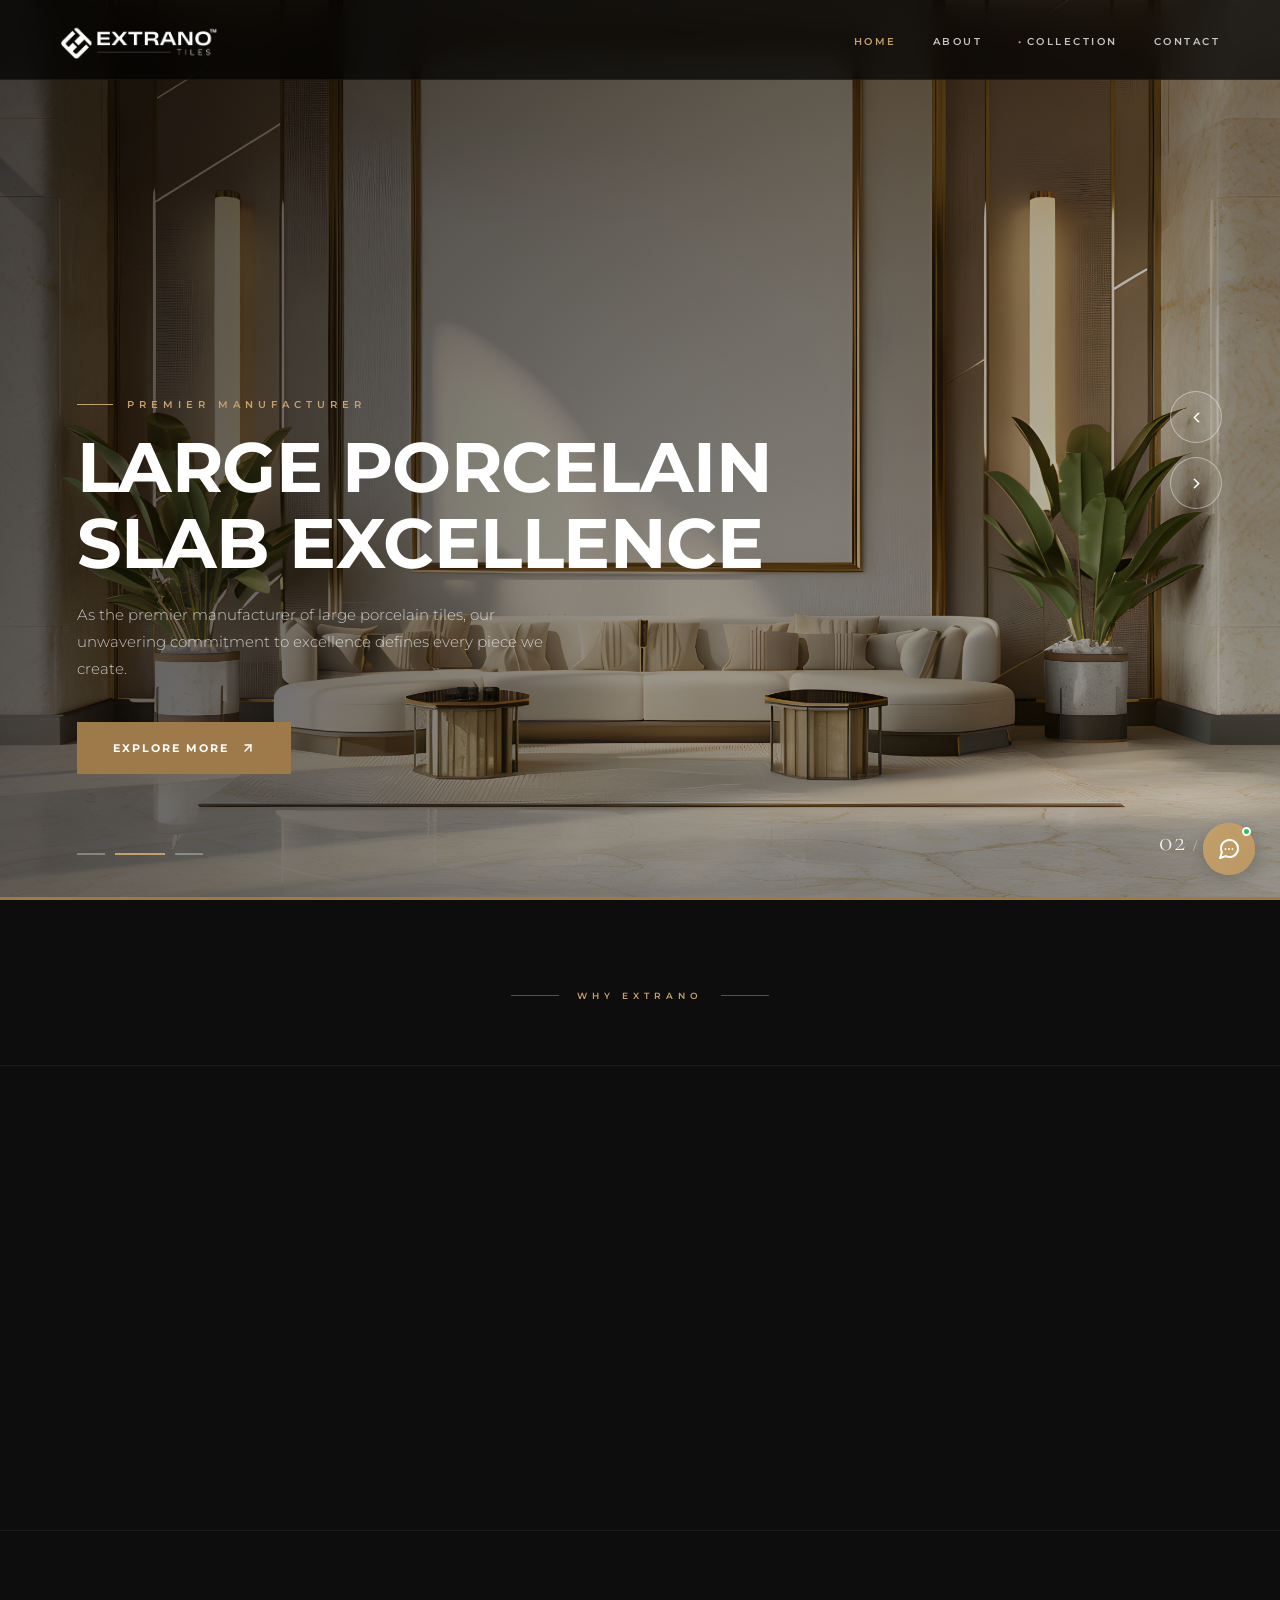
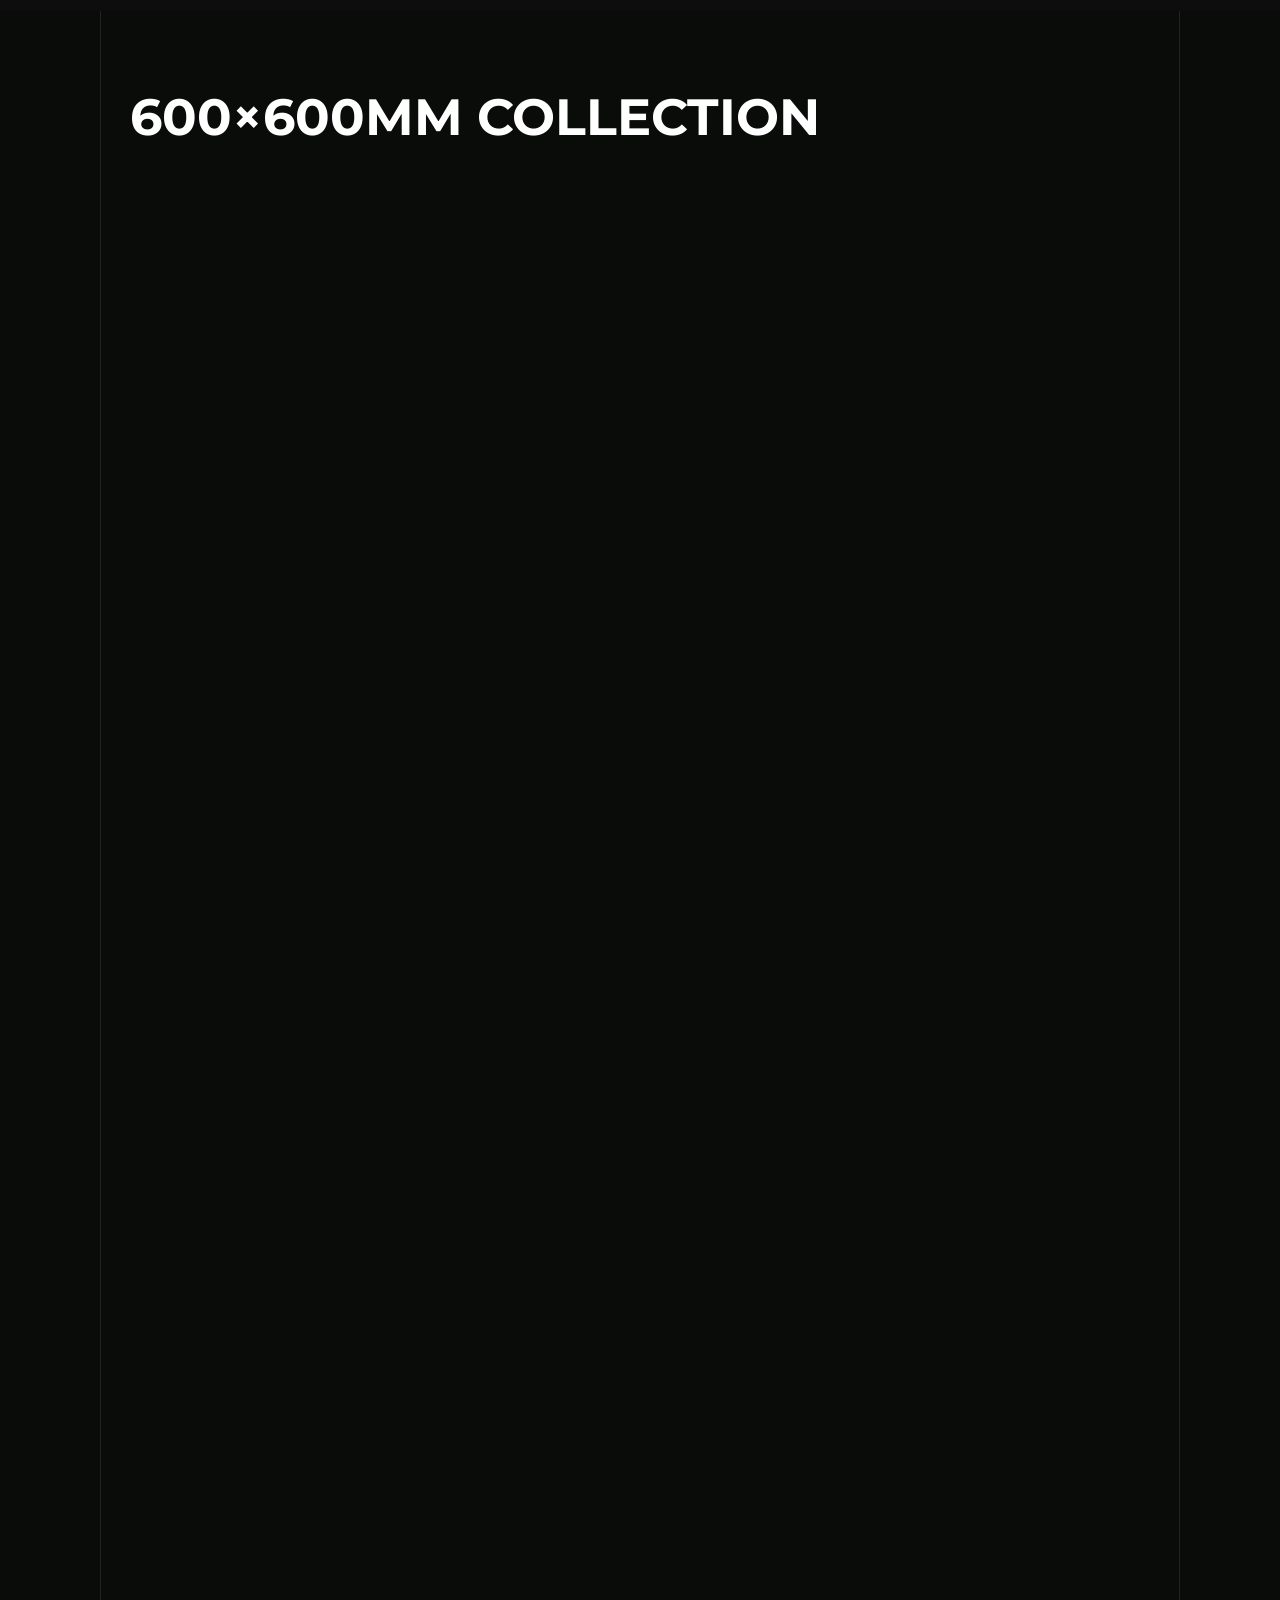
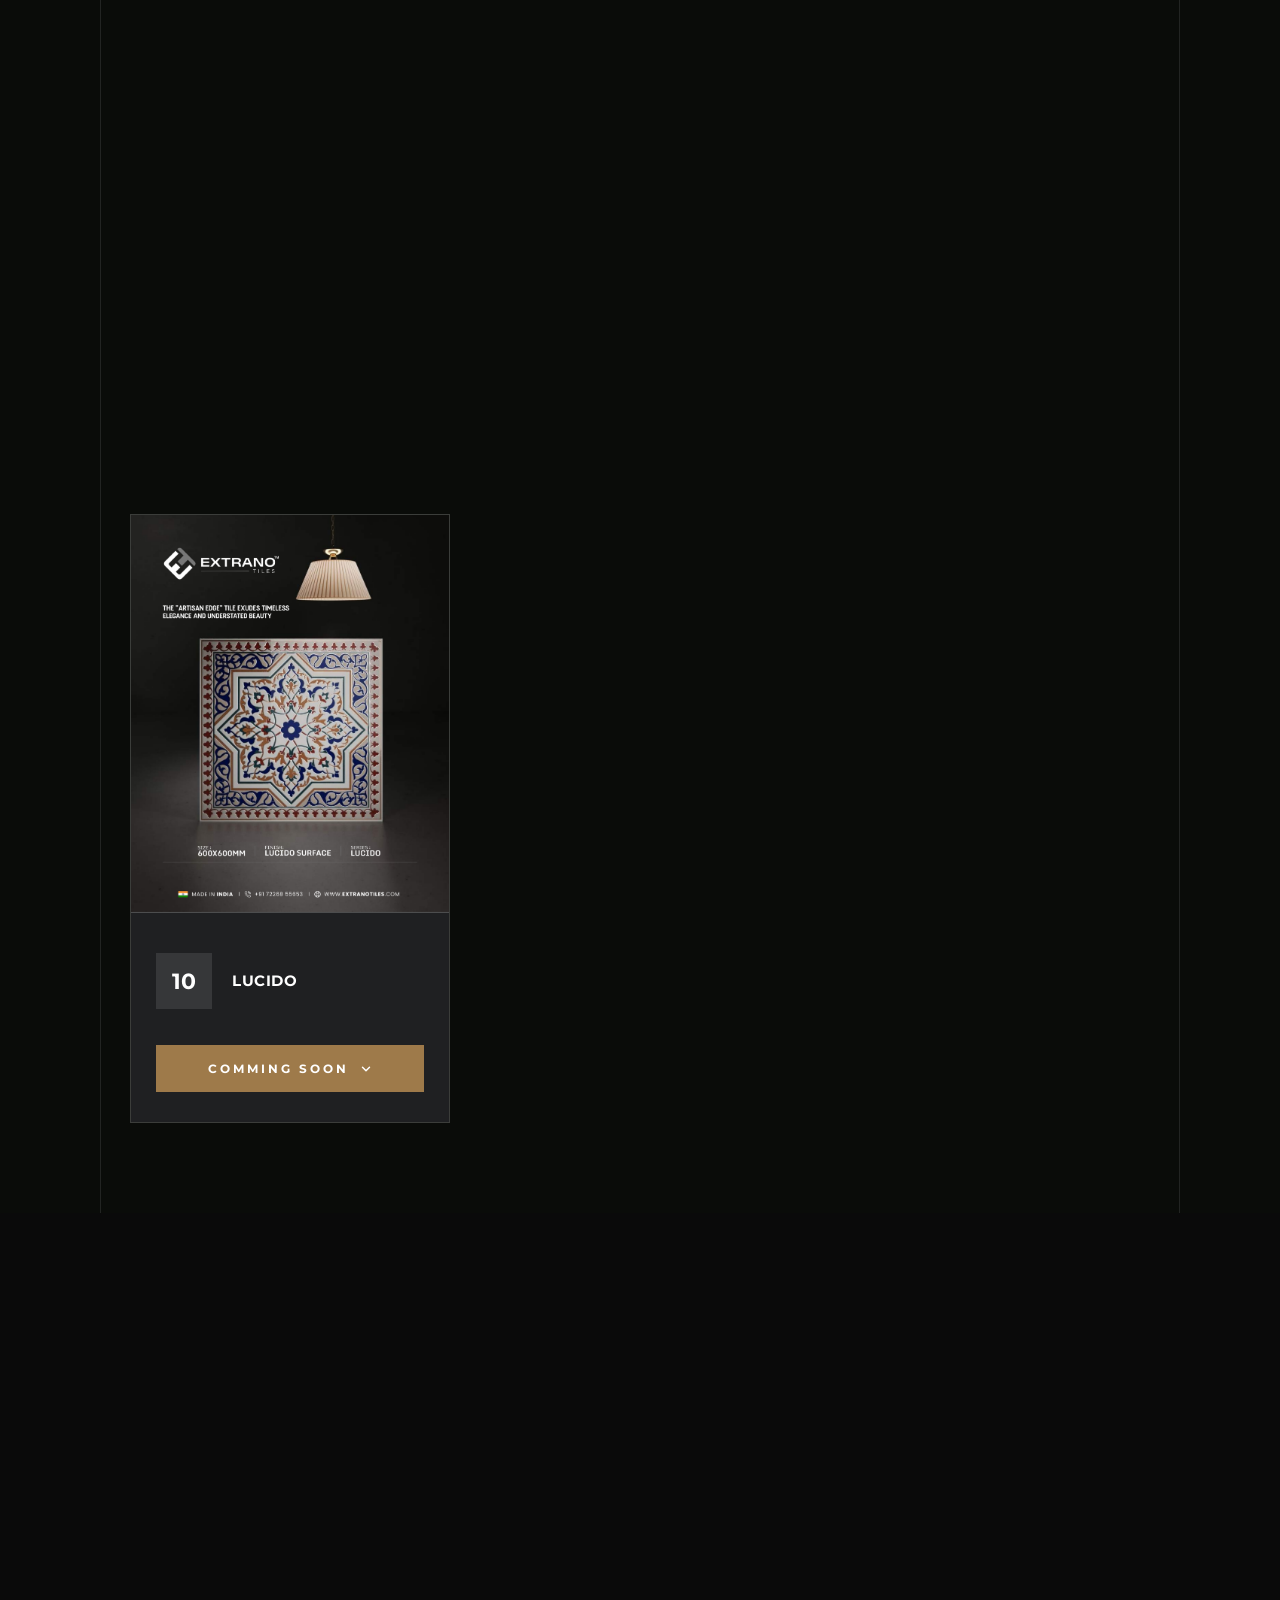
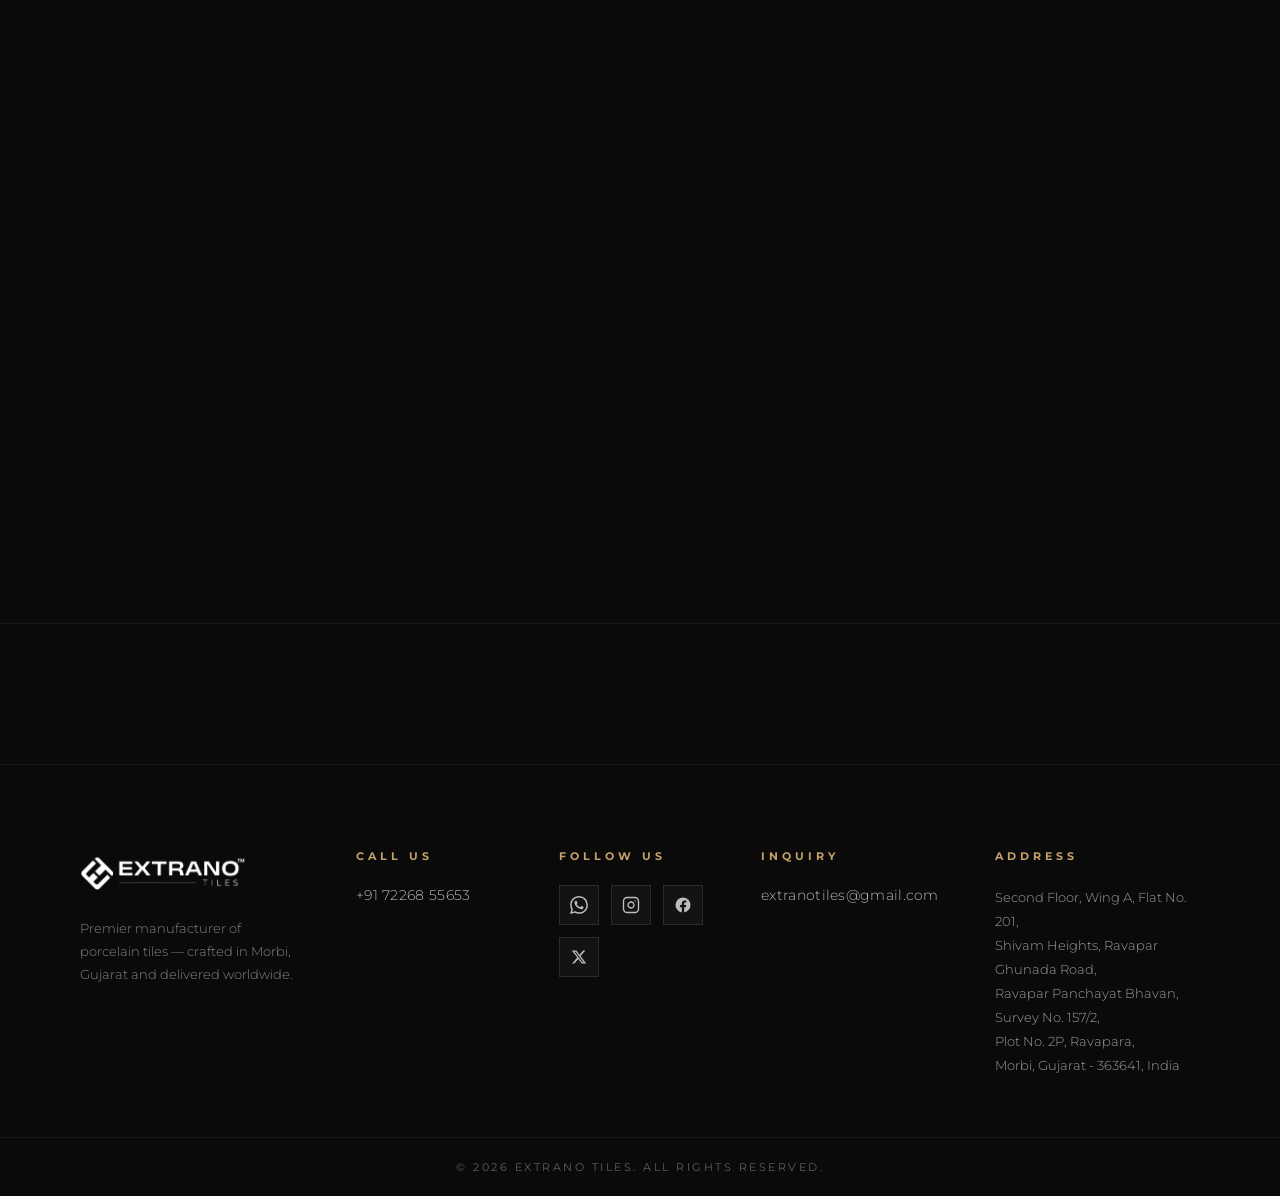
<file: index.html>
<!DOCTYPE html>
<html lang="en">

<head>
  <meta charset="UTF-8" />
  <meta name="viewport" content="width=device-width, initial-scale=1.0" />
  <title>Extrano Tiles - Premier Manufacturer of Large porcelain tiles</title>
  <meta name="description" content="Discover the epitome of elegance with Extrano Tiles's custom porcelain tiles." />

  <link rel="preconnect" href="https://fonts.googleapis.com">
  <link rel="preconnect" href="https://fonts.gstatic.com" crossorigin>
  <link
    href="https://fonts.googleapis.com/css2?family=Cormorant+Garamond:ital,wght@0,300;0,400;1,300&family=Montserrat:wght@300;400;600;700&display=swap"
    rel="stylesheet">
  <link rel="stylesheet" href="https://cdnjs.cloudflare.com/ajax/libs/OwlCarousel2/2.3.4/assets/owl.carousel.min.css" />

  <link rel="stylesheet" href="assets/css/home.css">
  <link rel="stylesheet" href="assets/css/widget.css">
  
  <!-- Scripts -->
  <script src="assets/js/jquery/3.7.1/jquery.min.js"></script>
  <script src="assets/js/OwlCarousel2/2.3.4/owl.carousel.min.js"></script>
  <script src="assets/js/home.js"></script>
</head>

<body>

  <!-- ╔═══════════════════════════════════════════════╗
       ║  GLOBAL OVERLAYS  (outside site-wrap)         ║
       ╚═══════════════════════════════════════════════╝ -->

  <!-- Page-load logo intro loader (white overlay; logo clone appended via JS) -->
  <div id="logo-loader" aria-hidden="true"></div>

  <!-- Background geometry canvas — grid + spider-web, sits behind everything -->
  <canvas id="bg-canvas" aria-hidden="true"></canvas>

  <!-- Mobile menu overlay -->
  <div id="mobile-menu" aria-hidden="true">
    <button class="close-btn" onclick="closeMobile()" aria-label="Close menu">&times;</button>
    <a href="index.html" class="active">Home</a>
    <a href="about.html">About</a>
    <div class="mm-group">
      <button type="button" class="mm-trigger" aria-expanded="false">
        Collection
        <svg class="mm-chevron" width="14" height="14" viewBox="0 0 24 24" fill="none"
          stroke="currentColor" stroke-width="2.5" stroke-linecap="round" stroke-linejoin="round">
          <polyline points="6 9 12 15 18 9"/>
        </svg>
      </button>
      <div class="mm-sub">
        <a href="collection-600x600.html">600×600mm</a>
      </div>
    </div>
    <a href="contact.html">Contact</a>
  </div>


  <!-- ╔═══════════════════════════════════════════════╗
       ║  #site-wrap — master wrapper                 ║
       ╚═══════════════════════════════════════════════╝ -->
  <div id="site-wrap">

    <!-- ┌─────────────────────────────────────────────┐
         │  #site-header  (fixed navbar)               │
         └─────────────────────────────────────────────┘ -->
    <header id="site-header">

      <!-- Logo -->
      <a href="index.html" class="nav-logo">
        <img src="assets/images/logo.png" alt="Extrano Tiles" class="nav-logo-img"/>
      </a>

      <!-- Nav links -->
      <ul class="nav-links">
        <li class="active"><a href="index.html">Home</a></li>
        <li><a href="about.html">About</a></li>
        <li class="has-drop">
          <a>Collection</a>
          <div class="drop-panel">
            <a href="collection-600x600.html">600×600mm</a>
          </div>
        </li>
        <li><a href="contact.html">Contact</a></li>
      </ul>

      <!-- Hamburger (mobile) -->
      <button class="hamburger" id="ham" onclick="openMobile()" aria-label="Open menu" aria-expanded="false"
        aria-controls="mobile-menu">
        <span></span><span></span><span></span>
      </button>

    </header>
    <!-- / #site-header -->


    <!-- ┌─────────────────────────────────────────────┐
         │  #site-main — all page sections             │
         └─────────────────────────────────────────────┘ -->
    <main id="site-main">

      <!-- ══════════════════════════════════════════
           SECTION 1 — Hero Slider
      ══════════════════════════════════════════ -->
      <section id="section-hero">

        <!-- OWL Carousel -->
        <div class="owl-carousel" id="heroCarousel">

          <!-- Slide 1 -->
          <div class="slider-item">
            <div class="slide-bg" style="background-image:url('assets/images/AdobeStock_1089606293.jpeg')">
            </div>
            <div class="slide-body">
              <p class="slide-kicker">We Craft</p>
              <h2 class="slide-title">Tiles That Speak<br>To Your Senses</h2>
              <p class="slide-desc">Discover the timeless allure of porcelain tiles that elevate every space with
                enduring beauty and sophisticated craftsmanship.</p>
              <div class="slide-btn-box">
                <a href="about.html" class="slide-cta">
                  Explore More
                  <svg width="14" height="14" viewBox="0 0 24 24" fill="none" stroke="currentColor" stroke-width="2.5"
                    stroke-linecap="round">
                    <line x1="7" y1="17" x2="17" y2="7" />
                    <polyline points="7 7 17 7 17 17" />
                  </svg>
                </a>
              </div>
            </div>
          </div>

          <!-- Slide 2 -->
          <div class="slider-item">
            <div class="slide-bg"
              style="background-image:url('assets/images/AdobeStock_868586827.jpeg')"></div>
            <div class="slide-body">
              <p class="slide-kicker">Premier Manufacturer</p>
              <h2 class="slide-title">Large Porcelain<br>Slab Excellence</h2>
              <p class="slide-desc">As the premier manufacturer of large porcelain tiles, our unwavering commitment
                to excellence defines every piece we create.</p>
              <div class="slide-btn-box">
                <a href="about.html" class="slide-cta">
                  Explore More
                  <svg width="14" height="14" viewBox="0 0 24 24" fill="none" stroke="currentColor" stroke-width="2.5"
                    stroke-linecap="round">
                    <line x1="7" y1="17" x2="17" y2="7" />
                    <polyline points="7 7 17 7 17 17" />
                  </svg>
                </a>
              </div>
            </div>
          </div>

          <!-- Slide 3 -->
          <div class="slider-item">
            <div class="slide-bg" style="background-image:url('assets/images/AdobeStock_1037385307.jpeg')">
            </div>
            <div class="slide-body">
              <p class="slide-kicker">Innovation & Artistry</p>
              <h2 class="slide-title">Cutting-Edge<br>Ceramic Technology</h2>
              <p class="slide-desc">Where innovation meets artistry — CONTINUA+, SACMI kilns, and Durst printing
                machines combine to redefine elegance and quality.</p>
              <div class="slide-btn-box">
                <a href="about.html" class="slide-cta">
                  Explore More
                  <svg width="14" height="14" viewBox="0 0 24 24" fill="none" stroke="currentColor" stroke-width="2.5"
                    stroke-linecap="round">
                    <line x1="7" y1="17" x2="17" y2="7" />
                    <polyline points="7 7 17 7 17 17" />
                  </svg>
                </a>
              </div>
            </div>
          </div>

        </div>
        <!-- / OWL Carousel -->

        <!-- Slide counter -->
        <div class="slider-counter">
          <span class="cur" id="curNum">01</span>
          <span>/</span>
          <span>03</span>
        </div>

        <!-- Progress bar -->
        <div class="slider-progress-wrap">
          <div class="slider-progress-bar" id="progressBar"></div>
        </div>

      </section>
      <!-- / #section-hero -->


      <!-- ══════════════════════════════════════════
           SECTION 2 — (Add next section here)
           Example: Who We Are, Collection, etc.
      ══════════════════════════════════════════ -->
      <section id="section-about" class="site-section feat-section">

        <!-- Optional top label — matches kicker style from hero -->
        <div class="feat-eyebrow">
          <span class="feat-eyebrow-line"></span>
          Why Extrano
          <span class="feat-eyebrow-line"></span>
        </div>

        <!-- 3-column grid -->
        <div class="feat-grid">

          <!-- Card 1: Designs -->
          <div class="feat-card">
            <div class="feat-icon-wrap">
              <svg width="64" height="64" viewBox="0 0 64 64" fill="none" stroke="#9e7a4a" stroke-width="1.2"
                stroke-linecap="round" stroke-linejoin="round">
                <circle cx="32" cy="22" r="10" />
                <path d="M32 12 L32 4" />
                <path d="M22 22 L6 50 M42 22 L58 50" />
                <path d="M14 44 L50 44" />
                <path d="M10 50 L54 50" />
              </svg>
            </div>
            <h3 class="feat-title">Designs</h3>
            <p class="feat-body">
              Elevate your spaces with designs that blend timeless elegance and contemporary sophistication. Crafted
              using cutting-edge technology, our surfaces mirror the beauty of natural materials while delivering
              durability, low maintenance, and superior performance.
            </p>
            <div class="feat-ornament">
              <span class="feat-line"></span>
              <span class="feat-dot"></span>
              <span class="feat-line"></span>
            </div>
          </div>

          <!-- Card 2: Hues -->
          <div class="feat-card">
            <div class="feat-icon-wrap">
              <svg width="64" height="64" viewBox="0 0 64 64" fill="none" stroke="#9e7a4a" stroke-width="1.2"
                stroke-linecap="round" stroke-linejoin="round">
                <path
                  d="M32 8 C18 8 8 18 8 32 C8 46 18 56 32 56 C39 56 40 50 40 46 C40 42 41 40 44 40 L56 40 C56 40 56 32 56 32 C56 18 46 8 32 8 Z" />
                <circle cx="22" cy="26" r="3" fill="#9e7a4a" />
                <circle cx="34" cy="18" r="3" fill="#9e7a4a" />
                <circle cx="46" cy="28" r="3" fill="#9e7a4a" />
                <circle cx="22" cy="38" r="3" fill="#9e7a4a" />
              </svg>
            </div>
            <h3 class="feat-title">Hues</h3>
            <p class="feat-body">
              A thoughtfully curated color palette forms the foundation of memorable spaces. From subtle neutrals to
              bold hues, our color-stable surfaces retain their vibrancy over time, resisting fading from light and
              everyday use while complementing any design style.
            </p>
            <div class="feat-ornament">
              <span class="feat-line"></span>
              <span class="feat-dot"></span>
              <span class="feat-line"></span>
            </div>
          </div>

          <!-- Card 3: Durability -->
          <div class="feat-card">
            <div class="feat-icon-wrap">
              <svg width="64" height="64" viewBox="0 0 64 64" fill="none" stroke="#9e7a4a" stroke-width="1.2"
                stroke-linecap="round" stroke-linejoin="round">
                <path d="M32 6 L54 16 L54 34 C54 46 44 56 32 58 C20 56 10 46 10 34 L10 16 Z" />
                <polyline points="22,32 29,39 42,26" />
              </svg>
            </div>
            <h3 class="feat-title">Durability</h3>
            <p class="feat-body">
              Engineered for contemporary lifestyles, our surfaces combine durability with elegance. Tested against
              scratches, stains, moisture, and impact, they ensure lasting performance while maintaining their refined
              appearance over time.
            </p>
            <div class="feat-ornament">
              <span class="feat-line"></span>
              <span class="feat-dot"></span>
              <span class="feat-line"></span>
            </div>
          </div>

        </div>
      </section>

      <!-- ══════════════════════════════════════════
           SECTION 3 — CATALOGUE / DOWNLOADS
      ══════════════════════════════════════════ -->
      <section id="section-collection" class="site-section cat-section">

        <!-- Side border lines -->
        <div class="cat-border-left"></div>
        <div class="cat-border-right"></div>

        <div class="cat-inner">

          <!-- ════ 600×600MM Collection ════ -->
          <div class="cat-group">
            <h2 class="cat-group-title">600×600MM Collection</h2>
            <div class="cat-grid">

              <div class="blog-one__single">
                <div class="blog-one__img">
                  <img src="assets/images/1_600x600.jpeg"
                    alt="Golden Lake" loading="lazy" />
                </div>
                <div class="blog-one__content">
                  <div class="blog-one__date-and-title-box">
                    <div class="blog-one__date">
                      <h3>1</h3>
                    </div>
                    <div class="blog-one__title-box">
                      <h3 class="blog-one__title">
                        <a href="assets/documents/MATT GOLDENLAKE SERIES-2.pdf"
                          target="_blank">Golden Lake</a>
                      </h3>
                    </div>
                  </div>
                  <div class="blog-one__btn-box">
                    <a href="assets/documents/MATT GOLDENLAKE SERIES-2.pdf"
                      class="blog-one__btn" download>
                      Download
                      <svg width="14" height="14" viewBox="0 0 24 24" fill="none" stroke="currentColor"
                        stroke-width="2.5" stroke-linecap="round" stroke-linejoin="round">
                        <polyline points="6 9 12 15 18 9" />
                      </svg>
                    </a>
                  </div>
                </div>
              </div>

              

              <div class="blog-one__single">
                <div class="blog-one__img">
                  <img src="assets/images/3_600x600.jpeg"
                    alt="Rustic Mercury" loading="lazy" />
                </div>
                <div class="blog-one__content">
                  <div class="blog-one__date-and-title-box">
                    <div class="blog-one__date">
                      <h3>2</h3>
                    </div>
                    <div class="blog-one__title-box">
                      <h3 class="blog-one__title">
                        <a href="assets/documents/RUSTIC MERCURY PUNCH SERIES.pdf"
                          target="_blank">Rustic Mercury</a>
                      </h3>
                    </div>
                  </div>
                  <div class="blog-one__btn-box">
                    <a href="assets/documents/RUSTIC MERCURY PUNCH SERIES.pdf"
                      class="blog-one__btn" download>
                      Download
                      <svg width="14" height="14" viewBox="0 0 24 24" fill="none" stroke="currentColor"
                        stroke-width="2.5" stroke-linecap="round" stroke-linejoin="round">
                        <polyline points="6 9 12 15 18 9" />
                      </svg>
                    </a>
                  </div>
                </div>
              </div>

              <div class="blog-one__single">
                <div class="blog-one__img">
                  <img src="assets/images/4_600x600.jpeg"
                    alt="Terrazo" loading="lazy" />
                </div>
                <div class="blog-one__content">
                  <div class="blog-one__date-and-title-box">
                    <div class="blog-one__date">
                      <h3>3</h3>
                    </div>
                    <div class="blog-one__title-box">
                      <h3 class="blog-one__title">
                        <a href="assets/documents/MATT TERRAZO SERIES-Copy.pdf"
                          target="_blank">Terrazo</a>
                      </h3>
                    </div>
                  </div>
                  <div class="blog-one__btn-box">
                    <a href="assets/documents/MATT TERRAZO SERIES-Copy.pdf"
                      class="blog-one__btn" download>
                      Download
                      <svg width="14" height="14" viewBox="0 0 24 24" fill="none" stroke="currentColor"
                        stroke-width="2.5" stroke-linecap="round" stroke-linejoin="round">
                        <polyline points="6 9 12 15 18 9" />
                      </svg>
                    </a>
                  </div>
                </div>
              </div>

              

              <div class="blog-one__single">
                <div class="blog-one__img">
                  <img src="assets/images/6_600x600.jpeg"
                    alt="Candy Sugar" loading="lazy" />
                </div>
                <div class="blog-one__content">
                  <div class="blog-one__date-and-title-box">
                    <div class="blog-one__date">
                      <h3>4</h3>
                    </div>
                    <div class="blog-one__title-box">
                      <h3 class="blog-one__title">
                        <a href="assets/documents/CANDY SUGAR_compressed.pdf"
                          target="_blank">Candy Sugar</a>
                      </h3>
                    </div>
                  </div>
                  <div class="blog-one__btn-box">
                    <a href="assets/documents/CANDY SUGAR_compressed.pdf"
                      class="blog-one__btn" download>
                      Download
                      <svg width="14" height="14" viewBox="0 0 24 24" fill="none" stroke="currentColor"
                        stroke-width="2.5" stroke-linecap="round" stroke-linejoin="round">
                        <polyline points="6 9 12 15 18 9" />
                      </svg>
                    </a>
                  </div>
                </div>
              </div>

              <div class="blog-one__single">
                <div class="blog-one__img">
                  <img src="assets/images/7_600x600.jpeg"
                    alt="Galicha" loading="lazy" />
                </div>
                <div class="blog-one__content">
                  <div class="blog-one__date-and-title-box">
                    <div class="blog-one__date">
                      <h3>5</h3>
                    </div>
                    <div class="blog-one__title-box">
                      <h3 class="blog-one__title">
                        <a href="assets/documents/MATT GALICHA SERIES.pdf"
                          target="_blank">Galicha</a>
                      </h3>
                    </div>
                  </div>
                  <div class="blog-one__btn-box">
                    <a href="assets/documents/MATT GALICHA SERIES.pdf"
                      class="blog-one__btn" download>
                      Download
                      <svg width="14" height="14" viewBox="0 0 24 24" fill="none" stroke="currentColor"
                        stroke-width="2.5" stroke-linecap="round" stroke-linejoin="round">
                        <polyline points="6 9 12 15 18 9" />
                      </svg>
                    </a>
                  </div>
                </div>
              </div>

              

              <div class="blog-one__single">
                <div class="blog-one__img">
                  <img src="assets/images/9_600x600.jpeg"
                    alt="Moroccan" loading="lazy" />
                </div>
                <div class="blog-one__content">
                  <div class="blog-one__date-and-title-box">
                    <div class="blog-one__date">
                      <h3>6</h3>
                    </div>
                    <div class="blog-one__title-box">
                      <h3 class="blog-one__title">
                        <a href="assets/documents/PUNCH MOROCCAN.pdf"
                          target="_blank">Moroccan</a>
                      </h3>
                    </div>
                  </div>
                  <div class="blog-one__btn-box">
                    <a href="assets/documents/PUNCH MOROCCAN.pdf"
                      class="blog-one__btn" download>
                      Download
                      <svg width="14" height="14" viewBox="0 0 24 24" fill="none" stroke="currentColor"
                        stroke-width="2.5" stroke-linecap="round" stroke-linejoin="round">
                        <polyline points="6 9 12 15 18 9" />
                      </svg>
                    </a>
                  </div>
                </div>
              </div>

              <div class="blog-one__single">
                <div class="blog-one__img">
                  <img src="assets/images/10_600x600.jpeg"
                    alt="Cool Roof" loading="lazy" />
                </div>
                <div class="blog-one__content">
                  <div class="blog-one__date-and-title-box">
                    <div class="blog-one__date">
                      <h3>7</h3>
                    </div>
                    <div class="blog-one__title-box">
                      <h3 class="blog-one__title">
                        <a href="assets/documents/MATT CONCEPT SERIES.pdf"
                          target="_blank">Cool Roof</a>
                      </h3>
                    </div>
                  </div>
                  <div class="blog-one__btn-box">
                    <a href="assets/documents/MATT CONCEPT SERIES.pdf"
                      class="blog-one__btn" download>
                      Download
                      <svg width="14" height="14" viewBox="0 0 24 24" fill="none" stroke="currentColor"
                        stroke-width="2.5" stroke-linecap="round" stroke-linejoin="round">
                        <polyline points="6 9 12 15 18 9" />
                      </svg>
                    </a>
                  </div>
                </div>
              </div>

              <div class="blog-one__single">
                <div class="blog-one__img">
                  <img src="assets/images/2_600x600.jpeg"
                    alt="Dura Stone" loading="lazy" />
                </div>
                <div class="blog-one__content">
                  <div class="blog-one__date-and-title-box">
                    <div class="blog-one__date">
                      <h3>8</h3>
                    </div>
                    <div class="blog-one__title-box">
                      <h3 class="blog-one__title">
                        <a target="_blank">Dura Stone</a>
                      </h3>
                    </div>
                  </div>
                  <div class="blog-one__btn-box">
                    <a class="blog-one__btn" download>
                      comming soon
                      <svg width="14" height="14" viewBox="0 0 24 24" fill="none" stroke="currentColor"
                        stroke-width="2.5" stroke-linecap="round" stroke-linejoin="round">
                        <polyline points="6 9 12 15 18 9" />
                      </svg>
                    </a>
                  </div>
                </div>
              </div>

              <div class="blog-one__single">
                <div class="blog-one__img">
                  <img src="assets/images/8_600x600.jpeg"
                    alt="Kitkat Series" loading="lazy" />
                </div>
                <div class="blog-one__content">
                  <div class="blog-one__date-and-title-box">
                    <div class="blog-one__date">
                      <h3>9</h3>
                    </div>
                    <div class="blog-one__title-box">
                      <h3 class="blog-one__title">
                        <a target="_blank">Kitkat Series</a>
                      </h3>
                    </div>
                  </div>
                  <div class="blog-one__btn-box">
                    <a
                      class="blog-one__btn" download>
                      Comming Soon
                      <svg width="14" height="14" viewBox="0 0 24 24" fill="none" stroke="currentColor"
                        stroke-width="2.5" stroke-linecap="round" stroke-linejoin="round">
                        <polyline points="6 9 12 15 18 9" />
                      </svg>
                    </a>
                  </div>
                </div>
              </div>

              <div class="blog-one__single">
                <div class="blog-one__img">
                  <img src="assets/images/5_600x600.jpeg"
                    alt="Lucido" loading="lazy" />
                </div>
                <div class="blog-one__content">
                  <div class="blog-one__date-and-title-box">
                    <div class="blog-one__date">
                      <h3>10</h3>
                    </div>
                    <div class="blog-one__title-box">
                      <h3 class="blog-one__title">
                        <a target="_blank">Lucido</a>
                      </h3>
                    </div>
                  </div>
                  <div class="blog-one__btn-box">
                    <a class="blog-one__btn" download>
                      Comming Soon
                      <svg width="14" height="14" viewBox="0 0 24 24" fill="none" stroke="currentColor"
                        stroke-width="2.5" stroke-linecap="round" stroke-linejoin="round">
                        <polyline points="6 9 12 15 18 9" />
                      </svg>
                    </a>
                  </div>
                </div>
              </div>

            </div>
          </div>

          <!-- ════ 400×400MM Collection ════ -->
          <!-- <div class="cat-group">
            <h2 class="cat-group-title">400×400MM Collection</h2>
            <div class="cat-grid">

              <div class="blog-one__single">
                <div class="blog-one__img">
                  <img src="https://ldecorporcelano.com/website/adminproduct/catalogues/1753186432.jpg"
                    alt="Harmony Series" loading="lazy" />
                </div>
                <div class="blog-one__content">
                  <div class="blog-one__date-and-title-box">
                    <div class="blog-one__date">
                      <h3>1</h3>
                    </div>
                    <div class="blog-one__title-box">
                      <h3 class="blog-one__title">
                        <a href="https://ldecorporcelano.com/website/adminproduct/catalogues/1753186432.pdf"
                          target="_blank">Harmony Series</a>
                      </h3>
                    </div>
                  </div>
                  <div class="blog-one__btn-box">
                    <a href="https://ldecorporcelano.com/website/adminproduct/catalogues/1753186432.pdf"
                      class="blog-one__btn" download>
                      Download
                      <svg width="14" height="14" viewBox="0 0 24 24" fill="none" stroke="currentColor"
                        stroke-width="2.5" stroke-linecap="round" stroke-linejoin="round">
                        <polyline points="6 9 12 15 18 9" />
                      </svg>
                    </a>
                  </div>
                </div>
              </div>

              <div class="blog-one__single">
                <div class="blog-one__img">
                  <img src="https://ldecorporcelano.com/website/adminproduct/catalogues/1753186453.jpg"
                    alt="Homescape Series" loading="lazy" />
                </div>
                <div class="blog-one__content">
                  <div class="blog-one__date-and-title-box">
                    <div class="blog-one__date">
                      <h3>2</h3>
                    </div>
                    <div class="blog-one__title-box">
                      <h3 class="blog-one__title">
                        <a href="https://ldecorporcelano.com/website/adminproduct/catalogues/1753186453.pdf"
                          target="_blank">Homescape Series</a>
                      </h3>
                    </div>
                  </div>
                  <div class="blog-one__btn-box">
                    <a href="https://ldecorporcelano.com/website/adminproduct/catalogues/1753186453.pdf"
                      class="blog-one__btn" download>
                      Download
                      <svg width="14" height="14" viewBox="0 0 24 24" fill="none" stroke="currentColor"
                        stroke-width="2.5" stroke-linecap="round" stroke-linejoin="round">
                        <polyline points="6 9 12 15 18 9" />
                      </svg>
                    </a>
                  </div>
                </div>
              </div>

              <div class="blog-one__single">
                <div class="blog-one__img">
                  <img src="https://ldecorporcelano.com/website/adminproduct/catalogues/1753186471.jpg"
                    alt="Indimito Series" loading="lazy" />
                </div>
                <div class="blog-one__content">
                  <div class="blog-one__date-and-title-box">
                    <div class="blog-one__date">
                      <h3>3</h3>
                    </div>
                    <div class="blog-one__title-box">
                      <h3 class="blog-one__title">
                        <a href="https://ldecorporcelano.com/website/adminproduct/catalogues/1753186471.pdf"
                          target="_blank">Indimito Series</a>
                      </h3>
                    </div>
                  </div>
                  <div class="blog-one__btn-box">
                    <a href="https://ldecorporcelano.com/website/adminproduct/catalogues/1753186471.pdf"
                      class="blog-one__btn" download>
                      Download
                      <svg width="14" height="14" viewBox="0 0 24 24" fill="none" stroke="currentColor"
                        stroke-width="2.5" stroke-linecap="round" stroke-linejoin="round">
                        <polyline points="6 9 12 15 18 9" />
                      </svg>
                    </a>
                  </div>
                </div>
              </div>

              <div class="blog-one__single">
                <div class="blog-one__img">
                  <img src="https://ldecorporcelano.com/website/adminproduct/catalogues/1753186489.jpg"
                    alt="Keynotes Series" loading="lazy" />
                </div>
                <div class="blog-one__content">
                  <div class="blog-one__date-and-title-box">
                    <div class="blog-one__date">
                      <h3>4</h3>
                    </div>
                    <div class="blog-one__title-box">
                      <h3 class="blog-one__title">
                        <a href="https://ldecorporcelano.com/website/adminproduct/catalogues/1753186489.pdf"
                          target="_blank">Keynotes Series</a>
                      </h3>
                    </div>
                  </div>
                  <div class="blog-one__btn-box">
                    <a href="https://ldecorporcelano.com/website/adminproduct/catalogues/1753186489.pdf"
                      class="blog-one__btn" download>
                      Download
                      <svg width="14" height="14" viewBox="0 0 24 24" fill="none" stroke="currentColor"
                        stroke-width="2.5" stroke-linecap="round" stroke-linejoin="round">
                        <polyline points="6 9 12 15 18 9" />
                      </svg>
                    </a>
                  </div>
                </div>
              </div>

              <div class="blog-one__single">
                <div class="blog-one__img">
                  <img src="https://ldecorporcelano.com/website/adminproduct/catalogues/1753186507.jpg"
                    alt="Nunance Series" loading="lazy" />
                </div>
                <div class="blog-one__content">
                  <div class="blog-one__date-and-title-box">
                    <div class="blog-one__date">
                      <h3>5</h3>
                    </div>
                    <div class="blog-one__title-box">
                      <h3 class="blog-one__title">
                        <a href="https://ldecorporcelano.com/website/adminproduct/catalogues/1753186507.pdf"
                          target="_blank">Nunance Series</a>
                      </h3>
                    </div>
                  </div>
                  <div class="blog-one__btn-box">
                    <a href="https://ldecorporcelano.com/website/adminproduct/catalogues/1753186507.pdf"
                      class="blog-one__btn" download>
                      Download
                      <svg width="14" height="14" viewBox="0 0 24 24" fill="none" stroke="currentColor"
                        stroke-width="2.5" stroke-linecap="round" stroke-linejoin="round">
                        <polyline points="6 9 12 15 18 9" />
                      </svg>
                    </a>
                  </div>
                </div>
              </div>

              <div class="blog-one__single">
                <div class="blog-one__img">
                  <img src="https://ldecorporcelano.com/website/adminproduct/catalogues/1753186528.jpg"
                    alt="Planeto Series" loading="lazy" />
                </div>
                <div class="blog-one__content">
                  <div class="blog-one__date-and-title-box">
                    <div class="blog-one__date">
                      <h3>6</h3>
                    </div>
                    <div class="blog-one__title-box">
                      <h3 class="blog-one__title">
                        <a href="https://ldecorporcelano.com/website/adminproduct/catalogues/1753186528.pdf"
                          target="_blank">Planeto Series</a>
                      </h3>
                    </div>
                  </div>
                  <div class="blog-one__btn-box">
                    <a href="https://ldecorporcelano.com/website/adminproduct/catalogues/1753186528.pdf"
                      class="blog-one__btn" download>
                      Download
                      <svg width="14" height="14" viewBox="0 0 24 24" fill="none" stroke="currentColor"
                        stroke-width="2.5" stroke-linecap="round" stroke-linejoin="round">
                        <polyline points="6 9 12 15 18 9" />
                      </svg>
                    </a>
                  </div>
                </div>
              </div>

            </div>
          </div> -->

        </div><!-- /cat-inner -->
      </section>
      <!-- / #section-collection -->

      <!-- ══════════════════════════════════════════
           SECTION 4 — ABOUT US
      ══════════════════════════════════════════ -->
      <section id="section-technology" class="site-section about-section">

        <div class="about-inner">

          <!-- Left: text -->
          <div class="about-left">

            <p class="about-eyebrow">About Extrano Tiles</p>

            <h2 class="about-heading">
              Crafting Surfaces<br>
              <em>That Define Spaces</em>
            </h2>

            <p class="about-body">
              At Extrano Tiles, we blend meticulous research, boundless creativity, and
              precision engineering to craft porcelain tiles that elevate both indoor
              and outdoor spaces to new heights of sophistication.
            </p>
            <p class="about-body">
              As a premier manufacturer based in Morbi, Gujarat, our distinctive color palettes,
              textural innovations, and dimensional depth emerge from rigorous aesthetic exploration
              and cutting-edge ceramic technology — creating solutions perfectly attuned to
              modern living.
            </p>

            <div class="about-divider"></div>

            <a href="about.html" class="about-cta">
              Explore More
              <svg width="14" height="14" viewBox="0 0 24 24" fill="none" stroke="currentColor" stroke-width="2.5"
                stroke-linecap="round">
                <line x1="7" y1="17" x2="17" y2="7" />
                <polyline points="7 7 17 7 17 17" />
              </svg>
            </a>

          </div>

          <!-- Right: image -->
          <div class="about-right">
            <div class="about-img-wrap">
              <img src="assets/images/plant.jpeg"
                alt="Extrano Tiles — Crafting Excellence" loading="lazy" />
            </div>
          </div>

        </div>

        <!-- Stat counters -->
        <div class="about-stats">

          <div class="about-stat">
            <div class="about-stat-num">
              <span class="count-num" data-target="15">0</span><span>+ Yrs</span>
            </div>
            <p class="about-stat-label">Years of Experience</p>
          </div>

          <div class="about-stat">
            <div class="about-stat-num">
              <span class="count-num" data-target="3200">0</span><span>+</span>
            </div>
            <p class="about-stat-label">Tile Designs</p>
          </div>

          <div class="about-stat">
            <div class="about-stat-num">
              <span class="count-num" data-target="30">0</span><span>+ Countries</span>
            </div>
            <p class="about-stat-label">Global Exports</p>
          </div>

          <div class="about-stat">
            <div class="about-stat-num">
              <span class="count-num" data-target="10000">0</span><span>+</span>
            </div>
            <p class="about-stat-label">Projects Completed</p>
          </div>

        </div>

      </section>
      <!-- / #section-technology -->

    </main>
    <!-- / #site-main -->


    <!-- ┌─────────────────────────────────────────────┐
         │  #site-footer                               │
         └─────────────────────────────────────────────┘ -->
    <footer id="site-footer">
      <div class="footer-inner">

        <!-- Brand -->
        <div class="footer-brand">
          <a href="index.html" class="footer-logo" aria-label="Extrano Tiles home">
            <img src="assets/images/logo.png" alt="Extrano Tiles"/>
          </a>
          <p class="footer-tagline">
            Premier manufacturer of porcelain tiles &mdash;
            crafted in Morbi, Gujarat and delivered worldwide.
          </p>
        </div>

        <!-- Call Us -->
        <div class="footer-col">
          <h4 class="footer-heading">Call Us</h4>
          <ul class="footer-list">
            <li><a href="tel:+917226855653">+91 72268 55653</a></li>
          </ul>
        </div>

        <!-- Follow Us -->
        <div class="footer-col">
          <h4 class="footer-heading">Follow Us</h4>
          <ul class="footer-social">
            <li>
              <a href="https://wa.me/7226855653" target="_blank" rel="noopener noreferrer" aria-label="WhatsApp">
                <svg viewBox="0 0 24 24" width="18" height="18" fill="currentColor" aria-hidden="true">
                  <path d="M17.472 14.382c-.297-.149-1.758-.867-2.03-.967-.273-.099-.471-.148-.67.15-.197.297-.767.966-.94 1.164-.173.198-.347.223-.644.074-.297-.149-1.255-.462-2.39-1.475-.883-.788-1.48-1.761-1.653-2.058-.173-.298-.018-.458.13-.606.134-.133.297-.347.446-.52.149-.174.198-.298.298-.497.099-.198.05-.372-.025-.52-.075-.149-.669-1.612-.916-2.207-.242-.579-.487-.5-.669-.51-.173-.008-.372-.01-.57-.01-.198 0-.52.074-.792.372-.272.297-1.04 1.015-1.04 2.479 0 1.462 1.065 2.875 1.213 3.074.149.198 2.096 3.2 5.077 4.487.709.306 1.263.488 1.694.625.712.227 1.36.195 1.871.118.571-.085 1.758-.719 2.006-1.413.247-.694.247-1.289.173-1.413-.074-.124-.272-.198-.57-.347M12.05 21.785a9.86 9.86 0 0 1-5.022-1.378l-.36-.214-3.74.981.998-3.648-.235-.374a9.86 9.86 0 0 1-1.51-5.26c.002-5.45 4.437-9.884 9.888-9.884 2.64 0 5.122 1.03 6.988 2.898a9.825 9.825 0 0 1 2.893 6.992c-.003 5.45-4.437 9.884-9.885 9.884m8.413-18.297A11.815 11.815 0 0 0 12.05 0C5.495 0 .16 5.335.157 11.892c0 2.096.547 4.142 1.588 5.945L.057 24l6.305-1.654a11.882 11.882 0 0 0 5.683 1.448h.005c6.554 0 11.89-5.335 11.893-11.893a11.821 11.821 0 0 0-3.48-8.413"/>
                </svg>
              </a>
            </li>
            <li>
              <a href="https://www.instagram.com/extranotiles?igsh=MWxhMGgwM295OGNsag%3D%3D" target="_blank" rel="noopener noreferrer" aria-label="Instagram">
                <svg viewBox="0 0 24 24" width="18" height="18" fill="none" stroke="currentColor" stroke-width="1.8" stroke-linecap="round" stroke-linejoin="round" aria-hidden="true">
                  <rect x="2" y="2" width="20" height="20" rx="5" ry="5"/>
                  <path d="M16 11.37A4 4 0 1 1 12.63 8 4 4 0 0 1 16 11.37"/>
                  <line x1="17.5" y1="6.5" x2="17.51" y2="6.5"/>
                </svg>
              </a>
            </li>
            <li>
              <a href="https://www.facebook.com/share/1EFcHT2ivU/?mibextid=wwXIfr" target="_blank" rel="noopener noreferrer" aria-label="Facebook">
                <svg viewBox="0 0 24 24" width="18" height="18" fill="currentColor" aria-hidden="true">
                  <path d="M22 12a10 10 0 1 0-11.563 9.879v-6.988h-2.54V12h2.54V9.797c0-2.506 1.492-3.89 3.777-3.89 1.094 0 2.238.195 2.238.195v2.46h-1.26c-1.243 0-1.63.771-1.63 1.562V12h2.773l-.443 2.891h-2.33v6.988A10.002 10.002 0 0 0 22 12"/>
                </svg>
              </a>
            </li>
            <li>
              <a href="https://x.com/extranotiles" target="_blank" rel="noopener noreferrer" aria-label="X (Twitter)">
                <svg viewBox="0 0 24 24" width="16" height="16" fill="currentColor" aria-hidden="true">
                  <path d="M18.244 2.25h3.308l-7.227 8.26 8.502 11.24H16.17l-5.214-6.817L4.99 21.75H1.68l7.73-8.835L1.254 2.25H8.08l4.713 6.231zm-1.161 17.52h1.833L7.084 4.126H5.117z"/>
                </svg>
              </a>
            </li>
          </ul>
        </div>

        <!-- Inquiry -->
        <div class="footer-col">
          <h4 class="footer-heading">Inquiry</h4>
          <ul class="footer-list">
            <li><a href="mailto:extranotiles@gmail.com">extranotiles@gmail.com</a></li>
          </ul>
        </div>

        <!-- Address -->
        <div class="footer-col">
          <h4 class="footer-heading">Address</h4>
          <address class="footer-address">
            Second Floor, Wing A, Flat No. 201,<br>
            Shivam Heights, Ravapar Ghunada Road,<br>
            Ravapar Panchayat Bhavan, Survey No. 157/2,<br>
            Plot No. 2P, Ravapara,<br>
            Morbi, Gujarat - 363641, India
          </address>
        </div>

      </div>

      <div class="footer-bottom">
        <p>&copy; 2026 Extrano Tiles. All rights reserved.</p>
      </div>
    </footer>
    <!-- / #site-footer -->


  </div>
  <!-- / #site-wrap -->

  <!-- ┌─────────────────────────────────────────────┐
       │  FLOATING CONTACT WIDGET                    │
       └─────────────────────────────────────────────┘ -->
  <link rel="stylesheet" href="assets/css/widget.css">
  <script src="assets/js/widget.js" defer></script>

</body>

</html>
</file>
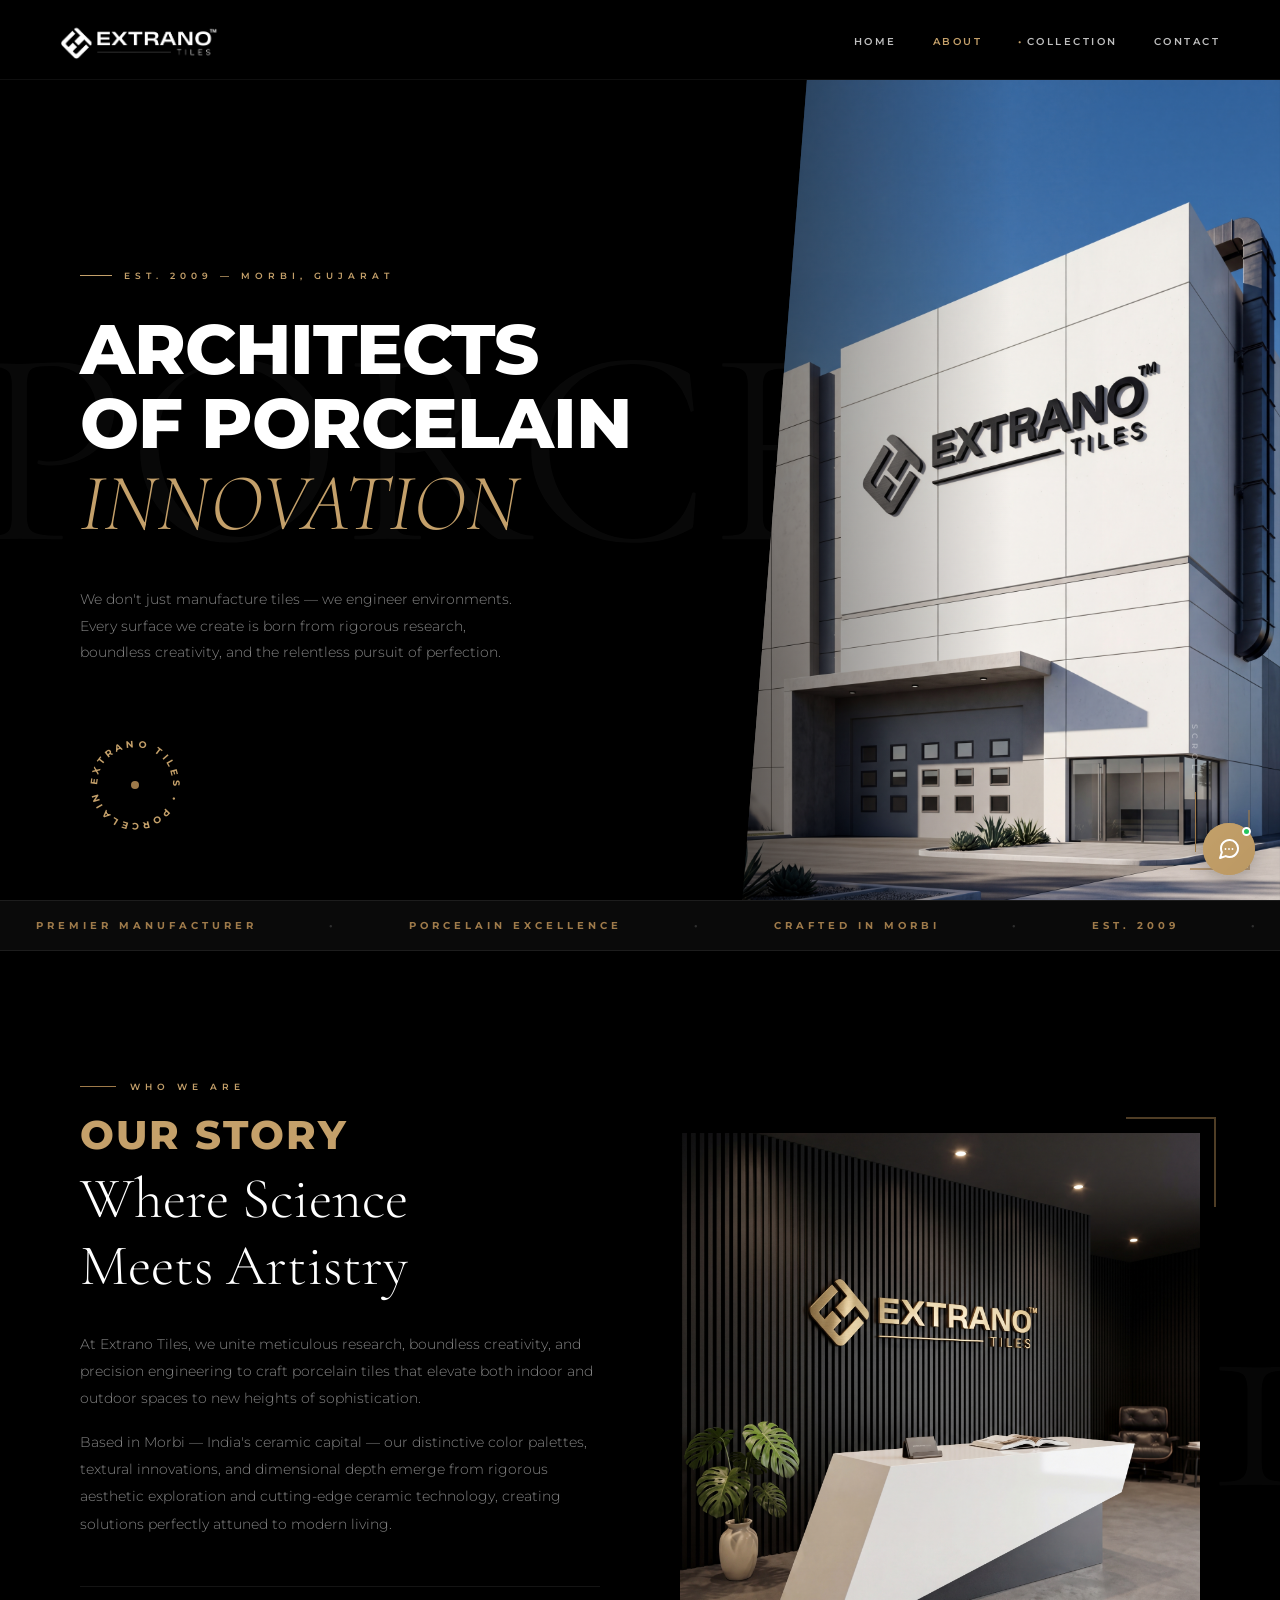
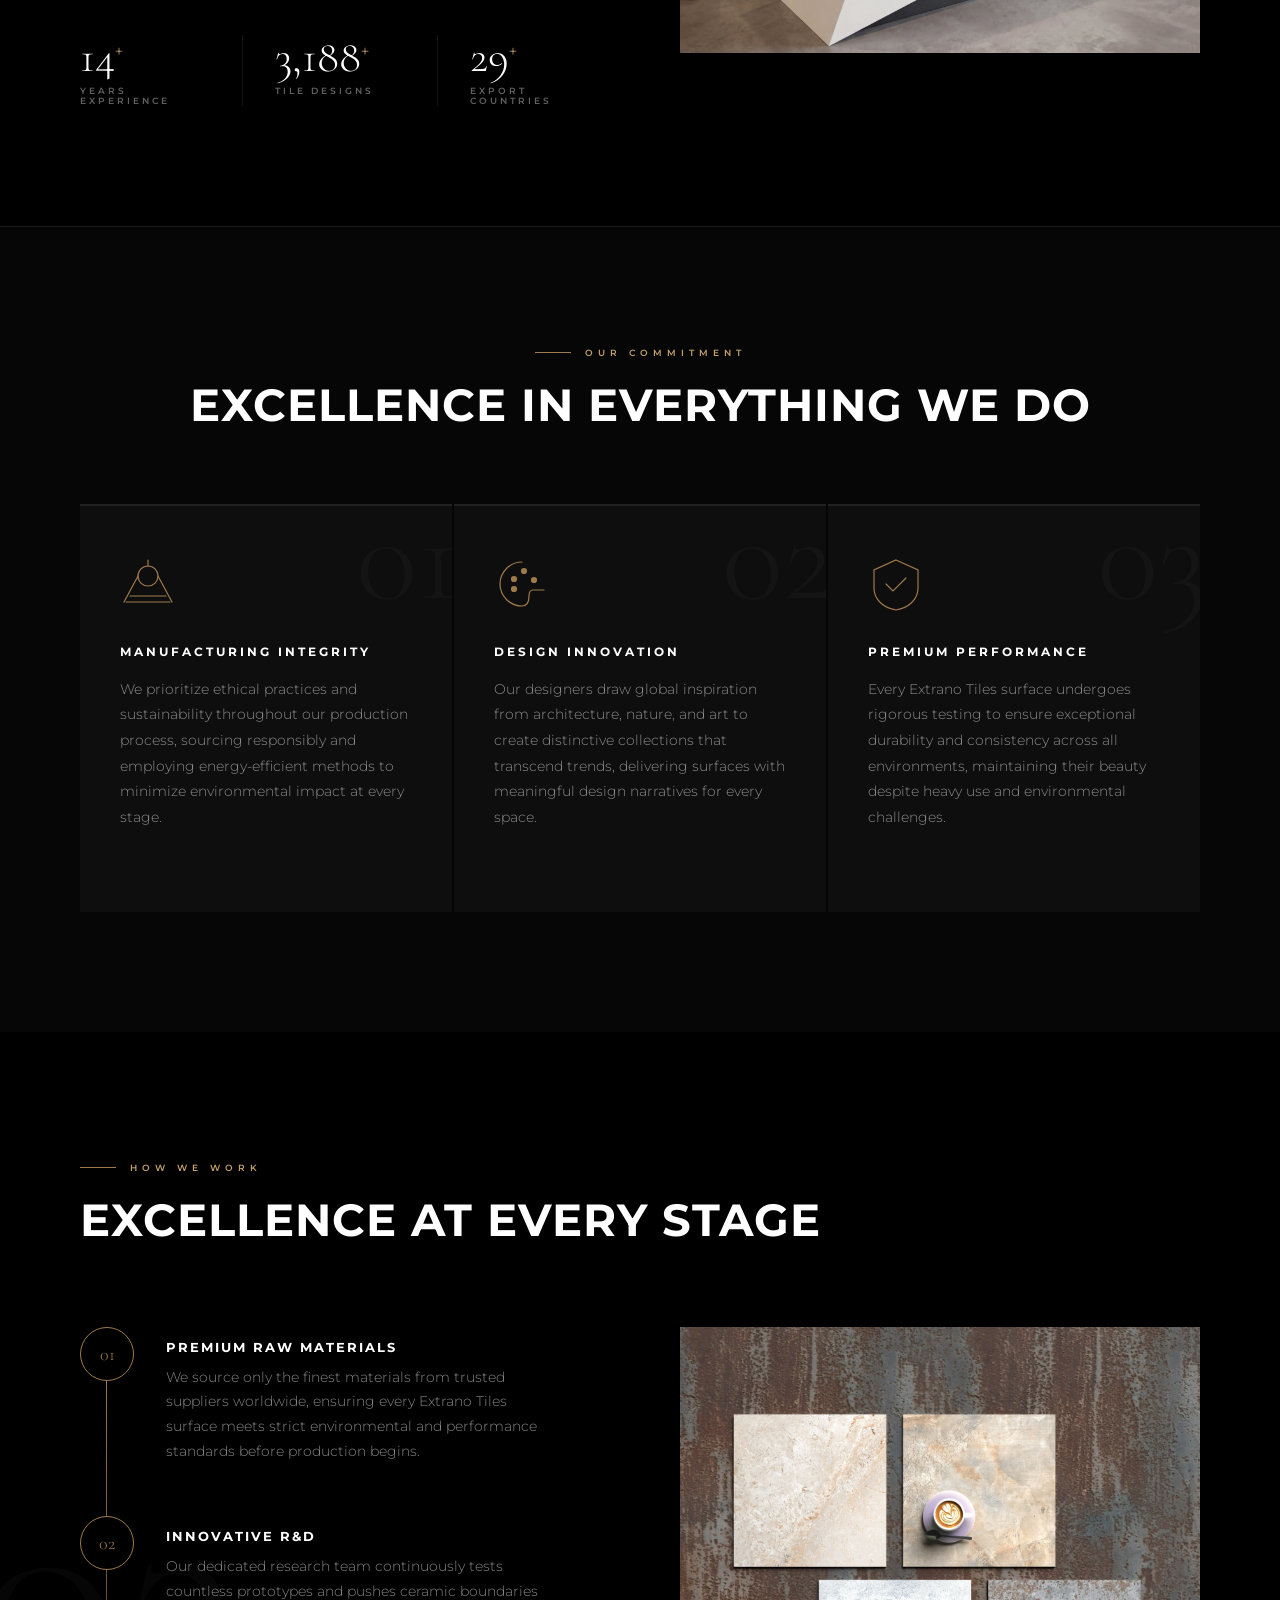
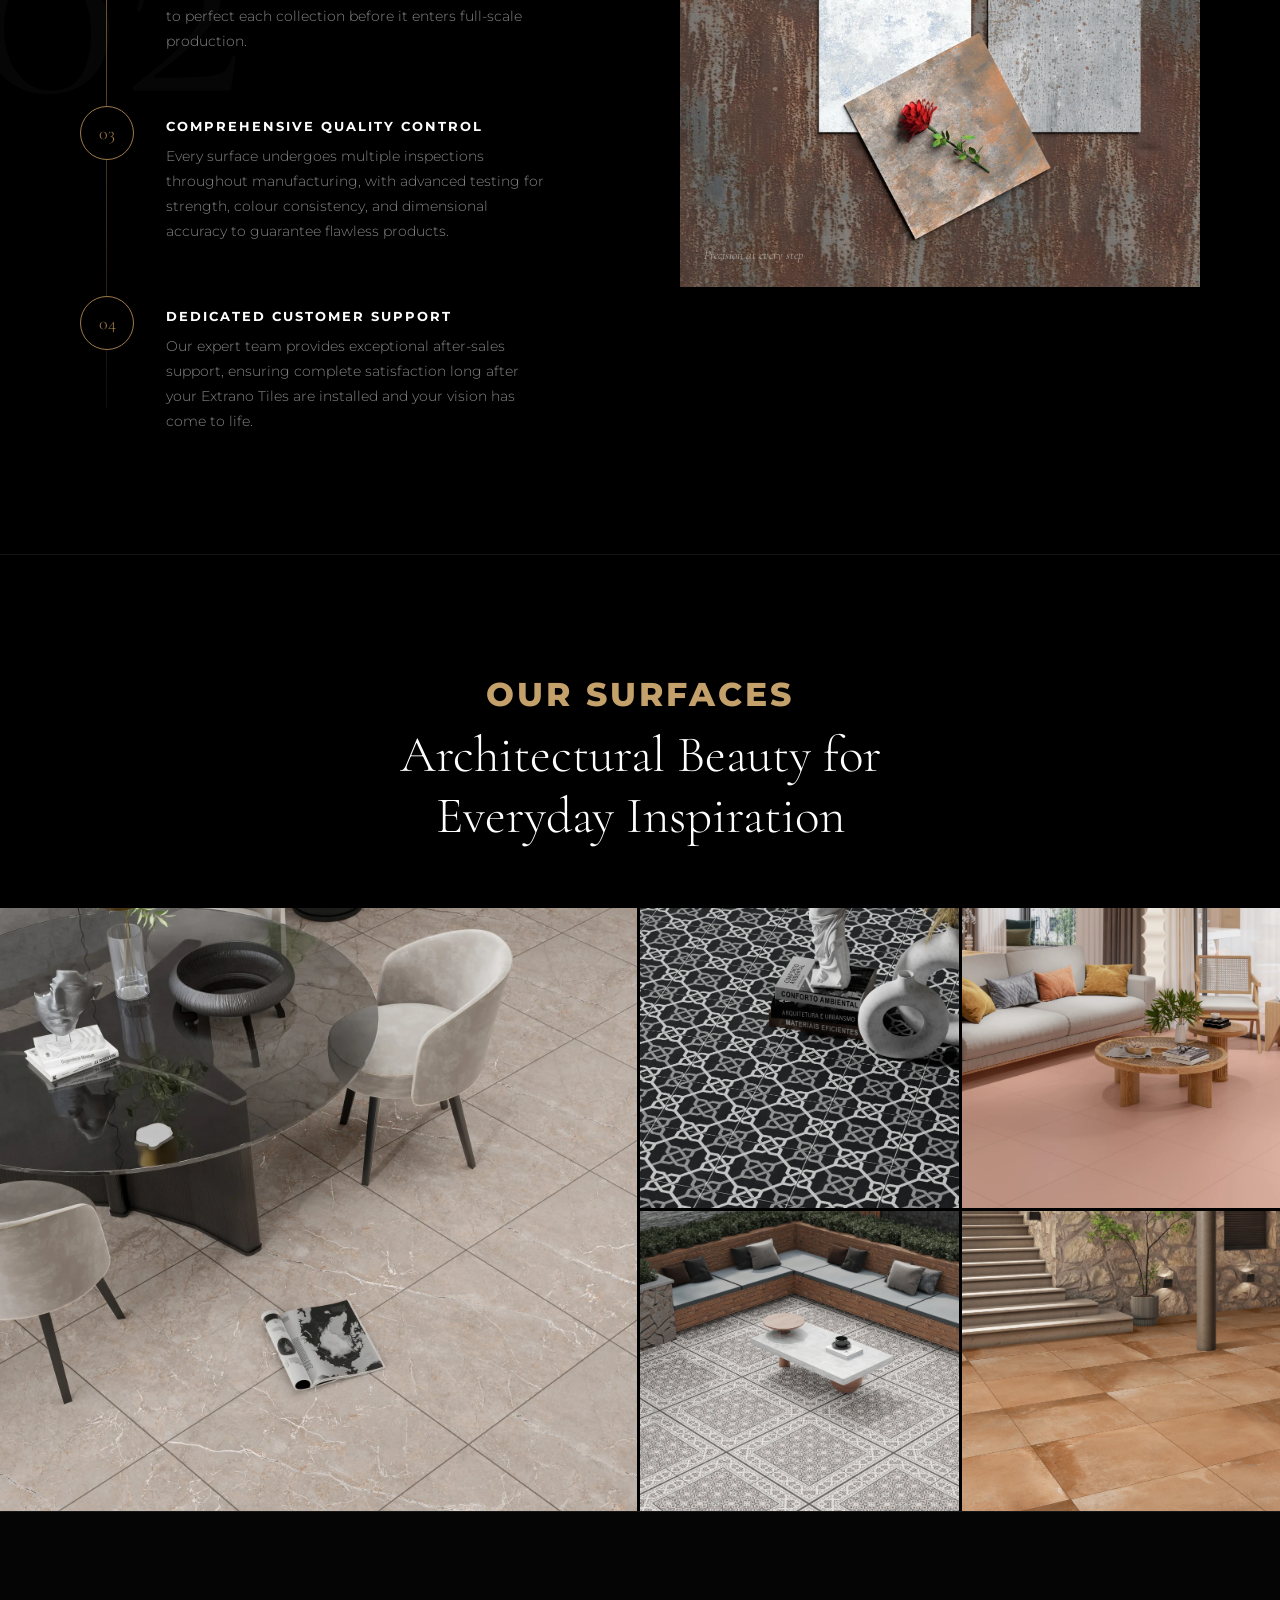
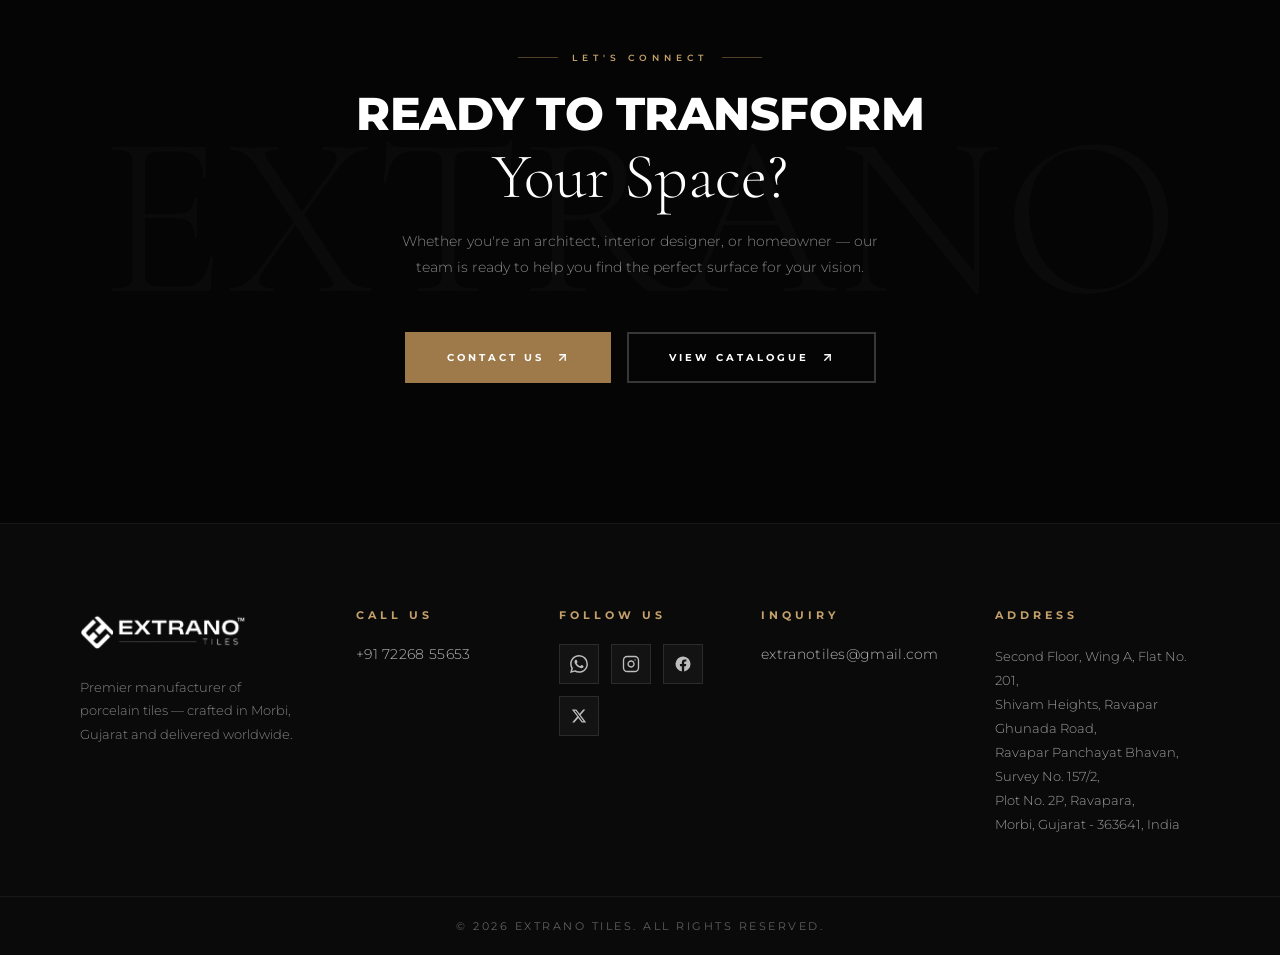
<file: about.html>
<!DOCTYPE html>
<html lang="en">
<head>
  <meta charset="UTF-8"/>
  <meta name="viewport" content="width=device-width, initial-scale=1.0"/>
  <title>About Us — Extrano Tiles</title>
  <meta name="description" content="The architects of porcelain innovation. Crafted in Morbi, Gujarat."/>

  <link rel="preconnect" href="https://fonts.googleapis.com">
  <link rel="preconnect" href="https://fonts.gstatic.com" crossorigin>
  <link href="https://fonts.googleapis.com/css2?family=Cormorant+Garamond:ital,wght@0,300;0,400;0,600;1,300;1,400&family=Montserrat:wght@300;400;600;700;800&display=swap" rel="stylesheet">

  <link rel="stylesheet" href="assets/css/about.css">
  <link rel="stylesheet" href="assets/css/widget.css">
</head>
<body>

<!-- ─── NAV ──────────────────────────────────────────── -->
<nav>
  <a href="index.html" class="nav-logo">
    <img src="assets/images/logo.png" alt="Extrano Tiles" class="nav-logo-img"/>
  </a>
  <ul class="nav-links">
    <li><a href="index.html">Home</a></li>
    <li><a href="about.html" class="active">About</a></li>
    <li class="has-drop">
      <a>Collection</a>
      <div class="drop-panel">
        <a href="collection-600x600.html">600×600mm</a>
      </div>
    </li>
    <li><a href="contact.html">Contact</a></li>
  </ul>

  <button class="hamburger" id="hamburger" aria-label="Open menu" aria-expanded="false" aria-controls="mobile-menu">
    <span></span><span></span><span></span>
  </button>
</nav>

<!-- ─── MOBILE MENU OVERLAY ──────────────────────────── -->
<div id="mobile-menu" aria-hidden="true">
  <button class="mm-close" id="mm-close" aria-label="Close menu">&times;</button>
  <a href="index.html">Home</a>
  <a href="about.html" class="active">About</a>
  <div class="mm-group">
    <button type="button" class="mm-trigger" aria-expanded="false">
      Collection
      <svg class="mm-chevron" width="14" height="14" viewBox="0 0 24 24" fill="none"
        stroke="currentColor" stroke-width="2.5" stroke-linecap="round" stroke-linejoin="round">
        <polyline points="6 9 12 15 18 9"/>
      </svg>
    </button>
    <div class="mm-sub">
      <a href="collection-600x600.html">600×600mm</a>
    </div>
  </div>
  <a href="contact.html">Contact</a>
</div>


<!-- ─── HERO ──────────────────────────────────────────── -->
<section id="hero">

  <span class="hero-ghost">PORCELAIN</span>

  <div class="hero-left">
    <p class="hero-tag">Est. 2009 — Morbi, Gujarat</p>
    <h1 class="hero-h1">
      Architects<br>of Porcelain
      <em>Innovation</em>
    </h1>
    <p class="hero-desc">
      We don't just manufacture tiles — we engineer environments.
      Every surface we create is born from rigorous research,
      boundless creativity, and the relentless pursuit of perfection.
    </p>
    <!-- <a href="#who" class="hero-cta">
      Discover Our Story
      <svg width="14" height="14" viewBox="0 0 24 24" fill="none" stroke="currentColor" stroke-width="2.5" stroke-linecap="round">
        <line x1="7" y1="17" x2="17" y2="7"/><polyline points="7 7 17 7 17 17"/>
      </svg>
    </a> -->
  </div>

  <!-- Spinning badge -->
  <div class="hero-badge">
    <svg viewBox="0 0 110 110" width="110" height="110">
      <defs>
        <path id="circle-path" d="M 55,55 m -38,0 a 38,38 0 1,1 76,0 a 38,38 0 1,1 -76,0"/>
      </defs>
      <text fill="#c4a06a" font-size="9.5" font-family="Montserrat,sans-serif" font-weight="700" letter-spacing="3.2">
        <textPath href="#circle-path">EXTRANO TILES • PORCELAIN EXCELLENCE • </textPath>
      </text>
    </svg>
    <div class="hero-badge-dot"></div>
  </div>

  <!-- Scroll indicator -->
  <div class="scroll-line"><span>Scroll</span></div>

  <div class="hero-right">
    <img src="assets/images/plant.jpeg"
         alt="Extrano Tiles Showroom" loading="eager"/>
  </div>

</section>


<!-- ─── MARQUEE ───────────────────────────────────────── -->
<div class="marquee-strip">
  <div class="marquee-track">
    <span>Premier Manufacturer</span><span class="sep">•</span>
    <span>Porcelain Excellence</span><span class="sep">•</span>
    <span>Crafted in Morbi</span><span class="sep">•</span>
    <span>Est. 2009</span><span class="sep">•</span>
    <span>30+ Countries</span><span class="sep">•</span>
    <span>3200+ Designs</span><span class="sep">•</span>
    <span>Premier Manufacturer</span><span class="sep">•</span>
    <span>Porcelain Excellence</span><span class="sep">•</span>
    <span>Crafted in Morbi</span><span class="sep">•</span>
    <span>Est. 2009</span><span class="sep">•</span>
    <span>30+ Countries</span><span class="sep">•</span>
    <span>3200+ Designs</span><span class="sep">•</span>
  </div>
</div>


<!-- ─── WHO WE ARE ────────────────────────────────────── -->
<section id="who">
  <span class="who-watermark">01</span>
  <div class="s-inner">

    <div class="who-grid">

      <!-- Left: text -->
      <div>
        <p class="s-eyebrow reveal from-left" style="--d:0ms">Who We Are</p>
        <h2 class="who-heading reveal from-left" style="--d:100ms">
          <strong>Our Story</strong>
          Where Science<br>Meets Artistry
        </h2>
        <p class="who-body reveal from-left" style="--d:200ms">
          At Extrano Tiles, we unite meticulous research, boundless creativity, and
          precision engineering to craft porcelain tiles that elevate both indoor
          and outdoor spaces to new heights of sophistication.
        </p>
        <p class="who-body reveal from-left" style="--d:300ms">
          Based in Morbi — India's ceramic capital — our distinctive color palettes,
          textural innovations, and dimensional depth emerge from rigorous aesthetic
          exploration and cutting-edge ceramic technology, creating solutions perfectly
          attuned to modern living.
        </p>

        <!-- Stat counters -->
        <div class="who-stats reveal" style="--d:400ms">
          <div class="who-stat">
            <p class="who-stat-n"><span class="c-num" data-t="15">0</span><sup>+</sup></p>
            <p class="who-stat-l">Years Experience</p>
          </div>
          <div class="who-stat">
            <p class="who-stat-n"><span class="c-num" data-t="3200">0</span><sup>+</sup></p>
            <p class="who-stat-l">Tile Designs</p>
          </div>
          <div class="who-stat">
            <p class="who-stat-n"><span class="c-num" data-t="30">0</span><sup>+</sup></p>
            <p class="who-stat-l">Export Countries</p>
          </div>
        </div>
      </div>

      <!-- Right: stacked images -->
      <div class="who-img-wrap reveal from-right" style="--d:150ms">
        <img class="who-img-main"
             src="assets/images/reception.jpeg"
             alt="Extrano Tiles — Craftsmanship"/>
        <!-- <img class="who-img-accent"
             src="assets/images/reception.jpeg"
             alt="Extrano Tiles Reception"/> -->
        <div class="who-gold-frame"></div>
      </div>

    </div>
  </div>
</section>


<!-- ─── COMMITMENT ────────────────────────────────────── -->
<section id="commitment">
  <div class="s-inner">
    <div class="commit-head reveal">
      <p class="s-eyebrow" style="justify-content:center">Our Commitment</p>
      <h2 class="commit-title">Excellence in Everything We Do</h2>
    </div>

    <div class="commit-grid">

      <div class="commit-card reveal" style="--d:0ms">
        <span class="commit-num">01</span>
        <svg class="commit-icon" viewBox="0 0 56 56" fill="none" stroke="#9e7a4a" stroke-width="1.2" stroke-linecap="round">
          <circle cx="28" cy="20" r="10"/>
          <path d="M28 10 L28 4 M18 20 L4 46 M38 20 L52 46"/>
          <line x1="10" y1="40" x2="46" y2="40"/>
          <line x1="6" y1="46" x2="50" y2="46"/>
        </svg>
        <h3 class="commit-card-title">Manufacturing Integrity</h3>
        <p class="commit-card-body">
          We prioritize ethical practices and sustainability throughout our production
          process, sourcing responsibly and employing energy-efficient methods to
          minimize environmental impact at every stage.
        </p>
        <div class="commit-card-bar"></div>
      </div>

      <div class="commit-card reveal" style="--d:120ms">
        <span class="commit-num">02</span>
        <svg class="commit-icon" viewBox="0 0 56 56" fill="none" stroke="#9e7a4a" stroke-width="1.2" stroke-linecap="round">
          <path d="M28 6 C16 6 6 16 6 28 C6 40 16 50 28 50 C34 50 35 44 35 40 C35 36 36 34 39 34 L50 34"/>
          <circle cx="20" cy="23" r="2.5" fill="#9e7a4a"/>
          <circle cx="30" cy="15" r="2.5" fill="#9e7a4a"/>
          <circle cx="40" cy="24" r="2.5" fill="#9e7a4a"/>
          <circle cx="20" cy="33" r="2.5" fill="#9e7a4a"/>
        </svg>
        <h3 class="commit-card-title">Design Innovation</h3>
        <p class="commit-card-body">
          Our designers draw global inspiration from architecture, nature, and art
          to create distinctive collections that transcend trends, delivering surfaces
          with meaningful design narratives for every space.
        </p>
        <div class="commit-card-bar"></div>
      </div>

      <div class="commit-card reveal" style="--d:240ms">
        <span class="commit-num">03</span>
        <svg class="commit-icon" viewBox="0 0 56 56" fill="none" stroke="#9e7a4a" stroke-width="1.2" stroke-linecap="round">
          <path d="M28 4 L50 14 L50 32 C50 44 40 52 28 54 C16 52 6 44 6 32 L6 14 Z"/>
          <polyline points="18,28 25,35 38,22"/>
        </svg>
        <h3 class="commit-card-title">Premium Performance</h3>
        <p class="commit-card-body">
          Every Extrano Tiles surface undergoes rigorous testing to ensure exceptional
          durability and consistency across all environments, maintaining their
          beauty despite heavy use and environmental challenges.
        </p>
        <div class="commit-card-bar"></div>
      </div>

    </div>
  </div>
</section>


<!-- ─── PROCESS ───────────────────────────────────────── -->
<section id="process">
  <span class="process-watermark">02</span>
  <div class="s-inner">

    <div class="process-head">
      <p class="s-eyebrow reveal from-left">How We Work</p>
      <h2 class="commit-title reveal from-left" style="--d:100ms">Excellence at Every Stage</h2>
    </div>

    <div class="process-grid">

      <!-- Steps -->
      <div class="process-steps">
        <div class="process-step reveal from-left" style="--d:0ms">
          <div class="step-dot">01</div>
          <div class="step-content">
            <h3 class="step-title">Premium Raw Materials</h3>
            <p class="step-body">We source only the finest materials from trusted suppliers worldwide, ensuring every Extrano Tiles surface meets strict environmental and performance standards before production begins.</p>
          </div>
        </div>
        <div class="process-step reveal from-left" style="--d:120ms">
          <div class="step-dot">02</div>
          <div class="step-content">
            <h3 class="step-title">Innovative R&amp;D</h3>
            <p class="step-body">Our dedicated research team continuously tests countless prototypes and pushes ceramic boundaries to perfect each collection before it enters full-scale production.</p>
          </div>
        </div>
        <div class="process-step reveal from-left" style="--d:240ms">
          <div class="step-dot">03</div>
          <div class="step-content">
            <h3 class="step-title">Comprehensive Quality Control</h3>
            <p class="step-body">Every surface undergoes multiple inspections throughout manufacturing, with advanced testing for strength, colour consistency, and dimensional accuracy to guarantee flawless products.</p>
          </div>
        </div>
        <div class="process-step reveal from-left" style="--d:360ms">
          <div class="step-dot">04</div>
          <div class="step-content">
            <h3 class="step-title">Dedicated Customer Support</h3>
            <p class="step-body">Our expert team provides exceptional after-sales support, ensuring complete satisfaction long after your Extrano Tiles are installed and your vision has come to life.</p>
          </div>
        </div>
      </div>

      <!-- Image -->
      <div class="process-img-wrap reveal from-right" style="--d:150ms">
        <img src="assets/images/aboutart.jpg"
             alt="Manufacturing excellence"/>
        <p class="process-img-caption">Precision at every step</p>
      </div>

    </div>
  </div>
</section>


<!-- ─── GALLERY ───────────────────────────────────────── -->
<section id="gallery">
  <div class="s-inner">
    <div class="gallery-head reveal">
      <h2 class="gallery-title">
        <strong>Our Surfaces</strong>
        Architectural Beauty for<br>Everyday Inspiration
      </h2>
    </div>
  </div>

  <div class="gallery-grid">
    <div class="gallery-item reveal" style="--d:0ms">
      <img src="assets/images/ELEGANTBEIGE.jpg" alt="Elegant Beige Marble Carving"/>
      <div class="gallery-overlay"><span class="gallery-name">Elegant Beige — Marble Carving</span></div>
    </div>
    <div class="gallery-item reveal" style="--d:100ms">
      <img src="assets/images/LATTICEBLACK.jpg" alt="Lattice Black"/>
      <div class="gallery-overlay"><span class="gallery-name">Lattice Black — Moroccan Punch</span></div>
    </div>
    <div class="gallery-item reveal" style="--d:200ms">
      <img src="assets/images/PASTELMAJENTA.jpg" alt="Pastel Magenta"/>
      <div class="gallery-overlay"><span class="gallery-name">Pastel Magenta — Pastel Series</span></div>
    </div>
    <div class="gallery-item reveal" style="--d:300ms">
      <img src="assets/images/ROCCARADIANCE.jpg" alt="Rocca Radiance"/>
      <div class="gallery-overlay"><span class="gallery-name">Rocca Radiance — Matt Moroccan</span></div>
    </div>
    <div class="gallery-item reveal" style="--d:400ms">
      <img src="assets/images/TERRAFORCEBROWN.jpg" alt="Terraforce Brown"/>
      <div class="gallery-overlay"><span class="gallery-name">Terraforce Brown — Matt</span></div>
    </div>
  </div>
</section>


<!-- ─── CTA ───────────────────────────────────────────── -->
<section id="cta">
  <span class="cta-bg-text">EXTRANO</span>
  <div class="reveal">
    <p class="cta-tag">Let's Connect</p>
    <h2 class="cta-heading">
      <strong>Ready to Transform</strong>
      Your Space?
    </h2>
    <p class="cta-sub">
      Whether you're an architect, interior designer, or homeowner —
      our team is ready to help you find the perfect surface for your vision.
    </p>
    <div class="cta-buttons">
      <a href="contact.html" class="btn-primary">
        Contact Us
        <svg width="13" height="13" viewBox="0 0 24 24" fill="none" stroke="currentColor" stroke-width="2.5" stroke-linecap="round"><line x1="7" y1="17" x2="17" y2="7"/><polyline points="7 7 17 7 17 17"/></svg>
      </a>
      <a href="index.html#section-collection" class="btn-outline">
        View Catalogue
        <svg width="13" height="13" viewBox="0 0 24 24" fill="none" stroke="currentColor" stroke-width="2.5" stroke-linecap="round"><line x1="7" y1="17" x2="17" y2="7"/><polyline points="7 7 17 7 17 17"/></svg>
      </a>
    </div>
  </div>
</section>


<!-- ─── FOOTER ────────────────────────────────────────── -->
<footer id="site-footer">
  <div class="footer-inner">

    <!-- Brand -->
    <div class="footer-brand">
      <a href="index.html" class="footer-logo" aria-label="Extrano Tiles home">
        <img src="assets/images/logo.png" alt="Extrano Tiles"/>
      </a>
      <p class="footer-tagline">
        Premier manufacturer of porcelain tiles &mdash;
        crafted in Morbi, Gujarat and delivered worldwide.
      </p>
    </div>

    <!-- Call Us -->
    <div class="footer-col">
      <h4 class="footer-heading">Call Us</h4>
      <ul class="footer-list">
        <li><a href="tel:+917226855653">+91 72268 55653</a></li>
      </ul>
    </div>

    <!-- Follow Us -->
    <div class="footer-col">
      <h4 class="footer-heading">Follow Us</h4>
      <ul class="footer-social">
        <li>
          <a href="https://wa.me/7226855653" target="_blank" rel="noopener noreferrer" aria-label="WhatsApp">
            <svg viewBox="0 0 24 24" width="18" height="18" fill="currentColor" aria-hidden="true">
              <path d="M17.472 14.382c-.297-.149-1.758-.867-2.03-.967-.273-.099-.471-.148-.67.15-.197.297-.767.966-.94 1.164-.173.198-.347.223-.644.074-.297-.149-1.255-.462-2.39-1.475-.883-.788-1.48-1.761-1.653-2.058-.173-.298-.018-.458.13-.606.134-.133.297-.347.446-.52.149-.174.198-.298.298-.497.099-.198.05-.372-.025-.52-.075-.149-.669-1.612-.916-2.207-.242-.579-.487-.5-.669-.51-.173-.008-.372-.01-.57-.01-.198 0-.52.074-.792.372-.272.297-1.04 1.015-1.04 2.479 0 1.462 1.065 2.875 1.213 3.074.149.198 2.096 3.2 5.077 4.487.709.306 1.263.488 1.694.625.712.227 1.36.195 1.871.118.571-.085 1.758-.719 2.006-1.413.247-.694.247-1.289.173-1.413-.074-.124-.272-.198-.57-.347M12.05 21.785a9.86 9.86 0 0 1-5.022-1.378l-.36-.214-3.74.981.998-3.648-.235-.374a9.86 9.86 0 0 1-1.51-5.26c.002-5.45 4.437-9.884 9.888-9.884 2.64 0 5.122 1.03 6.988 2.898a9.825 9.825 0 0 1 2.893 6.992c-.003 5.45-4.437 9.884-9.885 9.884m8.413-18.297A11.815 11.815 0 0 0 12.05 0C5.495 0 .16 5.335.157 11.892c0 2.096.547 4.142 1.588 5.945L.057 24l6.305-1.654a11.882 11.882 0 0 0 5.683 1.448h.005c6.554 0 11.89-5.335 11.893-11.893a11.821 11.821 0 0 0-3.48-8.413"/>
            </svg>
          </a>
        </li>
        <li>
          <a href="https://www.instagram.com/extranotiles?igsh=MWxhMGgwM295OGNsag%3D%3D" target="_blank" rel="noopener noreferrer" aria-label="Instagram">
            <svg viewBox="0 0 24 24" width="18" height="18" fill="none" stroke="currentColor" stroke-width="1.8" stroke-linecap="round" stroke-linejoin="round" aria-hidden="true">
              <rect x="2" y="2" width="20" height="20" rx="5" ry="5"/>
              <path d="M16 11.37A4 4 0 1 1 12.63 8 4 4 0 0 1 16 11.37"/>
              <line x1="17.5" y1="6.5" x2="17.51" y2="6.5"/>
            </svg>
          </a>
        </li>
        <li>
          <a href="https://www.facebook.com/share/1EFcHT2ivU/?mibextid=wwXIfr" target="_blank" rel="noopener noreferrer" aria-label="Facebook">
            <svg viewBox="0 0 24 24" width="18" height="18" fill="currentColor" aria-hidden="true">
              <path d="M22 12a10 10 0 1 0-11.563 9.879v-6.988h-2.54V12h2.54V9.797c0-2.506 1.492-3.89 3.777-3.89 1.094 0 2.238.195 2.238.195v2.46h-1.26c-1.243 0-1.63.771-1.63 1.562V12h2.773l-.443 2.891h-2.33v6.988A10.002 10.002 0 0 0 22 12"/>
            </svg>
          </a>
        </li>
        <li>
          <a href="https://x.com/extranotiles" target="_blank" rel="noopener noreferrer" aria-label="X (Twitter)">
            <svg viewBox="0 0 24 24" width="16" height="16" fill="currentColor" aria-hidden="true">
              <path d="M18.244 2.25h3.308l-7.227 8.26 8.502 11.24H16.17l-5.214-6.817L4.99 21.75H1.68l7.73-8.835L1.254 2.25H8.08l4.713 6.231zm-1.161 17.52h1.833L7.084 4.126H5.117z"/>
            </svg>
          </a>
        </li>
      </ul>
    </div>

    <!-- Inquiry -->
    <div class="footer-col">
      <h4 class="footer-heading">Inquiry</h4>
      <ul class="footer-list">
        <li><a href="mailto:extranotiles@gmail.com">extranotiles@gmail.com</a></li>
      </ul>
    </div>

    <!-- Address -->
    <div class="footer-col">
      <h4 class="footer-heading">Address</h4>
      <address class="footer-address">
        Second Floor, Wing A, Flat No. 201,<br>
        Shivam Heights, Ravapar Ghunada Road,<br>
        Ravapar Panchayat Bhavan, Survey No. 157/2,<br>
        Plot No. 2P, Ravapara,<br>
        Morbi, Gujarat - 363641, India
      </address>
    </div>

  </div>

  <div class="footer-bottom">
    <p>&copy; 2026 Extrano Tiles. All rights reserved.</p>
  </div>
</footer>


<script src="assets/js/about.js"></script>

<!-- Floating Contact Widget -->
<script src="assets/js/widget.js" defer></script>

</body>
</html>
</file>
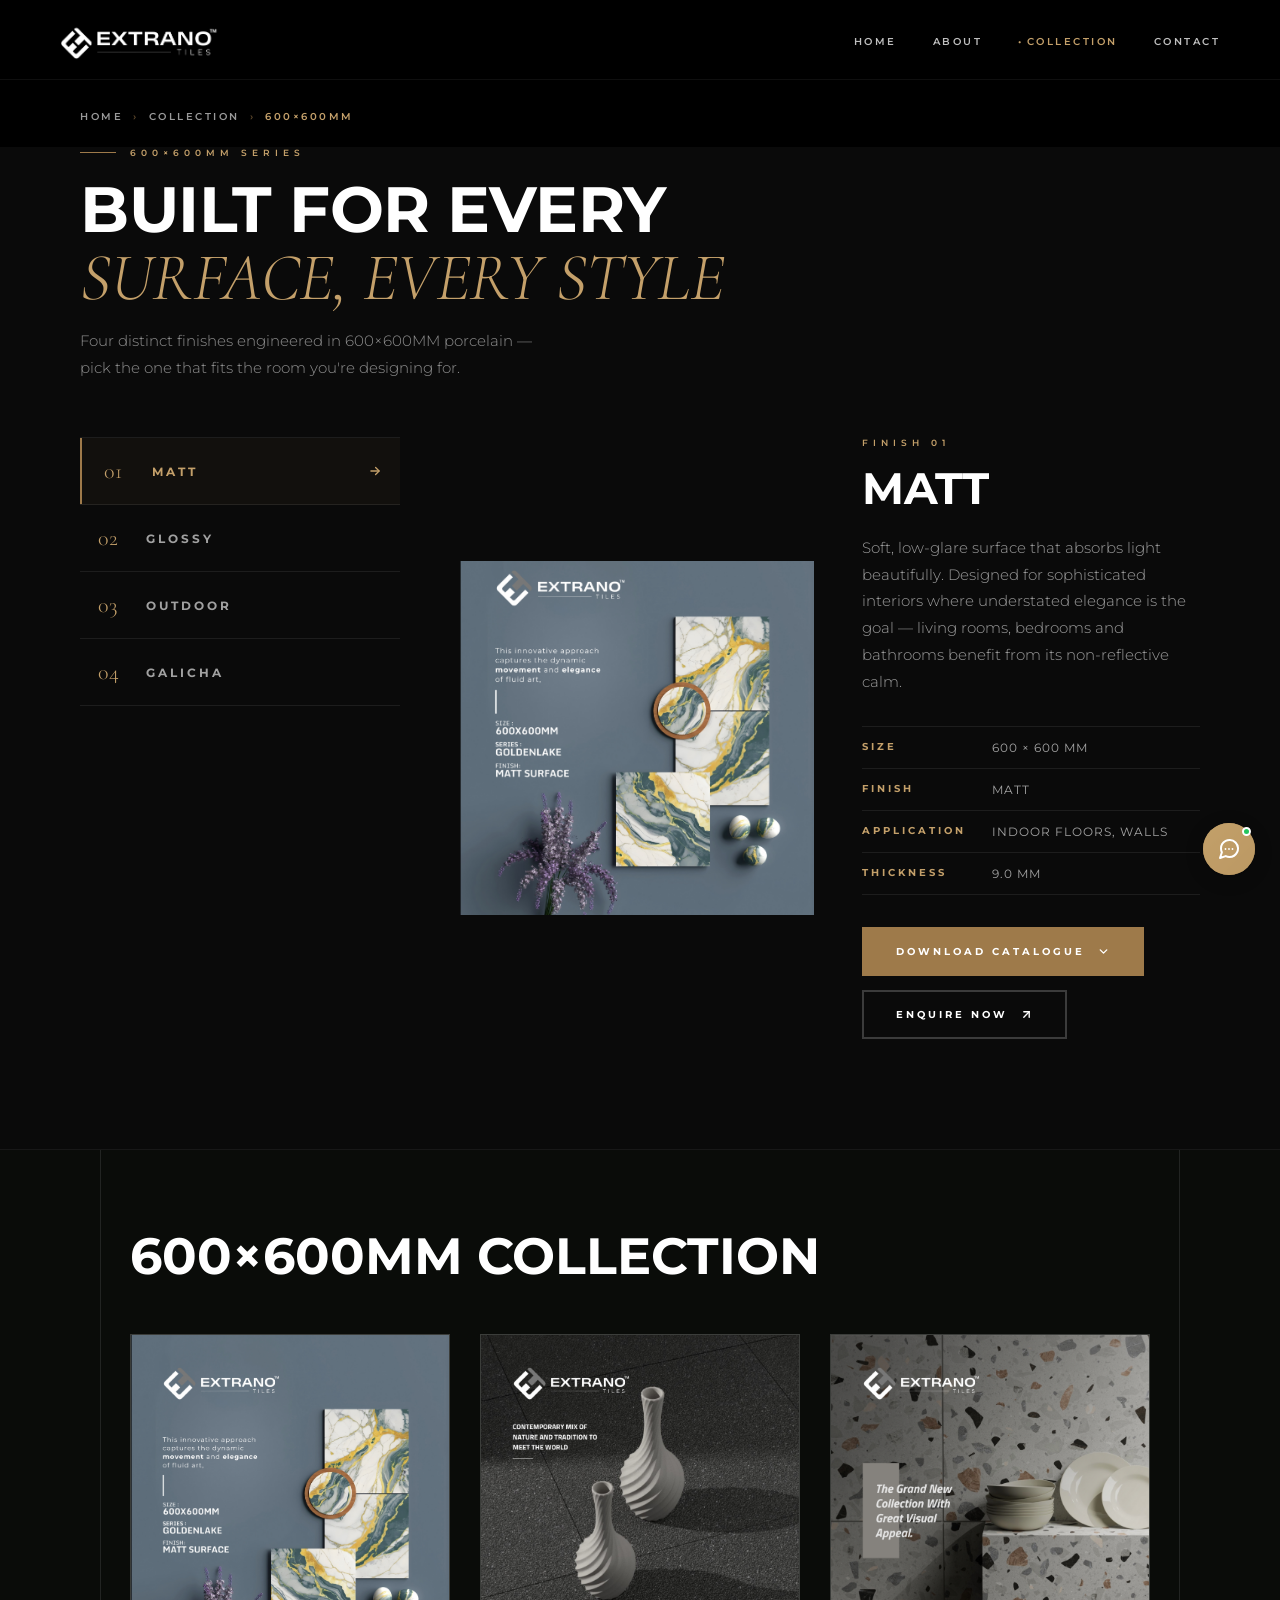
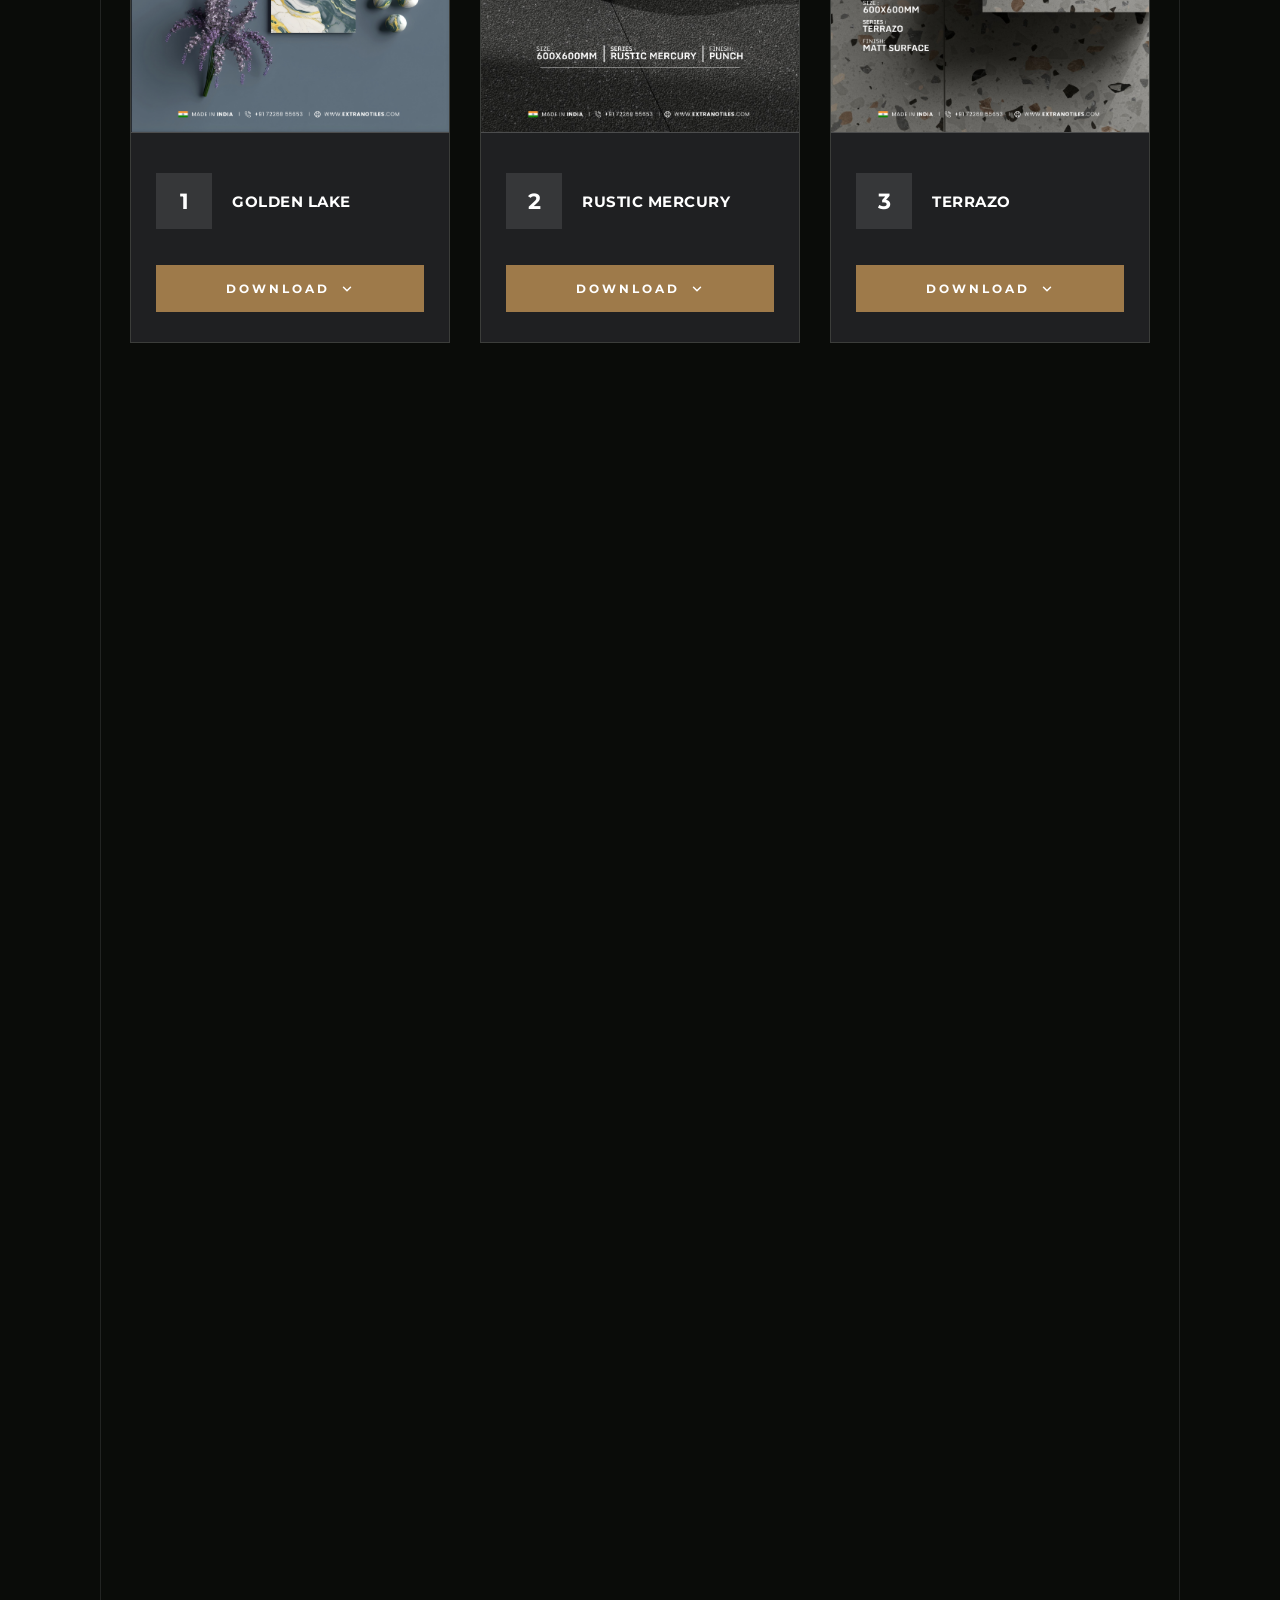
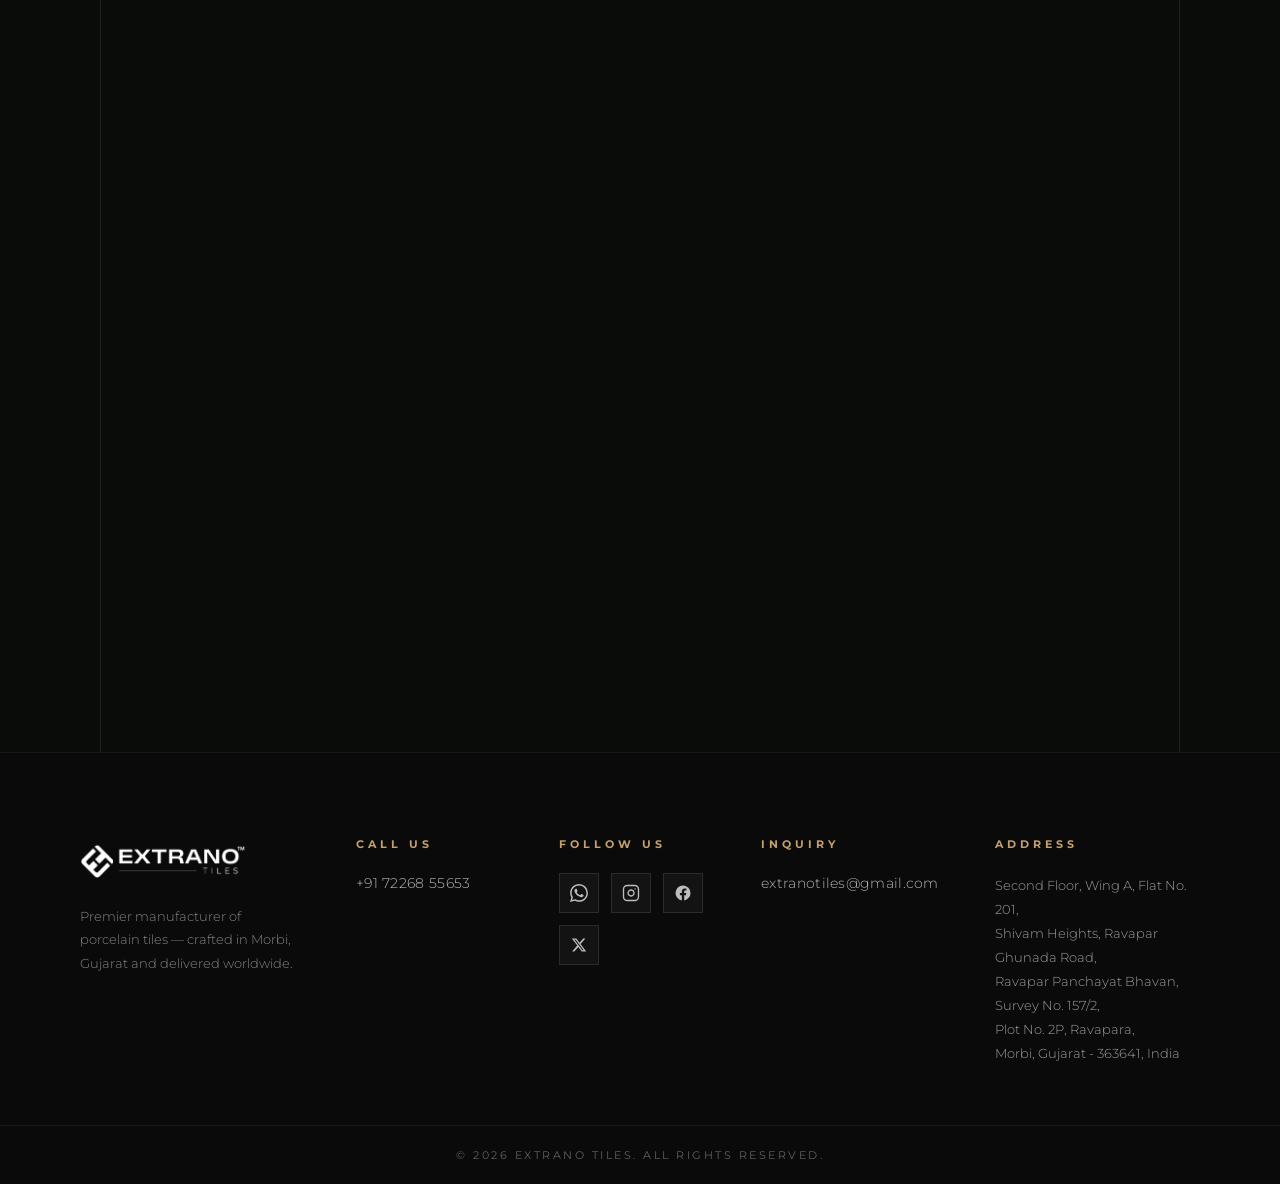
<file: collection-600x600.html>
<!DOCTYPE html>
<html lang="en">

<head>
  <meta charset="UTF-8" />
  <meta name="viewport" content="width=device-width, initial-scale=1.0" />
  <title>600×600MM Collection | Extrano Tiles</title>
  <meta name="description" content="Explore Extrano Tiles' 600×600MM porcelain collection across Matt, Glossy, Outdoor and Galicha finishes." />

  <link rel="preconnect" href="https://fonts.googleapis.com">
  <link rel="preconnect" href="https://fonts.gstatic.com" crossorigin>
  <link
    href="https://fonts.googleapis.com/css2?family=Cormorant+Garamond:ital,wght@0,300;0,400;1,300&family=Montserrat:wght@300;400;600;700&display=swap"
    rel="stylesheet">
  <link rel="stylesheet" href="https://cdnjs.cloudflare.com/ajax/libs/OwlCarousel2/2.3.4/assets/owl.carousel.min.css" />

  <link rel="stylesheet" href="assets/css/home.css">
  <link rel="stylesheet" href="assets/css/collection-600x600.css">
  <link rel="stylesheet" href="assets/css/widget.css">

  <!-- Scripts -->
  <script src="assets/js/jquery/3.7.1/jquery.min.js"></script>
  <script src="assets/js/OwlCarousel2/2.3.4/owl.carousel.min.js"></script>
  <script src="assets/js/home.js"></script>
  <script src="assets/js/collection-600x600.js" defer></script>
</head>

<body>

  <!-- ╔═══════════════════════════════════════════════╗
       ║  GLOBAL OVERLAYS  (outside site-wrap)         ║
       ╚═══════════════════════════════════════════════╝ -->

  <!-- Page-load black curtain -->
  <div id="curtain"></div>

  <!-- Background geometry canvas — grid + spider-web, sits behind everything -->
  <canvas id="bg-canvas" aria-hidden="true"></canvas>

  <!-- Mobile menu overlay -->
  <div id="mobile-menu" aria-hidden="true">
    <button class="close-btn" onclick="closeMobile()" aria-label="Close menu">&times;</button>
    <a href="index.html">Home</a>
    <a href="about.html">About</a>
    <div class="mm-group open">
      <button type="button" class="mm-trigger" aria-expanded="true">
        Collection
        <svg class="mm-chevron" width="14" height="14" viewBox="0 0 24 24" fill="none"
          stroke="currentColor" stroke-width="2.5" stroke-linecap="round" stroke-linejoin="round">
          <polyline points="6 9 12 15 18 9"/>
        </svg>
      </button>
      <div class="mm-sub">
        <a href="collection-600x600.html" class="active">600×600mm</a>
      </div>
    </div>
    <a href="contact.html">Contact</a>
  </div>


  <!-- ╔═══════════════════════════════════════════════╗
       ║  #site-wrap — master wrapper                 ║
       ╚═══════════════════════════════════════════════╝ -->
  <div id="site-wrap">

    <!-- ┌─────────────────────────────────────────────┐
         │  #site-header  (fixed navbar)               │
         └─────────────────────────────────────────────┘ -->
    <header id="site-header">

      <!-- Logo -->
      <a href="index.html" class="nav-logo">
        <img src="assets/images/logo.png" alt="Extrano Tiles" class="nav-logo-img"/>
      </a>

      <!-- Nav links -->
      <ul class="nav-links">
        <li><a href="index.html">Home</a></li>
        <li><a href="about.html">About</a></li>
        <li class="has-drop active">
          <a href="#">Collection</a>
          <div class="drop-panel">
            <a href="collection-600x600.html">600×600mm</a>
          </div>
        </li>
        <li><a href="contact.html">Contact</a></li>
      </ul>

      <!-- Hamburger (mobile) -->
      <button class="hamburger" id="ham" onclick="openMobile()" aria-label="Open menu" aria-expanded="false"
        aria-controls="mobile-menu">
        <span></span><span></span><span></span>
      </button>

    </header>
    <!-- / #site-header -->


    <!-- ┌─────────────────────────────────────────────┐
         │  #site-main — all page sections             │
         └─────────────────────────────────────────────┘ -->
    <main id="site-main">

      <!-- ══════════════════════════════════════════
           BREADCRUMB
      ══════════════════════════════════════════ -->
      <nav class="cc-crumb" aria-label="Breadcrumb">
        <a href="index.html">Home</a>
        <span class="sep">›</span>
        <a href="index.html#section-collection">Collection</a>
        <span class="sep">›</span>
        <span aria-current="page">600×600MM</span>
      </nav>


      <!-- ══════════════════════════════════════════
           SECTION 1 — Hero (list ↔ detail)
      ══════════════════════════════════════════ -->
      <section id="section-collection-hero" class="site-section cc-hero">
        <div class="cc-inner">

          <!-- Heading -->
          <div class="cc-head">
            <p class="cc-eyebrow">600×600MM Series</p>
            <h1 class="cc-title">
              Built For Every<br>
              <em>Surface, Every Style</em>
            </h1>
            <p class="cc-sub">
              Four distinct finishes engineered in 600×600MM porcelain — pick the one
              that fits the room you're designing for.
            </p>
          </div>

          <!-- List + Detail -->
          <div class="cc-grid">

            <!-- ── Left: filter list ── -->
            <div class="cc-list" role="tablist" aria-label="Finish variants">

              <button type="button" class="cc-list-item is-active" data-target="matt"
                id="cc-tab-matt" role="tab" aria-selected="true" aria-controls="cc-panel-matt" tabindex="0">
                <span class="cc-num">01</span>
                <span class="cc-label">Matt</span>
                <svg class="cc-arrow" viewBox="0 0 24 24" fill="none" stroke="currentColor"
                  stroke-width="2.2" stroke-linecap="round" stroke-linejoin="round">
                  <line x1="5" y1="12" x2="19" y2="12"/>
                  <polyline points="13 6 19 12 13 18"/>
                </svg>
              </button>

              <button type="button" class="cc-list-item" data-target="glossy"
                id="cc-tab-glossy" role="tab" aria-selected="false" aria-controls="cc-panel-glossy" tabindex="-1">
                <span class="cc-num">02</span>
                <span class="cc-label">Glossy</span>
                <svg class="cc-arrow" viewBox="0 0 24 24" fill="none" stroke="currentColor"
                  stroke-width="2.2" stroke-linecap="round" stroke-linejoin="round">
                  <line x1="5" y1="12" x2="19" y2="12"/>
                  <polyline points="13 6 19 12 13 18"/>
                </svg>
              </button>

              <button type="button" class="cc-list-item" data-target="outdoor"
                id="cc-tab-outdoor" role="tab" aria-selected="false" aria-controls="cc-panel-outdoor" tabindex="-1">
                <span class="cc-num">03</span>
                <span class="cc-label">Outdoor</span>
                <svg class="cc-arrow" viewBox="0 0 24 24" fill="none" stroke="currentColor"
                  stroke-width="2.2" stroke-linecap="round" stroke-linejoin="round">
                  <line x1="5" y1="12" x2="19" y2="12"/>
                  <polyline points="13 6 19 12 13 18"/>
                </svg>
              </button>

              <button type="button" class="cc-list-item" data-target="woodlook"
                id="cc-tab-woodlook" role="tab" aria-selected="false" aria-controls="cc-panel-woodlook" tabindex="-1">
                <span class="cc-num">04</span>
                <span class="cc-label">Galicha</span>
                <svg class="cc-arrow" viewBox="0 0 24 24" fill="none" stroke="currentColor"
                  stroke-width="2.2" stroke-linecap="round" stroke-linejoin="round">
                  <line x1="5" y1="12" x2="19" y2="12"/>
                  <polyline points="13 6 19 12 13 18"/>
                </svg>
              </button>

            </div>


            <!-- ── Right: detail panels ── -->
            <div class="cc-detail">

              <!-- Matt -->
              <div class="cc-detail-panel is-active" id="cc-panel-matt" role="tabpanel"
                aria-labelledby="cc-tab-matt">
                <div class="cc-img">
                  <img src="assets/images/1_600x600.jpeg"
                    alt="Matt finish 600×600MM porcelain tile" loading="eager"/>
                </div>
                <div class="cc-meta">
                  <p class="cc-meta-kicker">Finish 01</p>
                  <h2 class="cc-meta-title">Matt</h2>
                  <p class="cc-meta-desc">
                    Soft, low-glare surface that absorbs light beautifully. Designed
                    for sophisticated interiors where understated elegance is the goal —
                    living rooms, bedrooms and bathrooms benefit from its non-reflective calm.
                  </p>
                  <ul class="cc-spec">
                    <li><strong>Size</strong> 600 × 600 mm</li>
                    <li><strong>Finish</strong> Matt</li>
                    <li><strong>Application</strong> Indoor floors, walls</li>
                    <li><strong>Thickness</strong> 9.0 mm</li>
                  </ul>
                  <div class="cc-cta-row">
                    <a href="assets/documents/MATT GOLDENLAKE SERIES-2.pdf" class="cc-cta" download>
                      Download Catalogue
                      <svg width="13" height="13" viewBox="0 0 24 24" fill="none" stroke="currentColor"
                        stroke-width="2.5" stroke-linecap="round" stroke-linejoin="round">
                        <polyline points="6 9 12 15 18 9"/>
                      </svg>
                    </a>
                    <a href="contact.html" class="cc-cta cc-cta--outline">
                      Enquire Now
                      <svg width="13" height="13" viewBox="0 0 24 24" fill="none" stroke="currentColor"
                        stroke-width="2.5" stroke-linecap="round">
                        <line x1="7" y1="17" x2="17" y2="7"/>
                        <polyline points="7 7 17 7 17 17"/>
                      </svg>
                    </a>
                  </div>
                </div>
              </div>

              <!-- Glossy -->
              <div class="cc-detail-panel" id="cc-panel-glossy" role="tabpanel"
                aria-labelledby="cc-tab-glossy">
                <div class="cc-img">
                  <img src="assets/images/5_600x600.jpeg"
                    alt="Glossy finish 600×600MM porcelain tile" loading="lazy"/>
                </div>
                <div class="cc-meta">
                  <p class="cc-meta-kicker">Finish 02</p>
                  <h2 class="cc-meta-title">Glossy</h2>
                  <p class="cc-meta-desc">
                    High-shine, mirror-finish porcelain that catches light and amplifies
                    the sense of space. Ideal for compact rooms, feature walls and showrooms
                    where you want a striking, modern aesthetic.
                  </p>
                  <ul class="cc-spec">
                    <li><strong>Size</strong> 600 × 600 mm</li>
                    <li><strong>Finish</strong> Glossy</li>
                    <li><strong>Application</strong> Walls, accent floors</li>
                    <li><strong>Thickness</strong> 9.0 mm</li>
                  </ul>
                  <div class="cc-cta-row">
                    <a class="cc-cta" download>
                      Comming Soon
                      <svg width="13" height="13" viewBox="0 0 24 24" fill="none" stroke="currentColor"
                        stroke-width="2.5" stroke-linecap="round" stroke-linejoin="round">
                        <polyline points="6 9 12 15 18 9"/>
                      </svg>
                    </a>
                    <a href="contact.html" class="cc-cta cc-cta--outline">
                      Enquire Now
                      <svg width="13" height="13" viewBox="0 0 24 24" fill="none" stroke="currentColor"
                        stroke-width="2.5" stroke-linecap="round">
                        <line x1="7" y1="17" x2="17" y2="7"/>
                        <polyline points="7 7 17 7 17 17"/>
                      </svg>
                    </a>
                  </div>
                </div>
              </div>

              <!-- Outdoor -->
              <div class="cc-detail-panel" id="cc-panel-outdoor" role="tabpanel"
                aria-labelledby="cc-tab-outdoor">
                <div class="cc-img">
                  <img src="assets/images/3_600x600.jpeg"
                    alt="Outdoor anti-slip 600×600MM porcelain tile" loading="lazy"/>
                </div>
                <div class="cc-meta">
                  <p class="cc-meta-kicker">Finish 03</p>
                  <h2 class="cc-meta-title">Outdoor</h2>
                  <p class="cc-meta-desc">
                    Anti-slip surface engineered for terraces, patios, pool surrounds
                    and garden walkways. UV-resistant and freeze-thaw stable, with
                    structural texture for safe footing in every season.
                  </p>
                  <ul class="cc-spec">
                    <li><strong>Size</strong> 600 × 600 mm</li>
                    <li><strong>Finish</strong> Anti-slip / Structured</li>
                    <li><strong>Application</strong> Outdoor floors, pool decks</li>
                    <li><strong>Thickness</strong> 20 mm</li>
                  </ul>
                  <div class="cc-cta-row">
                    <a href="assets/documents/RUSTIC MERCURY PUNCH SERIES.pdf" class="cc-cta" download>
                      Download Catalogue
                      <svg width="13" height="13" viewBox="0 0 24 24" fill="none" stroke="currentColor"
                        stroke-width="2.5" stroke-linecap="round" stroke-linejoin="round">
                        <polyline points="6 9 12 15 18 9"/>
                      </svg>
                    </a>
                    <a href="contact.html" class="cc-cta cc-cta--outline">
                      Enquire Now
                      <svg width="13" height="13" viewBox="0 0 24 24" fill="none" stroke="currentColor"
                        stroke-width="2.5" stroke-linecap="round">
                        <line x1="7" y1="17" x2="17" y2="7"/>
                        <polyline points="7 7 17 7 17 17"/>
                      </svg>
                    </a>
                  </div>
                </div>
              </div>

              <!-- Galicha -->
              <div class="cc-detail-panel" id="cc-panel-woodlook" role="tabpanel"
                aria-labelledby="cc-tab-woodlook">
                <div class="cc-img">
                  <img src="assets/images/7_600x600.jpeg"
                    alt="Galicha 600×600MM porcelain tile" loading="lazy"/>
                </div>
                <div class="cc-meta">
                  <p class="cc-meta-kicker">Finish 04</p>
                  <h2 class="cc-meta-title">Galicha</h2>
                  <p class="cc-meta-desc">
                    Authentic Galicha visuals in the durability of porcelain. The
                    warmth of timber with none of the maintenance — perfect for high-traffic
                    living areas, kitchens and outdoor decks alike.
                  </p>
                  <ul class="cc-spec">
                    <li><strong>Size</strong> 600 × 600 mm</li>
                    <li><strong>Finish</strong> Wood-grain</li>
                    <li><strong>Application</strong> Floors, decks</li>
                    <li><strong>Thickness</strong> 9.0 mm</li>
                  </ul>
                  <div class="cc-cta-row">
                    <a href="assets/documents/MATT GALICHA SERIES.pdf" class="cc-cta" download>
                      Download Catalogue
                      <svg width="13" height="13" viewBox="0 0 24 24" fill="none" stroke="currentColor"
                        stroke-width="2.5" stroke-linecap="round" stroke-linejoin="round">
                        <polyline points="6 9 12 15 18 9"/>
                      </svg>
                    </a>
                    <a href="contact.html" class="cc-cta cc-cta--outline">
                      Enquire Now
                      <svg width="13" height="13" viewBox="0 0 24 24" fill="none" stroke="currentColor"
                        stroke-width="2.5" stroke-linecap="round">
                        <line x1="7" y1="17" x2="17" y2="7"/>
                        <polyline points="7 7 17 7 17 17"/>
                      </svg>
                    </a>
                  </div>
                </div>
              </div>

            </div>
            <!-- / cc-detail -->

          </div>
          <!-- / cc-grid -->

        </div>
      </section>
      <!-- / #section-collection-hero -->


      <!-- ══════════════════════════════════════════
           SECTION 2 — CATALOGUE / DOWNLOADS
           (Copied verbatim from index.html SECTION 3)
      ══════════════════════════════════════════ -->
      <section id="section-collection" class="site-section cat-section">

        <!-- Side border lines -->
        <div class="cat-border-left"></div>
        <div class="cat-border-right"></div>

        <div class="cat-inner">

          <!-- ════ 600×600MM Collection ════ -->
          <div class="cat-group">
            <h2 class="cat-group-title">600×600MM Collection</h2>
            <div class="cat-grid">

              <div class="blog-one__single">
                <div class="blog-one__img">
                  <img src="assets/images/1_600x600.jpeg"
                    alt="Golden Lake" loading="lazy" />
                </div>
                <div class="blog-one__content">
                  <div class="blog-one__date-and-title-box">
                    <div class="blog-one__date">
                      <h3>1</h3>
                    </div>
                    <div class="blog-one__title-box">
                      <h3 class="blog-one__title">
                        <a href="assets/documents/MATT GOLDENLAKE SERIES-2.pdf"
                          target="_blank">Golden Lake</a>
                      </h3>
                    </div>
                  </div>
                  <div class="blog-one__btn-box">
                    <a href="assets/documents/MATT GOLDENLAKE SERIES-2.pdf"
                      class="blog-one__btn" download>
                      Download
                      <svg width="14" height="14" viewBox="0 0 24 24" fill="none" stroke="currentColor"
                        stroke-width="2.5" stroke-linecap="round" stroke-linejoin="round">
                        <polyline points="6 9 12 15 18 9" />
                      </svg>
                    </a>
                  </div>
                </div>
              </div>

              

              <div class="blog-one__single">
                <div class="blog-one__img">
                  <img src="assets/images/3_600x600.jpeg"
                    alt="Rustic Mercury" loading="lazy" />
                </div>
                <div class="blog-one__content">
                  <div class="blog-one__date-and-title-box">
                    <div class="blog-one__date">
                      <h3>2</h3>
                    </div>
                    <div class="blog-one__title-box">
                      <h3 class="blog-one__title">
                        <a href="assets/documents/RUSTIC MERCURY PUNCH SERIES.pdf"
                          target="_blank">Rustic Mercury</a>
                      </h3>
                    </div>
                  </div>
                  <div class="blog-one__btn-box">
                    <a href="assets/documents/RUSTIC MERCURY PUNCH SERIES.pdf"
                      class="blog-one__btn" download>
                      Download
                      <svg width="14" height="14" viewBox="0 0 24 24" fill="none" stroke="currentColor"
                        stroke-width="2.5" stroke-linecap="round" stroke-linejoin="round">
                        <polyline points="6 9 12 15 18 9" />
                      </svg>
                    </a>
                  </div>
                </div>
              </div>

              <div class="blog-one__single">
                <div class="blog-one__img">
                  <img src="assets/images/4_600x600.jpeg"
                    alt="Terrazo" loading="lazy" />
                </div>
                <div class="blog-one__content">
                  <div class="blog-one__date-and-title-box">
                    <div class="blog-one__date">
                      <h3>3</h3>
                    </div>
                    <div class="blog-one__title-box">
                      <h3 class="blog-one__title">
                        <a href="assets/documents/MATT TERRAZO SERIES-Copy.pdf"
                          target="_blank">Terrazo</a>
                      </h3>
                    </div>
                  </div>
                  <div class="blog-one__btn-box">
                    <a href="assets/documents/MATT TERRAZO SERIES-Copy.pdf"
                      class="blog-one__btn" download>
                      Download
                      <svg width="14" height="14" viewBox="0 0 24 24" fill="none" stroke="currentColor"
                        stroke-width="2.5" stroke-linecap="round" stroke-linejoin="round">
                        <polyline points="6 9 12 15 18 9" />
                      </svg>
                    </a>
                  </div>
                </div>
              </div>

              

              <div class="blog-one__single">
                <div class="blog-one__img">
                  <img src="assets/images/6_600x600.jpeg"
                    alt="Candy Sugar" loading="lazy" />
                </div>
                <div class="blog-one__content">
                  <div class="blog-one__date-and-title-box">
                    <div class="blog-one__date">
                      <h3>4</h3>
                    </div>
                    <div class="blog-one__title-box">
                      <h3 class="blog-one__title">
                        <a href="assets/documents/CANDY SUGAR_compressed.pdf"
                          target="_blank">Candy Sugar</a>
                      </h3>
                    </div>
                  </div>
                  <div class="blog-one__btn-box">
                    <a href="assets/documents/CANDY SUGAR_compressed.pdf"
                      class="blog-one__btn" download>
                      Download
                      <svg width="14" height="14" viewBox="0 0 24 24" fill="none" stroke="currentColor"
                        stroke-width="2.5" stroke-linecap="round" stroke-linejoin="round">
                        <polyline points="6 9 12 15 18 9" />
                      </svg>
                    </a>
                  </div>
                </div>
              </div>

              <div class="blog-one__single">
                <div class="blog-one__img">
                  <img src="assets/images/7_600x600.jpeg"
                    alt="Galicha" loading="lazy" />
                </div>
                <div class="blog-one__content">
                  <div class="blog-one__date-and-title-box">
                    <div class="blog-one__date">
                      <h3>5</h3>
                    </div>
                    <div class="blog-one__title-box">
                      <h3 class="blog-one__title">
                        <a href="assets/documents/MATT GALICHA SERIES.pdf"
                          target="_blank">Galicha</a>
                      </h3>
                    </div>
                  </div>
                  <div class="blog-one__btn-box">
                    <a href="assets/documents/MATT GALICHA SERIES.pdf"
                      class="blog-one__btn" download>
                      Download
                      <svg width="14" height="14" viewBox="0 0 24 24" fill="none" stroke="currentColor"
                        stroke-width="2.5" stroke-linecap="round" stroke-linejoin="round">
                        <polyline points="6 9 12 15 18 9" />
                      </svg>
                    </a>
                  </div>
                </div>
              </div>

              

              <div class="blog-one__single">
                <div class="blog-one__img">
                  <img src="assets/images/9_600x600.jpeg"
                    alt="Moroccan" loading="lazy" />
                </div>
                <div class="blog-one__content">
                  <div class="blog-one__date-and-title-box">
                    <div class="blog-one__date">
                      <h3>6</h3>
                    </div>
                    <div class="blog-one__title-box">
                      <h3 class="blog-one__title">
                        <a href="assets/documents/PUNCH MOROCCAN.pdf"
                          target="_blank">Moroccan</a>
                      </h3>
                    </div>
                  </div>
                  <div class="blog-one__btn-box">
                    <a href="assets/documents/PUNCH MOROCCAN.pdf"
                      class="blog-one__btn" download>
                      Download
                      <svg width="14" height="14" viewBox="0 0 24 24" fill="none" stroke="currentColor"
                        stroke-width="2.5" stroke-linecap="round" stroke-linejoin="round">
                        <polyline points="6 9 12 15 18 9" />
                      </svg>
                    </a>
                  </div>
                </div>
              </div>

              <div class="blog-one__single">
                <div class="blog-one__img">
                  <img src="assets/images/10_600x600.jpeg"
                    alt="Cool Roof" loading="lazy" />
                </div>
                <div class="blog-one__content">
                  <div class="blog-one__date-and-title-box">
                    <div class="blog-one__date">
                      <h3>7</h3>
                    </div>
                    <div class="blog-one__title-box">
                      <h3 class="blog-one__title">
                        <a href="assets/documents/MATT CONCEPT SERIES.pdf"
                          target="_blank">Cool Roof</a>
                      </h3>
                    </div>
                  </div>
                  <div class="blog-one__btn-box">
                    <a href="assets/documents/MATT CONCEPT SERIES.pdf"
                      class="blog-one__btn" download>
                      Download
                      <svg width="14" height="14" viewBox="0 0 24 24" fill="none" stroke="currentColor"
                        stroke-width="2.5" stroke-linecap="round" stroke-linejoin="round">
                        <polyline points="6 9 12 15 18 9" />
                      </svg>
                    </a>
                  </div>
                </div>
              </div>

              <div class="blog-one__single">
                <div class="blog-one__img">
                  <img src="assets/images/2_600x600.jpeg"
                    alt="Dura Stone" loading="lazy" />
                </div>
                <div class="blog-one__content">
                  <div class="blog-one__date-and-title-box">
                    <div class="blog-one__date">
                      <h3>8</h3>
                    </div>
                    <div class="blog-one__title-box">
                      <h3 class="blog-one__title">
                        <a target="_blank">Dura Stone</a>
                      </h3>
                    </div>
                  </div>
                  <div class="blog-one__btn-box">
                    <a class="blog-one__btn" download>
                      comming soon
                      <svg width="14" height="14" viewBox="0 0 24 24" fill="none" stroke="currentColor"
                        stroke-width="2.5" stroke-linecap="round" stroke-linejoin="round">
                        <polyline points="6 9 12 15 18 9" />
                      </svg>
                    </a>
                  </div>
                </div>
              </div>

              <div class="blog-one__single">
                <div class="blog-one__img">
                  <img src="assets/images/8_600x600.jpeg"
                    alt="Kitkat Series" loading="lazy" />
                </div>
                <div class="blog-one__content">
                  <div class="blog-one__date-and-title-box">
                    <div class="blog-one__date">
                      <h3>9</h3>
                    </div>
                    <div class="blog-one__title-box">
                      <h3 class="blog-one__title">
                        <a target="_blank">Kitkat Series</a>
                      </h3>
                    </div>
                  </div>
                  <div class="blog-one__btn-box">
                    <a
                      class="blog-one__btn" download>
                      Comming Soon
                      <svg width="14" height="14" viewBox="0 0 24 24" fill="none" stroke="currentColor"
                        stroke-width="2.5" stroke-linecap="round" stroke-linejoin="round">
                        <polyline points="6 9 12 15 18 9" />
                      </svg>
                    </a>
                  </div>
                </div>
              </div>

              <div class="blog-one__single">
                <div class="blog-one__img">
                  <img src="assets/images/5_600x600.jpeg"
                    alt="Lucido" loading="lazy" />
                </div>
                <div class="blog-one__content">
                  <div class="blog-one__date-and-title-box">
                    <div class="blog-one__date">
                      <h3>10</h3>
                    </div>
                    <div class="blog-one__title-box">
                      <h3 class="blog-one__title">
                        <a target="_blank">Lucido</a>
                      </h3>
                    </div>
                  </div>
                  <div class="blog-one__btn-box">
                    <a class="blog-one__btn" download>
                      Comming Soon
                      <svg width="14" height="14" viewBox="0 0 24 24" fill="none" stroke="currentColor"
                        stroke-width="2.5" stroke-linecap="round" stroke-linejoin="round">
                        <polyline points="6 9 12 15 18 9" />
                      </svg>
                    </a>
                  </div>
                </div>
              </div>

            </div>
          </div>

        </div><!-- /cat-inner -->
      </section>
      <!-- / #section-collection -->

    </main>
    <!-- / #site-main -->


    <!-- ┌─────────────────────────────────────────────┐
         │  #site-footer                               │
         └─────────────────────────────────────────────┘ -->
    <footer id="site-footer">
      <div class="footer-inner">

        <!-- Brand -->
        <div class="footer-brand">
          <a href="index.html" class="footer-logo" aria-label="Extrano Tiles home">
            <img src="assets/images/logo.png" alt="Extrano Tiles"/>
          </a>
          <p class="footer-tagline">
            Premier manufacturer of porcelain tiles &mdash;
            crafted in Morbi, Gujarat and delivered worldwide.
          </p>
        </div>

        <!-- Call Us -->
        <div class="footer-col">
          <h4 class="footer-heading">Call Us</h4>
          <ul class="footer-list">
            <li><a href="tel:+917226855653">+91 72268 55653</a></li>
          </ul>
        </div>

        <!-- Follow Us -->
        <div class="footer-col">
          <h4 class="footer-heading">Follow Us</h4>
          <ul class="footer-social">
            <li>
              <a href="https://wa.me/7226855653" target="_blank" rel="noopener noreferrer" aria-label="WhatsApp">
                <svg viewBox="0 0 24 24" width="18" height="18" fill="currentColor" aria-hidden="true">
                  <path d="M17.472 14.382c-.297-.149-1.758-.867-2.03-.967-.273-.099-.471-.148-.67.15-.197.297-.767.966-.94 1.164-.173.198-.347.223-.644.074-.297-.149-1.255-.462-2.39-1.475-.883-.788-1.48-1.761-1.653-2.058-.173-.298-.018-.458.13-.606.134-.133.297-.347.446-.52.149-.174.198-.298.298-.497.099-.198.05-.372-.025-.52-.075-.149-.669-1.612-.916-2.207-.242-.579-.487-.5-.669-.51-.173-.008-.372-.01-.57-.01-.198 0-.52.074-.792.372-.272.297-1.04 1.015-1.04 2.479 0 1.462 1.065 2.875 1.213 3.074.149.198 2.096 3.2 5.077 4.487.709.306 1.263.488 1.694.625.712.227 1.36.195 1.871.118.571-.085 1.758-.719 2.006-1.413.247-.694.247-1.289.173-1.413-.074-.124-.272-.198-.57-.347M12.05 21.785a9.86 9.86 0 0 1-5.022-1.378l-.36-.214-3.74.981.998-3.648-.235-.374a9.86 9.86 0 0 1-1.51-5.26c.002-5.45 4.437-9.884 9.888-9.884 2.64 0 5.122 1.03 6.988 2.898a9.825 9.825 0 0 1 2.893 6.992c-.003 5.45-4.437 9.884-9.885 9.884m8.413-18.297A11.815 11.815 0 0 0 12.05 0C5.495 0 .16 5.335.157 11.892c0 2.096.547 4.142 1.588 5.945L.057 24l6.305-1.654a11.882 11.882 0 0 0 5.683 1.448h.005c6.554 0 11.89-5.335 11.893-11.893a11.821 11.821 0 0 0-3.48-8.413"/>
                </svg>
              </a>
            </li>
            <li>
              <a href="https://www.instagram.com/extranotiles?igsh=MWxhMGgwM295OGNsag%3D%3D" target="_blank" rel="noopener noreferrer" aria-label="Instagram">
                <svg viewBox="0 0 24 24" width="18" height="18" fill="none" stroke="currentColor" stroke-width="1.8" stroke-linecap="round" stroke-linejoin="round" aria-hidden="true">
                  <rect x="2" y="2" width="20" height="20" rx="5" ry="5"/>
                  <path d="M16 11.37A4 4 0 1 1 12.63 8 4 4 0 0 1 16 11.37"/>
                  <line x1="17.5" y1="6.5" x2="17.51" y2="6.5"/>
                </svg>
              </a>
            </li>
            <li>
              <a href="https://www.facebook.com/share/1EFcHT2ivU/?mibextid=wwXIfr" target="_blank" rel="noopener noreferrer" aria-label="Facebook">
                <svg viewBox="0 0 24 24" width="18" height="18" fill="currentColor" aria-hidden="true">
                  <path d="M22 12a10 10 0 1 0-11.563 9.879v-6.988h-2.54V12h2.54V9.797c0-2.506 1.492-3.89 3.777-3.89 1.094 0 2.238.195 2.238.195v2.46h-1.26c-1.243 0-1.63.771-1.63 1.562V12h2.773l-.443 2.891h-2.33v6.988A10.002 10.002 0 0 0 22 12"/>
                </svg>
              </a>
            </li>
            <li>
              <a href="https://x.com/extranotiles" target="_blank" rel="noopener noreferrer" aria-label="X (Twitter)">
                <svg viewBox="0 0 24 24" width="16" height="16" fill="currentColor" aria-hidden="true">
                  <path d="M18.244 2.25h3.308l-7.227 8.26 8.502 11.24H16.17l-5.214-6.817L4.99 21.75H1.68l7.73-8.835L1.254 2.25H8.08l4.713 6.231zm-1.161 17.52h1.833L7.084 4.126H5.117z"/>
                </svg>
              </a>
            </li>
          </ul>
        </div>

        <!-- Inquiry -->
        <div class="footer-col">
          <h4 class="footer-heading">Inquiry</h4>
          <ul class="footer-list">
            <li><a href="mailto:extranotiles@gmail.com">extranotiles@gmail.com</a></li>
          </ul>
        </div>

        <!-- Address -->
        <div class="footer-col">
          <h4 class="footer-heading">Address</h4>
          <address class="footer-address">
            Second Floor, Wing A, Flat No. 201,<br>
            Shivam Heights, Ravapar Ghunada Road,<br>
            Ravapar Panchayat Bhavan, Survey No. 157/2,<br>
            Plot No. 2P, Ravapara,<br>
            Morbi, Gujarat - 363641, India
          </address>
        </div>

      </div>

      <div class="footer-bottom">
        <p>&copy; 2026 Extrano Tiles. All rights reserved.</p>
      </div>
    </footer>
    <!-- / #site-footer -->


  </div>
  <!-- / #site-wrap -->

  <!-- Floating Contact Widget -->
  <script src="assets/js/widget.js" defer></script>

</body>

</html>
</file>
<file: assets/css/home.css>
*,
*::before,
*::after {
  margin: 0;
  padding: 0;
  box-sizing: border-box;
}

:root {
  --white: #ffffff;
  --gold: #9e7a4a;
  --gold-lt: #c4a06a;
  --brown: #3d2518;
  --border: #e0d8d0;
  --text-lt: #8a7f7a;
  --font-ser: 'Cormorant Garamond', serif;
  --font-san: 'Montserrat', sans-serif;
}

html {
  scroll-behavior: smooth;
}

body {
  background: #000;
  font-family: var(--font-san);
  overflow-x: hidden;
}


/* ╔══════════════════════════════════════════════════════╗
   ║  GLOBAL OVERLAYS  (fixed, outside flow)             ║
   ╚══════════════════════════════════════════════════════╝ */

/* Page-load logo intro loader (white overlay → header logo) */
#logo-loader {
  position: fixed;
  inset: 0;
  z-index: 9999;
  background: #ffffff;
  opacity: 1;
  pointer-events: none;
  transition: opacity 0.6s ease;
}
#logo-loader.fade-out { opacity: 0; }

.logo-loader-clone {
  position: fixed;
  top: 50%;
  left: 50%;
  height: 140px;
  width: auto;
  transform: translate(-50%, -50%);
  z-index: 10000;
  pointer-events: none;
  will-change: transform, height;
  transition:
    transform 0.95s cubic-bezier(0.7, 0, 0.2, 1),
    height    0.95s cubic-bezier(0.7, 0, 0.2, 1);
}

@media (max-width: 640px) {
  .logo-loader-clone { height: 90px; }
}

/* Header logo hidden until the flying clone arrives */
body.intro-active { overflow: hidden; }
body.intro-active .nav-logo-img { opacity: 0; }

/* Mobile menu overlay — matches about.html */
#mobile-menu {
  position: fixed;
  inset: 0;
  z-index: 2000;
  background: rgba(0, 0, 0, 0.97);
  backdrop-filter: blur(18px);
  display: flex;
  flex-direction: column;
  align-items: center;
  justify-content: center;
  gap: 28px;
  padding: 80px 24px;
  opacity: 0;
  pointer-events: none;
  transform: translateY(-12px);
  transition: opacity 0.35s ease, transform 0.35s ease;
}

#mobile-menu.open {
  opacity: 1;
  pointer-events: all;
  transform: none;
}

#mobile-menu a {
  font-family: var(--font-san);
  font-size: 14px;
  font-weight: 600;
  letter-spacing: 4px;
  text-transform: uppercase;
  color: rgba(255, 255, 255, 0.78);
  text-decoration: none;
  transition: color 0.25s;
}

#mobile-menu a:hover,
#mobile-menu a.active {
  color: var(--gold-lt);
}

#mobile-menu .close-btn {
  position: absolute;
  top: 18px;
  right: 18px;
  width: 44px;
  height: 44px;
  background: transparent;
  border: 1px solid rgba(255, 255, 255, 0.08);
  color: var(--white);
  font-size: 20px;
  cursor: pointer;
  display: flex;
  align-items: center;
  justify-content: center;
  transition: border-color 0.25s, color 0.25s;
}

#mobile-menu .close-btn:hover {
  border-color: var(--gold-lt);
  color: var(--gold-lt);
}

/* Mobile menu — expandable group (Collection) */
#mobile-menu .mm-group {
  display: flex;
  flex-direction: column;
  align-items: center;
  width: 100%;
}
#mobile-menu .mm-trigger {
  display: inline-flex;
  align-items: center;
  gap: 8px;
  background: transparent;
  border: none;
  padding: 0;
  cursor: pointer;
  font-family: var(--font-san);
  font-size: 14px;
  font-weight: 600;
  letter-spacing: 4px;
  text-transform: uppercase;
  color: rgba(255, 255, 255, 0.78);
  transition: color 0.25s;
}
#mobile-menu .mm-trigger:hover,
#mobile-menu .mm-group.open .mm-trigger {
  color: var(--gold-lt);
}
#mobile-menu .mm-chevron {
  transition: transform 0.3s ease;
}
#mobile-menu .mm-group.open .mm-chevron {
  transform: rotate(180deg);
}
#mobile-menu .mm-sub {
  display: flex;
  flex-direction: column;
  align-items: center;
  gap: 14px;
  max-height: 0;
  margin-top: 0;
  overflow: hidden;
  width: 100%;
  transition: max-height 0.35s ease, margin-top 0.35s ease;
}
#mobile-menu .mm-group.open .mm-sub {
  max-height: 200px;
  margin-top: 18px;
}
#mobile-menu .mm-sub a {
  font-size: 12px;
  letter-spacing: 3px;
  color: rgba(255, 255, 255, 0.6);
}
#mobile-menu .mm-sub a.active,
#mobile-menu .mm-sub a:hover {
  color: var(--gold-lt);
}


/* ╔══════════════════════════════════════════════════════╗
   ║  #site-wrap  — master wrapper for the entire site   ║
   ╚══════════════════════════════════════════════════════╝ */
#site-wrap {
  position: relative;
  width: 100%;
  z-index: 1;            /* sits above #bg-canvas (z-index:0) */
}


/* ╔══════════════════════════════════════════════════════╗
   ║  #site-header  (fixed navbar)                       ║
   ╚══════════════════════════════════════════════════════╝ */
#site-header {
  position: fixed;
  top: 0;
  left: 0;
  right: 0;
  z-index: 900;
  height: 80px;
  display: flex;
  align-items: center;
  justify-content: space-between;
  padding: 0 60px;
  background: rgba(0, 0, 0, 0.72);
  backdrop-filter: blur(14px);
  border-bottom: 1px solid rgba(255, 255, 255, 0.06);
  transition: transform 0.3s ease;
}

/* Logo */
.nav-logo {
  display: flex;
  align-items: center;
  text-decoration: none;
  flex-shrink: 0;
}

.nav-logo-img {
  height: 40px;
  width: auto;
  display: block;
  filter: brightness(0) invert(1);
}

/* Nav links */
.nav-links {
  display: flex;
  align-items: center;
  gap: 36px;
  list-style: none;
}

.nav-links a {
  font-size: 10px;
  font-weight: 600;
  letter-spacing: 2.5px;
  text-transform: uppercase;
  color: rgba(255, 255, 255, 0.75);
  text-decoration: none;
  transition: color 0.25s;
  white-space: nowrap;
}

.nav-links a:hover {
  color: var(--gold-lt);
}

.nav-links li.active a {
  color: var(--gold-lt);
}

/* Dropdown */
.has-drop {
  position: relative;
}

.has-drop>a::before {
  content: '•';
  font-size: 10px;
  margin-right: 3px;
  color: var(--gold-lt);
}

.drop-panel {
  position: absolute;
  top: calc(100% + 18px);
  left: 50%;
  transform: translateX(-50%);
  background: rgba(10, 10, 10, 0.97);
  backdrop-filter: blur(14px);
  border: 1px solid rgba(255, 255, 255, 0.08);
  box-shadow: 0 20px 60px rgba(0, 0, 0, 0.6);
  min-width: 180px;
  padding: 14px 22px;
  display: none;
}

/* Invisible bridge so cursor can cross the 18px gap without closing */
.drop-panel::before {
  content: '';
  position: absolute;
  top: -18px;
  left: 0;
  right: 0;
  height: 18px;
}

.has-drop:hover .drop-panel {
  display: block;
}

.drop-panel a {
  display: block;
  font-size: 11px;
  font-weight: 600;
  letter-spacing: 2px;
  text-transform: uppercase;
  color: rgba(255, 255, 255, 0.75);
  padding: 6px 0;
  text-decoration: none;
  transition: color 0.2s;
  white-space: nowrap;
}

.drop-panel a:hover {
  color: var(--gold-lt);
}

/* Hamburger — matches about.html */
.hamburger {
  display: none;
  flex-direction: column;
  justify-content: center;
  gap: 5px;
  width: 44px;
  height: 44px;
  background: transparent;
  border: 1px solid rgba(255, 255, 255, 0.08);
  cursor: pointer;
  padding: 0;
  transition: border-color 0.25s, background 0.25s;
}

.hamburger:hover {
  border-color: var(--gold-lt);
}

.hamburger span {
  display: block;
  width: 20px;
  height: 1.5px;
  background: var(--white);
  margin: 0 auto;
  transition: transform 0.3s, opacity 0.3s;
}

.hamburger.open span:nth-child(1) {
  transform: translateY(6.5px) rotate(45deg);
  background: var(--gold-lt);
}

.hamburger.open span:nth-child(2) {
  opacity: 0;
}

.hamburger.open span:nth-child(3) {
  transform: translateY(-6.5px) rotate(-45deg);
  background: var(--gold-lt);
}


/* ╔══════════════════════════════════════════════════════╗
   ║  #site-main — wraps all page sections               ║
   ╚══════════════════════════════════════════════════════╝ */
#site-main {
  position: relative;
  width: 100%;
}


/* ╔══════════════════════════════════════════════════════╗
   ║  #section-hero — fullscreen OWL slider             ║
   ╚══════════════════════════════════════════════════════╝ */
#section-hero {
  position: relative;
  width: 100%;
  height: 100vh;
  min-height: 600px;
  overflow: hidden;
}

/* OWL fullscreen */
#section-hero .owl-carousel,
#section-hero .owl-stage-outer,
#section-hero .owl-stage,
#section-hero .owl-item {
  height: 100%;
}

/* Each slide */
.slider-item {
  position: relative;
  width: 100%;
  height: 100vh;
  overflow: hidden;
}

/* Background image — Ken Burns zoom */
.slide-bg {
  position: absolute;
  inset: 0;
  background-size: cover;
  background-position: center;
  transform: scale(1.1);
  transition: transform 7000ms cubic-bezier(0.25, 0.46, 0.45, 0.94);
  z-index: 1;
}

.slide-bg::after {
  content: '';
  position: absolute;
  inset: 0;
  background: linear-gradient(110deg,
      rgba(8, 5, 3, 0.78) 0%,
      rgba(8, 5, 3, 0.44) 52%,
      rgba(8, 5, 3, 0.18) 100%);
}

/* Slide text */
.slide-body {
  position: absolute;
  bottom: 14%;
  left: 6%;
  max-width: 720px;
  z-index: 10;
}

/* ── Default (hidden) state ── */
.slide-kicker {
  display: flex;
  align-items: center;
  gap: 14px;
  font-size: 10px;
  font-weight: 600;
  letter-spacing: 5px;
  text-transform: uppercase;
  color: var(--gold-lt);
  margin-bottom: 18px;
  opacity: 0;
  transform: translateX(-60px);
  transition: opacity 700ms ease, transform 700ms cubic-bezier(0.22, 0.61, 0.36, 1);
}

.slide-kicker::before {
  content: '';
  display: block;
  width: 36px;
  height: 1px;
  background: var(--gold-lt);
  flex-shrink: 0;
}

.slide-title {
  font-family: var(--font-san);
  font-size: clamp(36px, 5.5vw, 72px);
  font-weight: 700;
  line-height: 1.08;
  color: var(--white);
  text-transform: uppercase;
  letter-spacing: -0.5px;
  margin-bottom: 20px;
  opacity: 0;
  transform: translateX(-60px);
  transition: opacity 800ms ease, transform 800ms cubic-bezier(0.22, 0.61, 0.36, 1);
}

.slide-desc {
  font-size: 15px;
  line-height: 1.8;
  color: rgba(255, 255, 255, 0.72);
  font-weight: 300;
  max-width: 500px;
  margin-bottom: 40px;
  opacity: 0;
  transform: translateX(-60px);
  transition: opacity 800ms ease, transform 800ms cubic-bezier(0.22, 0.61, 0.36, 1);
}

.slide-btn-box {
  opacity: 0;
  transform: translateY(32px);
  transition: opacity 700ms ease, transform 700ms cubic-bezier(0.22, 0.61, 0.36, 1);
}

.slide-cta {
  display: inline-flex;
  align-items: center;
  gap: 12px;
  background: var(--gold);
  color: var(--white);
  padding: 17px 34px;
  font-size: 11px;
  font-weight: 700;
  letter-spacing: 2px;
  text-transform: uppercase;
  text-decoration: none;
  border: 2px solid var(--gold);
  transition: background 0.3s, color 0.3s, gap 0.3s;
}

.slide-cta:hover {
  background: transparent;
  color: var(--white);
  gap: 18px;
}

.slide-cta svg {
  transition: transform 0.3s;
}

.slide-cta:hover svg {
  transform: translate(3px, -3px);
}

/* ── animate-in ── */
.animate-in .slide-bg {
  transform: scale(1);
}

.animate-in .slide-kicker {
  opacity: 1;
  transform: translateX(0);
  transition-delay: 200ms;
}

.animate-in .slide-title {
  opacity: 1;
  transform: translateX(0);
  transition-delay: 420ms;
}

.animate-in .slide-desc {
  opacity: 1;
  transform: translateX(0);
  transition-delay: 620ms;
}

.animate-in .slide-btn-box {
  opacity: 1;
  transform: translateY(0);
  transition-delay: 820ms;
}

/* ── animate-out ── */
.animate-out .slide-kicker {
  opacity: 0;
  transition: opacity 300ms ease;
  transition-delay: 0ms;
}

.animate-out .slide-title {
  opacity: 0;
  transition: opacity 300ms ease;
  transition-delay: 40ms;
}

.animate-out .slide-desc {
  opacity: 0;
  transition: opacity 280ms ease;
  transition-delay: 80ms;
}

.animate-out .slide-btn-box {
  opacity: 0;
  transition: opacity 280ms ease;
  transition-delay: 0ms;
}

/* OWL Nav — right side stacked */
#section-hero .owl-nav {
  position: absolute !important;
  top: 50%;
  right: 4.5%;
  transform: translateY(-50%);
  display: flex !important;
  flex-direction: column;
  align-items: center;
  gap: 14px;
  margin: 0 !important;
  z-index: 100;
}

#section-hero .owl-nav button {
  width: 52px !important;
  height: 52px !important;
  border-radius: 50% !important;
  background: rgba(255, 255, 255, 0.07) !important;
  border: 1.5px solid rgba(255, 255, 255, 0.4) !important;
  display: flex !important;
  align-items: center !important;
  justify-content: center !important;
  transition: background 0.3s, border-color 0.3s, transform 0.2s !important;
  margin: 0 !important;
  outline: none;
}

#section-hero .owl-nav button:hover {
  background: var(--gold) !important;
  border-color: var(--gold) !important;
  transform: scale(1.06);
}

#section-hero .owl-nav button span {
  display: flex;
  align-items: center;
  justify-content: center;
  line-height: 1;
}

/* OWL Dots — bottom left */
#section-hero .owl-dots {
  position: absolute !important;
  bottom: 5%;
  left: 6%;
  display: flex !important;
  align-items: center !important;
  gap: 10px;
  margin: 0 !important;
  z-index: 100;
}

#section-hero .owl-dots button.owl-dot {
  margin: 0 !important;
  padding: 0 !important;
  background: none !important;
  border: none !important;
  outline: none;
}

#section-hero .owl-dots button.owl-dot span {
  display: block !important;
  width: 28px !important;
  height: 2px !important;
  border-radius: 0 !important;
  background: rgba(255, 255, 255, 0.3) !important;
  transition: background 0.3s, width 0.35s !important;
  margin: 0 !important;
}

#section-hero .owl-dots button.owl-dot.active span,
#section-hero .owl-dots button.owl-dot:hover span {
  background: var(--gold-lt) !important;
  width: 50px !important;
}

/* Slide counter — bottom right */
.slider-counter {
  position: absolute;
  bottom: 5%;
  right: 4.5%;
  z-index: 100;
  display: flex;
  align-items: baseline;
  gap: 6px;
  font-size: 11px;
  letter-spacing: 2px;
  font-weight: 500;
  color: rgba(255, 255, 255, 0.4);
}

.slider-counter .cur {
  font-family: var(--font-ser);
  font-size: 28px;
  font-weight: 300;
  color: rgba(255, 255, 255, 0.88);
  line-height: 1;
}

/* Progress bar — very bottom */
.slider-progress-wrap {
  position: absolute;
  bottom: 0;
  left: 0;
  right: 0;
  height: 3px;
  background: rgba(255, 255, 255, 0.1);
  z-index: 100;
}

.slider-progress-bar {
  height: 100%;
  width: 0%;
  background: var(--gold);
}

.slider-progress-bar.running {
  transition: width linear;
}

/* ══ SECTION 2 — Features (Designs / Hues / Durability) ══ */

.feat-section {
  background: #0d0d0d;
  padding: 90px 0 80px;
  overflow: hidden;
}

/* Eyebrow label */
.feat-eyebrow {
  display: flex;
  align-items: center;
  justify-content: center;
  gap: 18px;
  font-family: var(--font-san);
  font-size: 9px;
  font-weight: 600;
  letter-spacing: 5px;
  text-transform: uppercase;
  color: var(--gold-lt);
  margin-bottom: 64px;
}

.feat-eyebrow-line {
  display: block;
  width: 48px;
  height: 1px;
  background: var(--gold);
  opacity: 0.6;
}

/* 3-column grid with vertical dividers */
.feat-grid {
  display: grid;
  grid-template-columns: 1fr 1fr 1fr;
  border-top: 1px solid rgba(255, 255, 255, 0.06);
  border-bottom: 1px solid rgba(255, 255, 255, 0.06);
}

/* Each card */
.feat-card {
  display: flex;
  flex-direction: column;
  align-items: center;
  text-align: center;
  padding: 60px 48px 56px;
  border-right: 1px solid rgba(255, 255, 255, 0.07);
  transition: background 0.4s;
  /* scroll-in: starts hidden off left */
  opacity: 0;
  transform: translateX(-60px);
}
.feat-card.in-view {
  opacity: 1;
  transform: translateX(0);
}

.feat-card:last-child {
  border-right: none;
}

.feat-card:hover {
  background: rgba(255, 255, 255, 0.025);
}

/* Icon wrapper */
.feat-icon-wrap {
  width: 68px;
  height: 68px;
  display: flex;
  align-items: center;
  justify-content: center;
  margin-bottom: 28px;
  transition: transform 0.35s cubic-bezier(0.22, 0.61, 0.36, 1);
}

.feat-card:hover .feat-icon-wrap {
  transform: scale(1.08);
}

/* Title — matches slide-kicker uppercase style */
.feat-title {
  font-family: var(--font-san);
  font-size: 11px;
  font-weight: 700;
  letter-spacing: 4px;
  text-transform: uppercase;
  color: var(--white);
  margin-bottom: 20px;
}

/* Body text — matches slide-desc style */
.feat-body {
  font-family: var(--font-san);
  font-size: 13.5px;
  font-weight: 300;
  line-height: 1.85;
  color: rgba(255, 255, 255, 0.55);
  max-width: 300px;
}

/* Decorative dot ornament ——— ● ——— */
.feat-ornament {
  display: flex;
  align-items: center;
  gap: 10px;
  margin-top: 36px;
}

.feat-line {
  display: block;
  width: 52px;
  height: 1px;
  background: var(--gold);
  opacity: 0.45;
}

.feat-dot {
  display: block;
  width: 7px;
  height: 7px;
  border-radius: 50%;
  background: var(--gold-lt);
}


/* ╔══════════════════════════════════════════════════════╗
   ║  NEXT SECTIONS PLACEHOLDER                          ║
   ║  (Add your sections below #section-hero)            ║
   ╚══════════════════════════════════════════════════════╝ */

/* Generic section base — reuse for every new section */
.site-section {
  position: relative;
  width: 100%;
}

/* ── Placeholder style (remove once real content added) ── */
.section-placeholder {
  display: flex;
  flex-direction: column;
  align-items: center;
  justify-content: center;
  min-height: 300px;
  background: #111;
  border: 1px dashed rgba(255, 255, 255, 0.1);
  color: rgba(255, 255, 255, 0.25);
  font-size: 12px;
  letter-spacing: 4px;
  text-transform: uppercase;
  gap: 10px;
}

.section-placeholder span {
  font-size: 28px;
  opacity: 0.3;
}


/* ╔══════════════════════════════════════════════════════╗
   ║  #site-footer                                       ║
   ╚══════════════════════════════════════════════════════╝ */
#site-footer {
  position: relative;
  width: 100%;
  background: #0a0a0a;
  border-top: 1px solid rgba(255, 255, 255, 0.06);
}

.footer-inner {
  max-width: 1400px;
  margin: 0 auto;
  padding: 84px 80px 60px;
  display: grid;
  grid-template-columns: 1.5fr 1fr 1fr 1fr 1.4fr;
  gap: 56px;
  align-items: start;
}

/* ── Brand column ── */
.footer-brand .footer-logo {
  display: inline-block;
  margin-bottom: 22px;
  text-decoration: none;
}
.footer-brand .footer-logo img {
  height: 42px;
  width: auto;
  display: block;
  filter: brightness(0) invert(1);
}
.footer-tagline {
  font-family: var(--font-san);
  font-size: 13px;
  font-weight: 300;
  line-height: 1.8;
  color: rgba(255, 255, 255, 0.5);
  max-width: 280px;
}

/* ── Section heading ── */
.footer-heading {
  font-family: var(--font-san);
  font-size: 11px;
  font-weight: 700;
  letter-spacing: 4px;
  text-transform: uppercase;
  color: var(--gold-lt);
  margin: 0 0 22px;
}

/* ── Generic list (Call Us, Inquiry) ── */
.footer-list {
  list-style: none;
  padding: 0;
  margin: 0;
}
.footer-list li { margin-bottom: 12px; }
.footer-list li:last-child { margin-bottom: 0; }
.footer-list a {
  font-family: var(--font-san);
  font-size: 13.5px;
  font-weight: 300;
  color: rgba(255, 255, 255, 0.7);
  text-decoration: none;
  letter-spacing: 0.3px;
  transition: color 0.25s;
}
.footer-list a:hover { color: var(--gold-lt); }

/* ── Social icons ── */
.footer-social {
  list-style: none;
  display: flex;
  flex-wrap: wrap;
  gap: 12px;
  padding: 0;
  margin: 0;
}
.footer-social a {
  display: inline-flex;
  align-items: center;
  justify-content: center;
  width: 40px;
  height: 40px;
  background: rgba(255, 255, 255, 0.035);
  border: 1px solid rgba(255, 255, 255, 0.1);
  color: rgba(255, 255, 255, 0.72);
  text-decoration: none;
  transition: background 0.3s, border-color 0.3s, color 0.3s, transform 0.3s;
}
.footer-social a:hover {
  background: var(--gold);
  border-color: var(--gold);
  color: var(--white);
  transform: translateY(-2px);
}
.footer-social svg { display: block; }

/* ── Address ── */
.footer-address {
  font-family: var(--font-san);
  font-size: 13px;
  font-weight: 300;
  font-style: normal;
  line-height: 1.85;
  color: rgba(255, 255, 255, 0.6);
}

/* ── Bottom bar ── */
.footer-bottom {
  border-top: 1px solid rgba(255, 255, 255, 0.06);
  padding: 22px 80px;
  text-align: center;
}
.footer-bottom p {
  margin: 0;
  font-family: var(--font-san);
  font-size: 11px;
  font-weight: 400;
  letter-spacing: 2.5px;
  text-transform: uppercase;
  color: rgba(255, 255, 255, 0.35);
}

/* ── Responsive ── */
@media (max-width: 1024px) {
  .footer-inner {
    grid-template-columns: 1fr 1fr;
    gap: 44px;
    padding: 64px 40px 48px;
  }
  .footer-brand { grid-column: 1 / -1; }
  .footer-bottom { padding: 22px 40px; }
}
@media (max-width: 640px) {
  .footer-inner {
    grid-template-columns: 1fr;
    gap: 36px;
    padding: 56px 24px 40px;
  }
  .footer-bottom { padding: 20px 24px; }
  .footer-bottom p { font-size: 10px; letter-spacing: 2px; }
}

/* ╔══════════════════════════════════════════════════════╗
   ║  BACKGROUND CANVAS — grid + spider-web geometry     ║
   ╚══════════════════════════════════════════════════════╝ */
#bg-canvas {
  position: fixed;
  inset: 0;
  z-index: 0;             /* true background — behind ALL site content */
  pointer-events: none;
  width: 100vw;
  height: 100vh;
}

/* ╔══════════════════════════════════════════════════════╗
   ║  RESPONSIVE                                         ║
   ╚══════════════════════════════════════════════════════╝ */
@media (max-width: 1024px) {
  #site-header {
    padding: 0 24px;
  }

  .nav-links {
    display: none;
  }

  .hamburger {
    display: flex;
  }
}

@media (max-width: 640px) {
  #site-header {
    padding: 0 18px;
    height: 68px;
  }

  #site-header.header-hidden {
    transform: translateY(-100%);
  }

  .nav-logo-img { height: 32px; }

  .slide-title {
    font-size: clamp(28px, 8vw, 44px);
  }

  .slide-body {
    bottom: 20%;
    left: 5%;
  }

  #section-hero .owl-nav {
    display: none !important;
  }

  .feat-section {
    padding: 64px 0 56px;
  }

  .feat-card {
    padding: 40px 24px;
  }
}

/* Responsive */
@media (max-width: 900px) {
  .feat-grid {
    grid-template-columns: 1fr;
  }

  .feat-card {
    border-right: none;
    border-bottom: 1px solid rgba(255, 255, 255, 0.07);
    padding: 48px 32px;
    /* preserve animation state — do NOT reset opacity/transform here */
  }

  .feat-card:last-child {
    border-bottom: none;
  }
}


/* ╔══════════════════════════════════════════════════════╗
   ║  SECTION 3 — CATALOGUE (ported from blog.css)       ║
   ╚══════════════════════════════════════════════════════╝ */

.cat-section {
  position: relative;
  background: #0a0c09;
  padding: 90px 0 90px;
  overflow: hidden;
}

/* Two vertical border lines (theme-border-left / right) */
.cat-border-left,
.cat-border-right {
  position: absolute;
  top: 0; bottom: 0;
  width: 1px;
  background: rgba(255,255,255,0.10);
  pointer-events: none;
  z-index: 0;
}
.cat-border-left  { left: 100px; }
.cat-border-right { right: 100px; }

.cat-inner {
  position: relative;
  max-width: 1400px;
  margin: 0 auto;
  padding: 0 130px;
  z-index: 1;
}

.cat-group { margin-bottom: 80px; }
.cat-group:last-child { margin-bottom: 0; }

.cat-group-title {
  font-family: var(--font-san);
  font-size: clamp(28px, 4vw, 54px);
  font-weight: 700;
  color: var(--white);
  text-transform: uppercase;
  line-height: 1.1;
  margin-bottom: 50px;
  margin-top: -12px;
}

.cat-grid {
  display: grid;
  grid-template-columns: repeat(3, 1fr);
  gap: 30px;
}

/* Card — blog-one__single */
.blog-one__single {
  position: relative;
  display: block;
  border: 1px solid rgba(255,255,255,0.20);
  opacity: 0;
  transform: translateX(-70px);
}
.blog-one__single.in-view {
  opacity: 1;
  transform: translateX(0);
}

.blog-one__img {
  position: relative;
  display: block;
  overflow: hidden;
}
.blog-one__img::before {
  position: absolute;
  content: '';
  inset: 0;
  background: #1f2022;
  opacity: 0;
  transition: all 0.5s ease;
  z-index: 1;
}
.blog-one__single:hover .blog-one__img::before { opacity: 0.40; }

.blog-one__img img {
  width: 100%;
  display: block;
  transform: scale3d(1,1,1);
  transition: transform 1s ease-in-out;
}
.blog-one__single:hover .blog-one__img img { transform: scale(1.08); }

.blog-one__content {
  position: relative;
  display: block;
  background-color: #1f2022;
  border-top: 1px solid rgba(255,255,255,0.20);
  padding: 40px 25px 30px;
}

.blog-one__date-and-title-box {
  display: flex;
  align-items: center;
  margin-bottom: 36px;
}

.blog-one__date {
  display: flex;
  align-items: center;
  justify-content: center;
  width: 56px;
  height: 56px;
  background-color: rgba(255,255,255,0.10);
  flex-shrink: 0;
  transition: background 0.3s;
}
.blog-one__single:hover .blog-one__date { background-color: var(--gold); }

.blog-one__date h3 {
  font-family: var(--font-san);
  font-size: 22px;
  font-weight: 700;
  color: var(--white);
  margin: 0;
}

.blog-one__title-box {
  flex: 1;
  padding-left: 20px;
}

.blog-one__title {
  font-family: var(--font-san);
  font-size: 15px;
  font-weight: 700;
  text-transform: uppercase;
  line-height: 1.45;
  letter-spacing: 0.5px;
}
.blog-one__title a {
  color: var(--white);
  text-decoration: none;
  transition: color 0.3s;
}
.blog-one__title a:hover { color: var(--gold-lt); }

.blog-one__btn-box { display: block; }

.blog-one__btn {
  display: flex;
  align-items: center;
  justify-content: center;
  gap: 10px;
  width: 100%;
  padding: 16px 24px;
  background-color: var(--gold);
  color: var(--white);
  font-family: var(--font-san);
  font-size: 12px;
  font-weight: 700;
  text-transform: uppercase;
  letter-spacing: 3px;
  text-decoration: none;
  transition: background 0.4s, letter-spacing 0.3s;
}
.blog-one__btn:hover { background-color: #7a5828; letter-spacing: 4px; }
.blog-one__btn svg { transition: transform 0.3s; flex-shrink: 0; }
.blog-one__btn:hover svg { transform: translateY(3px); }

@media (max-width: 1200px) {
  .cat-inner { padding: 0 60px; }
  .cat-border-left  { left: 40px; }
  .cat-border-right { right: 40px; }
}
@media (max-width: 960px) {
  .cat-inner { padding: 0 40px; }
  .cat-grid  { grid-template-columns: repeat(2, 1fr); gap: 20px; }
  .cat-border-left  { left: 20px; }
  .cat-border-right { right: 20px; }
}
@media (max-width: 640px) {
  .cat-inner   { padding: 0 18px; }
  .cat-section { padding: 56px 0 72px; }
  .cat-grid    { grid-template-columns: 1fr; gap: 20px; }
  .cat-group   { margin-bottom: 56px; }
  .cat-border-left, .cat-border-right { display: none; }
  /* left-slide already set globally above */
}

/* ╔══════════════════════════════════════════════════════╗
   ║  SECTION 4 — ABOUT US                               ║
   ╚══════════════════════════════════════════════════════╝ */

.about-section {
  position: relative;
  background: #0a0a0a;
  padding: 110px 0 0;
  overflow: hidden;
}

.about-inner {
  max-width: 1400px;
  margin: 0 auto;
  padding: 0 80px;
  display: grid;
  grid-template-columns: 1fr 1fr;
  gap: 80px;
  align-items: center;
}

/* ── Left: text content ── */
.about-left {
  opacity: 0;
  transform: translateX(-60px);
}
.about-left.in-view {
  opacity: 1;
  transform: translateX(0);
  transition: opacity 0.75s ease 0ms, transform 0.75s cubic-bezier(0.22,0.61,0.36,1) 0ms;
}

.about-eyebrow {
  display: flex;
  align-items: center;
  gap: 16px;
  font-family: var(--font-san);
  font-size: 9px;
  font-weight: 600;
  letter-spacing: 5px;
  text-transform: uppercase;
  color: var(--gold-lt);
  margin-bottom: 24px;
}
.about-eyebrow::before {
  content: '';
  display: block;
  width: 40px;
  height: 1px;
  background: var(--gold);
  flex-shrink: 0;
}

.about-heading {
  font-family: var(--font-san);
  font-size: clamp(32px, 4vw, 54px);
  font-weight: 700;
  color: var(--white);
  text-transform: uppercase;
  line-height: 1.1;
  letter-spacing: -0.5px;
  margin-bottom: 28px;
}
.about-heading em {
  font-family: var(--font-ser);
  font-style: italic;
  font-weight: 300;
  color: var(--gold-lt);
  font-size: 1.1em;
}

.about-body {
  font-family: var(--font-san);
  font-size: 14.5px;
  font-weight: 300;
  line-height: 1.9;
  color: rgba(255,255,255,0.58);
  margin-bottom: 18px;
  max-width: 520px;
}

.about-divider {
  width: 60px;
  height: 1px;
  background: var(--gold);
  opacity: 0.4;
  margin: 32px 0;
}

.about-cta {
  display: inline-flex;
  align-items: center;
  gap: 12px;
  background: var(--gold);
  color: var(--white);
  padding: 17px 36px;
  font-family: var(--font-san);
  font-size: 10px;
  font-weight: 700;
  letter-spacing: 3px;
  text-transform: uppercase;
  text-decoration: none;
  border: 2px solid var(--gold);
  transition: background 0.3s, color 0.3s, gap 0.3s;
}
.about-cta:hover { background: transparent; color: var(--white); gap: 18px; }
.about-cta svg  { transition: transform 0.3s; }
.about-cta:hover svg { transform: translate(3px,-3px); }

/* ── Right: image ── */
.about-right {
  position: relative;
  opacity: 0;
  transform: translateX(60px);
}
.about-right.in-view {
  opacity: 1;
  transform: translateX(0);
  transition: opacity 0.75s ease 150ms, transform 0.75s cubic-bezier(0.22,0.61,0.36,1) 150ms;
}

.about-img-wrap {
  position: relative;
  overflow: hidden;
}
.about-img-wrap img {
  width: 100%;
  height: 820px;
  object-fit: cover;
  display: block;
  transition: transform 0.9s cubic-bezier(0.25,0.46,0.45,0.94);
}
.about-right:hover .about-img-wrap img { transform: scale(1.04); }

/* Gold accent frame corner */
.about-img-wrap::before {
  content: '';
  position: absolute;
  top: -12px;
  right: -12px;
  width: 80px;
  height: 80px;
  border-top: 2px solid var(--gold);
  border-right: 2px solid var(--gold);
  opacity: 0.5;
  z-index: 2;
  pointer-events: none;
}
.about-img-wrap::after {
  content: '';
  position: absolute;
  bottom: -12px;
  left: -12px;
  width: 80px;
  height: 80px;
  border-bottom: 2px solid var(--gold);
  border-left: 2px solid var(--gold);
  opacity: 0.5;
  z-index: 2;
  pointer-events: none;
}

/* ── Stat counters strip ── */
.about-stats {
  margin-top: 80px;
  border-top: 1px solid rgba(255,255,255,0.06);
  display: grid;
  grid-template-columns: repeat(4, 1fr);
}

.about-stat {
  padding: 48px 40px;
  border-right: 1px solid rgba(255,255,255,0.06);
  text-align: center;
  opacity: 0;
  transform: translateY(30px);
}
.about-stat:last-child { border-right: none; }
.about-stat.in-view {
  opacity: 1;
  transform: translateY(0);
}

.about-stat-num {
  font-family: var(--font-ser);
  font-size: clamp(40px, 5vw, 68px);
  font-weight: 300;
  color: var(--white);
  line-height: 1;
  margin-bottom: 10px;
  display: flex;
  align-items: baseline;
  justify-content: center;
  gap: 2px;
}
.about-stat-num span { /* the suffix + / k */
  font-family: var(--font-san);
  font-size: 0.35em;
  font-weight: 600;
  color: var(--gold-lt);
  letter-spacing: 1px;
  margin-left: 2px;
}

.about-stat-label {
  font-family: var(--font-san);
  font-size: 9px;
  font-weight: 600;
  letter-spacing: 3px;
  text-transform: uppercase;
  color: rgba(255,255,255,0.4);
}

/* ── Responsive ── */
@media (max-width: 960px) {
  .about-inner  { grid-template-columns: 1fr; gap: 50px; padding: 0 40px; }
  .about-img-wrap img { height: 600px; }
  .about-stats  { grid-template-columns: repeat(2, 1fr); }
  .about-stat:nth-child(2) { border-right: none; }
}
@media (max-width: 640px) {
  .about-section { padding: 72px 0 0; }
  .about-inner   { padding: 0 20px; gap: 40px; }
  .about-img-wrap img { height: 460px; }
  .about-stats   { grid-template-columns: repeat(2, 1fr); }
  .about-stat    { padding: 36px 20px; }
}
</file>
<file: assets/css/widget.css>
/* ╔════════════════════════════════════════════════════════════╗
   ║  EXTRANO TILES — CONTACT WIDGET CSS                       ║
   ║  Self-contained component styling                        ║
   ╚════════════════════════════════════════════════════════════╝ */

:root {
  --ext-gold: #c4a06a;
  --ext-gold-dark: #9e7a4a;
  --ext-white: #ffffff;
  --ext-black: #000000;
  --ext-border: #e0d8d0;
  --ext-text-light: #8a7f7a;
  --ext-font-serif: 'Cormorant Garamond', serif;
  --ext-font-sans: 'Montserrat', sans-serif;
}

/* ─────────────────────────────────────────────────────────────
   WIDGET CONTAINER
─────────────────────────────────────────────────────────────── */
.ext-widget-container {
  position: fixed;
  bottom: 25px;
  right: 25px;
  z-index: 9998;
  font-family: var(--ext-font-sans);
}

/* ─────────────────────────────────────────────────────────────
   FLOATING ACTION BUTTON (FAB)
─────────────────────────────────────────────────────────────── */
.ext-widget-fab {
  position: relative;
  width: 52px;
  height: 52px;
  border-radius: 50%;
  background: linear-gradient(135deg, var(--ext-gold) 0%, var(--ext-gold-dark) 100%);
  border: none;
  color: var(--ext-white);
  cursor: pointer;
  display: flex;
  align-items: center;
  justify-content: center;
  box-shadow: 0 4px 18px rgba(0, 0, 0, 0.22);
  transition: transform 0.3s cubic-bezier(0.34, 1.56, 0.64, 1),
              box-shadow 0.3s ease;
  padding: 0;
  animation: ext-widget-breathe 2.8s ease-in-out infinite;
}

.ext-widget-fab:hover {
  transform: scale(1.08);
  box-shadow: 0 8px 28px rgba(196, 160, 106, 0.45);
  animation-play-state: paused;
}

.ext-widget-fab:active {
  transform: scale(0.95);
}

/* Subtle "breathing" scale on the button itself */
@keyframes ext-widget-breathe {
  0%, 100% { transform: scale(1); }
  50%      { transform: scale(1.06); }
}

/* Expanding halo rings — "live" ripple effect */
.ext-widget-fab-ring {
  position: absolute;
  top: 0;
  left: 0;
  width: 100%;
  height: 100%;
  border-radius: 50%;
  background: var(--ext-gold);
  opacity: 0.55;
  pointer-events: none;
  z-index: 0;
  animation: ext-widget-ripple 2.2s ease-out infinite;
}

.ext-widget-fab-ring-2 {
  animation-delay: 1.1s;
}

@keyframes ext-widget-ripple {
  0%   { transform: scale(1);    opacity: 0.55; }
  80%  { transform: scale(1.85); opacity: 0;    }
  100% { transform: scale(1.85); opacity: 0;    }
}

/* Small "live" indicator dot (top-right of FAB) */
.ext-widget-live-dot {
  position: absolute;
  top: 4px;
  right: 4px;
  width: 9px;
  height: 9px;
  border-radius: 50%;
  background: #22c55e;
  border: 2px solid var(--ext-white);
  z-index: 3;
  box-shadow: 0 0 0 0 rgba(34, 197, 94, 0.7);
  animation: ext-widget-live-blink 1.6s ease-in-out infinite;
}

@keyframes ext-widget-live-blink {
  0%, 100% { box-shadow: 0 0 0 0   rgba(34, 197, 94, 0.7); }
  70%      { box-shadow: 0 0 0 6px rgba(34, 197, 94, 0);   }
}

.ext-widget-fab-icon {
  position: relative;
  z-index: 2;
}

/* ─────────────────────────────────────────────────────────────
   POPUP PANEL
─────────────────────────────────────────────────────────────── */
.ext-widget-panel {
  position: absolute;
  bottom: 70px;
  right: 0;
  width: 320px;
  background: var(--ext-white);
  border-radius: 12px;
  box-shadow: 0 10px 40px rgba(0, 0, 0, 0.2);
  backdrop-filter: blur(10px);
  opacity: 0;
  transform: translateY(20px);
  pointer-events: none;
  transition: all 0.25s cubic-bezier(0.34, 1.56, 0.64, 1);
  overflow: hidden;
}

.ext-widget-panel.open {
  opacity: 1;
  transform: translateY(0);
  pointer-events: all;
}

/* Card Header */
.ext-widget-header {
  background: linear-gradient(135deg, var(--ext-gold-dark) 0%, var(--ext-gold) 100%);
  color: var(--ext-white);
  padding: 16px;
  display: flex;
  justify-content: space-between;
  align-items: flex-start;
  gap: 12px;
}

.ext-widget-title {
  margin: 0;
  font-size: 16px;
  font-weight: 700;
  letter-spacing: 0.5px;
  font-family: var(--ext-font-serif);
  line-height: 1.2;
}

.ext-widget-subtitle {
  margin: 4px 0 0 0;
  font-size: 12px;
  font-weight: 500;
  opacity: 0.9;
  letter-spacing: 0.3px;
}

.ext-widget-close {
  background: transparent;
  border: none;
  color: var(--ext-white);
  font-size: 24px;
  cursor: pointer;
  padding: 0;
  width: 28px;
  height: 28px;
  display: flex;
  align-items: center;
  justify-content: center;
  transition: transform 0.2s;
  flex-shrink: 0;
}

.ext-widget-close:hover {
  transform: rotate(90deg);
}

/* Contact Options List */
.ext-widget-list {
  list-style: none;
  margin: 0;
  padding: 8px;
  display: flex;
  flex-direction: column;
  gap: 4px;
  max-height: 400px;
  overflow-y: auto;
}

.ext-widget-list::-webkit-scrollbar {
  width: 6px;
}

.ext-widget-list::-webkit-scrollbar-track {
  background: transparent;
}

.ext-widget-list::-webkit-scrollbar-thumb {
  background: var(--ext-gold);
  border-radius: 3px;
}

/* Individual Option Row */
.ext-widget-option {
  display: flex;
  align-items: center;
  gap: 12px;
  padding: 12px;
  border-radius: 8px;
  background: transparent;
  text-decoration: none;
  color: var(--ext-black);
  transition: all 0.2s ease;
  border: 1px solid transparent;
}

.ext-widget-option:hover {
  background: rgba(196, 160, 106, 0.08);
  border-color: var(--ext-gold);
}

.ext-widget-option:focus {
  outline: 2px solid var(--ext-gold);
  outline-offset: -1px;
}

/* Option Icon */
.ext-widget-icon {
  display: flex;
  align-items: center;
  justify-content: center;
  width: 40px;
  height: 40px;
  border-radius: 50%;
  background: var(--ext-gold);
  color: var(--ext-white);
  flex-shrink: 0;
  transition: all 0.3s ease;
}

.ext-widget-option:hover .ext-widget-icon {
  transform: translateX(4px) scale(1.05);
}

/* Platform-specific icon colors */
.ext-widget-icon-whatsapp {
  background: #25d366 !important;
}

.ext-widget-icon-phone {
  background: var(--ext-gold) !important;
}

.ext-widget-icon-email {
  background: #ea4335 !important;
}

.ext-widget-icon-instagram {
  background: linear-gradient(45deg, #f09433 0%, #e6683c 25%, #dc2743 50%, #cc2366 75%, #bc1888 100%) !important;
}

.ext-widget-icon-facebook {
  background: #1877f2 !important;
}

.ext-widget-icon-twitter {
  background: #000000 !important;
}

.ext-widget-icon-form {
  background: var(--ext-gold) !important;
}

/* Option Text Content */
.ext-widget-text {
  display: flex;
  flex-direction: column;
  gap: 2px;
  text-align: left;
}

.ext-widget-text strong {
  font-size: 13px;
  font-weight: 700;
  letter-spacing: 0.3px;
  color: var(--ext-black);
  display: block;
}

.ext-widget-text span {
  font-size: 12px;
  color: var(--ext-text-light);
  font-weight: 500;
}

/* ─────────────────────────────────────────────────────────────
   OVERLAY / BACKDROP (when panel is open)
─────────────────────────────────────────────────────────────── */
.ext-widget-backdrop {
  position: fixed;
  inset: 0;
  z-index: 9997;
  background: transparent;
  opacity: 0;
  pointer-events: none;
  transition: opacity 0.25s ease;
}

.ext-widget-backdrop.visible {
  pointer-events: all;
}

/* ─────────────────────────────────────────────────────────────
   MOBILE RESPONSIVE
─────────────────────────────────────────────────────────────── */
@media (max-width: 640px) {
  .ext-widget-container {
    bottom: 20px;
    right: 20px;
  }

  .ext-widget-fab {
    width: 46px;
    height: 46px;
  }

  .ext-widget-fab-icon {
    width: 20px;
    height: 20px;
  }

  .ext-widget-live-dot {
    width: 8px;
    height: 8px;
    top: 3px;
    right: 3px;
  }

  .ext-widget-panel {
    width: calc(100vw - 40px);
    max-width: 320px;
    bottom: 64px;
  }

  .ext-widget-list {
    max-height: 50vh;
  }
}

/* Safe area support for notched devices */
@supports (padding: max(0px)) {
  .ext-widget-container {
    bottom: max(25px, env(safe-area-inset-bottom) + 10px);
    right: max(25px, env(safe-area-inset-right) + 10px);
  }
}

/* ─────────────────────────────────────────────────────────────
   ACCESSIBILITY
─────────────────────────────────────────────────────────────── */
@media (prefers-reduced-motion: reduce) {
  .ext-widget-fab,
  .ext-widget-fab-ring,
  .ext-widget-fab-icon,
  .ext-widget-live-dot,
  .ext-widget-panel,
  .ext-widget-option,
  .ext-widget-icon,
  .ext-widget-close {
    animation: none !important;
    transition: none !important;
  }
}

/* High contrast mode support */
@media (prefers-contrast: more) {
  .ext-widget-fab {
    border: 2px solid var(--ext-white);
  }

  .ext-widget-panel {
    border: 1px solid var(--ext-gold);
  }

  .ext-widget-option {
    border: 1px solid var(--ext-border);
  }

  .ext-widget-option:hover {
    border-color: var(--ext-gold);
  }
}
</file>
<file: assets/css/about.css>
*, *::before, *::after { margin:0; padding:0; box-sizing:border-box; }

:root {
  --gold:    #9e7a4a;
  --gold-lt: #c4a06a;
  --white:   #ffffff;
  --ink:     #000000;
  --dim:     rgba(255,255,255,0.52);
  --border:  rgba(255,255,255,0.08);
  --f-ser:   'Cormorant Garamond', serif;
  --f-san:   'Montserrat', sans-serif;
}

html { scroll-behavior: smooth; }
body { background: var(--ink); font-family: var(--f-san); overflow-x: hidden; color: var(--white); }
a { color: inherit; text-decoration: none; }
img { display: block; }

/* ─── NAV ────────────────────────────────────────── */
nav {
  position: fixed; top:0; left:0; right:0; z-index:900;
  height:80px; display:flex; align-items:center;
  padding:0 60px; justify-content:space-between;
  background:rgba(0,0,0,0.72); backdrop-filter:blur(14px);
  border-bottom:1px solid rgba(255,255,255,0.06);
  transition: transform 0.3s ease;
}
.nav-logo { display:flex; align-items:center; flex-shrink:0; }
.nav-logo-img {
  height:40px; width:auto; display:block;
  filter:brightness(0) invert(1);
}
.nav-links { display:flex; gap:36px; list-style:none; }
.nav-links a {
  font-size:10px; font-weight:600; letter-spacing:2.5px;
  text-transform:uppercase; color:rgba(255,255,255,0.75);
  transition:color .25s;
}
.nav-links a:hover, .nav-links a.active { color:var(--gold-lt); }
.nav-links li.active a { color:var(--gold-lt); }

/* ─── DROPDOWN ───────────────────────────────────── */
.has-drop { position:relative; }
.has-drop > a::before {
  content:'•'; font-size:10px; margin-right:3px; color:var(--gold-lt);
}
.drop-panel {
  position:absolute; top:calc(100% + 18px); left:50%;
  transform:translateX(-50%);
  background:rgba(10,10,10,0.97); backdrop-filter:blur(14px);
  border:1px solid rgba(255,255,255,0.08);
  box-shadow:0 20px 60px rgba(0,0,0,0.6);
  min-width:180px; padding:14px 22px;
  display:none;
}
/* Invisible bridge so cursor can cross the 18px gap without closing */
.drop-panel::before {
  content:''; position:absolute;
  top:-18px; left:0; right:0; height:18px;
}
.has-drop:hover .drop-panel { display:block; }
.drop-panel a {
  display:block;
  font-size:11px; font-weight:600; letter-spacing:2px;
  text-transform:uppercase; color:rgba(255,255,255,0.75);
  padding:6px 0; transition:color .2s;
  white-space:nowrap;
}
.drop-panel a:hover { color:var(--gold-lt); }

/* ─── HAMBURGER ──────────────────────────────────── */
.hamburger {
  display:none;
  flex-direction:column; justify-content:center; gap:5px;
  width:44px; height:44px;
  background:transparent; border:1px solid var(--border);
  cursor:pointer; padding:0;
  transition:border-color .25s, background .25s;
}
.hamburger:hover { border-color:var(--gold-lt); }
.hamburger span {
  display:block; width:20px; height:1.5px;
  background:var(--white); margin:0 auto;
  transition:transform .3s, opacity .3s;
}
.hamburger.open span:nth-child(1) { transform:translateY(6.5px) rotate(45deg); background:var(--gold-lt); }
.hamburger.open span:nth-child(2) { opacity:0; }
.hamburger.open span:nth-child(3) { transform:translateY(-6.5px) rotate(-45deg); background:var(--gold-lt); }

/* ─── MOBILE MENU ────────────────────────────────── */
#mobile-menu {
  position:fixed; inset:0; z-index:1500;
  background:rgba(0,0,0,0.97); backdrop-filter:blur(18px);
  display:flex; flex-direction:column; align-items:center; justify-content:center;
  gap:28px; padding:80px 24px;
  opacity:0; pointer-events:none;
  transform:translateY(-12px);
  transition:opacity .35s ease, transform .35s ease;
}
#mobile-menu.open { opacity:1; pointer-events:auto; transform:none; }
#mobile-menu a {
  font-family:var(--f-san);
  font-size:14px; font-weight:600; letter-spacing:4px;
  text-transform:uppercase; color:rgba(255,255,255,0.78);
  transition:color .25s;
}
#mobile-menu a:hover, #mobile-menu a.active { color:var(--gold-lt); }
#mobile-menu .mm-close {
  position:absolute; top:18px; right:18px;
  width:44px; height:44px;
  background:transparent; border:1px solid var(--border);
  color:var(--white); font-size:20px; cursor:pointer;
  display:flex; align-items:center; justify-content:center;
  transition:border-color .25s, color .25s;
}
#mobile-menu .mm-close:hover { border-color:var(--gold-lt); color:var(--gold-lt); }

/* Mobile menu — expandable group (Collection) */
#mobile-menu .mm-group {
  display:flex; flex-direction:column; align-items:center; width:100%;
}
#mobile-menu .mm-trigger {
  display:inline-flex; align-items:center; gap:8px;
  background:transparent; border:none; padding:0; cursor:pointer;
  font-family:var(--f-san); font-size:14px; font-weight:600;
  letter-spacing:4px; text-transform:uppercase;
  color:rgba(255,255,255,0.78);
  transition:color .25s;
}
#mobile-menu .mm-trigger:hover,
#mobile-menu .mm-group.open .mm-trigger { color:var(--gold-lt); }
#mobile-menu .mm-chevron { transition:transform .3s ease; }
#mobile-menu .mm-group.open .mm-chevron { transform:rotate(180deg); }
#mobile-menu .mm-sub {
  display:flex; flex-direction:column; align-items:center;
  gap:14px; max-height:0; margin-top:0; overflow:hidden; width:100%;
  transition:max-height .35s ease, margin-top .35s ease;
}
#mobile-menu .mm-group.open .mm-sub { max-height:200px; margin-top:18px; }
#mobile-menu .mm-sub a {
  font-size:12px; letter-spacing:3px;
  color:rgba(255,255,255,0.6);
}
#mobile-menu .mm-sub a.active,
#mobile-menu .mm-sub a:hover { color:var(--gold-lt); }

/* ─── HERO ───────────────────────────────────────── */
#hero {
  position:relative; min-height:100vh;
  display:grid; grid-template-columns:58% 42%;
  overflow:hidden; padding-top:80px;
}

/* Big ghost word behind everything */
.hero-ghost {
  position:absolute; top:50%; left:-2%;
  transform:translateY(-50%);
  font-family:var(--f-ser); font-size:22vw; font-weight:300;
  color:#fff; opacity:.03; line-height:1;
  user-select:none; pointer-events:none; white-space:nowrap;
  z-index:0;
}

.hero-left {
  position:relative; z-index:2;
  display:flex; flex-direction:column; justify-content:center;
  padding:80px 60px 80px 80px;
}

.hero-tag {
  display:inline-flex; align-items:center; gap:12px;
  font-size:9px; font-weight:600; letter-spacing:5px;
  text-transform:uppercase; color:var(--gold-lt);
  margin-bottom:32px;
}
.hero-tag::before {
  content:''; width:32px; height:1px; background:var(--gold-lt);
}

.hero-h1 {
  font-family:var(--f-san); font-size:clamp(38px,5.5vw,74px);
  font-weight:800; line-height:1.05; text-transform:uppercase;
  letter-spacing:-1px; margin-bottom:12px;
}
.hero-h1 em {
  font-family:var(--f-ser); font-style:italic;
  font-weight:300; font-size:1.15em; letter-spacing:0;
  color:var(--gold-lt); display:block;
}

.hero-desc {
  font-size:14px; font-weight:300; line-height:1.9;
  color:var(--dim); max-width:460px; margin:28px 0 44px;
}

.hero-cta {
  display:inline-flex; align-items:center; gap:14px;
  background:var(--gold); color:#fff;
  padding:16px 36px;
  font-size:10px; font-weight:700; letter-spacing:3px;
  text-transform:uppercase; border:2px solid var(--gold);
  transition:background .3s, gap .3s;
  align-self:flex-start;
}
.hero-cta:hover { background:transparent; gap:20px; }
.hero-cta svg { transition:transform .3s; }
.hero-cta:hover svg { transform:translate(3px,-3px); }

/* Spinning circular badge */
.hero-badge {
  position:absolute; bottom:60px; left:80px; z-index:3;
  width:110px; height:110px;
}
.hero-badge svg { animation:spin 18s linear infinite; }
.hero-badge-dot {
  position:absolute; inset:0; display:flex;
  align-items:center; justify-content:center;
}
.hero-badge-dot::after {
  content:''; width:8px; height:8px;
  border-radius:50%; background:var(--gold);
}
@keyframes spin { to { transform:rotate(360deg); } }

/* Scroll line */
.scroll-line {
  position:absolute; bottom:48px; right:80px; z-index:3;
  display:flex; flex-direction:column; align-items:center; gap:10px;
}
.scroll-line span {
  font-size:8px; font-weight:600; letter-spacing:4px;
  text-transform:uppercase; color:rgba(255,255,255,0.35);
  writing-mode:vertical-rl;
}
.scroll-line::after {
  content:''; width:1px; height:60px; background:var(--gold);
  animation:pulse-line 2s ease-in-out infinite;
}
@keyframes pulse-line {
  0%,100% { opacity:.3; transform:scaleY(1); }
  50%     { opacity:1;  transform:scaleY(1.2); }
}

/* Right image with diagonal cut */
.hero-right {
  position:relative; overflow:hidden;
  clip-path:polygon(12% 0, 100% 0, 100% 100%, 0% 100%);
}
.hero-right img {
  width:100%; height:100%; object-fit:cover; object-position:center;
  transition:transform 8s ease; transform:scale(1.05);
}
.hero-right::after {
  content:''; position:absolute; inset:0;
  background:linear-gradient(to right, rgba(0,0,0,.55) 0%, transparent 50%);
}
/* Gold corner bracket */
.hero-right::before {
  content:''; position:absolute;
  bottom:30px; right:30px; z-index:2;
  width:60px; height:60px;
  border-bottom:2px solid var(--gold);
  border-right:2px solid var(--gold);
  opacity:.6;
}

/* ─── MARQUEE ────────────────────────────────────── */
.marquee-strip {
  background:#0a0a0a; overflow:hidden;
  border-top:1px solid var(--border);
  border-bottom:1px solid var(--border);
  padding:18px 0;
}
.marquee-track {
  display:flex; gap:0;
  animation:marquee 28s linear infinite;
  width:max-content;
}
.marquee-track span {
  font-size:10px; font-weight:700; letter-spacing:4px;
  text-transform:uppercase; color:var(--gold);
  padding:0 36px; white-space:nowrap;
}
.marquee-track span.sep { color:rgba(255,255,255,0.15); }
@keyframes marquee { 0%{transform:translateX(0)} 100%{transform:translateX(-50%)} }

/* ─── REVEAL UTIL ────────────────────────────────── */
.reveal { opacity:0; transform:translateY(48px); }
.reveal.from-left  { transform:translateX(-60px); }
.reveal.from-right { transform:translateX(60px); }
.reveal.in-view {
  opacity:1; transform:translate(0,0);
  transition:opacity .75s ease var(--d,0ms),
             transform .75s cubic-bezier(.22,.61,.36,1) var(--d,0ms);
}

/* ─── SECTION BASE ───────────────────────────────── */
.s-inner {
  max-width:1340px; margin:0 auto;
  padding:0 80px;
}
.s-eyebrow {
  display:flex; align-items:center; gap:14px;
  font-size:9px; font-weight:600; letter-spacing:5px;
  text-transform:uppercase; color:var(--gold-lt);
  margin-bottom:20px;
}
.s-eyebrow::before { content:''; width:36px; height:1px; background:var(--gold); }

/* ─── WHO WE ARE ─────────────────────────────────── */
#who {
  position:relative; padding:130px 0 120px;
  background:#000; overflow:hidden;
}
.who-watermark {
  position:absolute; top:50%; right:-2%;
  transform:translateY(-50%);
  font-family:var(--f-ser); font-size:24vw; font-weight:300;
  color:#fff; opacity:.025; line-height:1;
  user-select:none; pointer-events:none;
}
.who-grid {
  display:grid; grid-template-columns:1fr 1fr;
  gap:80px; align-items:center;
}
.who-heading {
  font-family:var(--f-ser); font-size:clamp(34px,4.5vw,62px);
  font-weight:300; line-height:1.15; margin-bottom:32px;
}
.who-heading strong {
  font-family:var(--f-san); font-weight:800;
  font-size:.7em; letter-spacing:2px;
  text-transform:uppercase; display:block;
  color:var(--gold-lt); margin-bottom:8px;
}
.who-body {
  font-size:14px; font-weight:300; line-height:1.95;
  color:var(--dim); margin-bottom:16px;
}
.who-stats {
  display:flex; gap:0;
  margin-top:48px; padding-top:48px;
  border-top:1px solid var(--border);
}
.who-stat { flex:1; padding-right:32px; border-right:1px solid var(--border); margin-right:32px; }
.who-stat:last-child { border-right:none; margin-right:0; padding-right:0; }
.who-stat-n {
  font-family:var(--f-ser); font-size:clamp(32px,3.5vw,52px);
  font-weight:300; color:var(--white); line-height:1;
  margin-bottom:6px;
}
.who-stat-n sup { font-size:.45em; color:var(--gold-lt); vertical-align:super; }
.who-stat-l {
  font-size:8.5px; font-weight:600; letter-spacing:3px;
  text-transform:uppercase; color:rgba(255,255,255,.38);
}
/* Right: image stack */
.who-img-wrap {
  position:relative;
}
.who-img-main {
  width:100%; height:520px; object-fit:cover;
}
.who-img-accent {
  position:absolute; bottom:-30px; left:-30px;
  width:52%; height:210px; object-fit:cover;
  border:4px solid #000;
  box-shadow:0 20px 60px rgba(0,0,0,.7);
}
.who-gold-frame {
  position:absolute; top:-16px; right:-16px;
  width:90px; height:90px;
  border-top:2px solid var(--gold);
  border-right:2px solid var(--gold);
  opacity:.5; pointer-events:none;
}

/* ─── COMMITMENT ─────────────────────────────────── */
#commitment {
  padding:120px 0; background:#060606;
  border-top:1px solid var(--border);
}
.commit-head { text-align:center; margin-bottom:72px; }
.commit-title {
  font-family:var(--f-san); font-size:clamp(26px,3.5vw,46px);
  font-weight:700; text-transform:uppercase; letter-spacing:1px;
}
.commit-grid { display:grid; grid-template-columns:repeat(3,1fr); gap:2px; }
.commit-card {
  background:#0e0e0e; padding:52px 40px 48px;
  position:relative; overflow:hidden;
  transition:background .4s;
  cursor:default;
}
.commit-card::before {
  content:''; position:absolute; top:0; left:0; right:0;
  height:2px; background:var(--border);
  transition:background .4s;
}
.commit-card:hover { background:#141414; }
.commit-card:hover::before { background:var(--gold); }
/* Big ghost number */
.commit-num {
  position:absolute; top:-10px; right:-8px;
  font-family:var(--f-ser); font-size:10vw; font-weight:300;
  color:#fff; opacity:.025; line-height:1;
  user-select:none; pointer-events:none;
}
.commit-icon {
  width:56px; height:56px; margin-bottom:28px;
}
.commit-card-title {
  font-family:var(--f-san); font-size:12px; font-weight:700;
  letter-spacing:3px; text-transform:uppercase;
  color:var(--white); margin-bottom:18px;
}
.commit-card-body {
  font-size:13.5px; font-weight:300; line-height:1.9;
  color:var(--dim);
}
.commit-card-bar {
  width:0; height:1px; background:var(--gold);
  margin-top:32px; transition:width .5s ease;
}
.commit-card:hover .commit-card-bar { width:48px; }

/* ─── PROCESS ────────────────────────────────────── */
#process {
  padding:130px 0 120px; background:#000;
  position:relative; overflow:hidden;
}
.process-watermark {
  position:absolute; top:50%; left:-2%;
  transform:translateY(-50%);
  font-family:var(--f-ser); font-size:24vw; font-weight:300;
  color:#fff; opacity:.025; line-height:1;
  user-select:none; pointer-events:none;
}
.process-head { margin-bottom:80px; }
.process-head .commit-title { text-align:left; }
.process-grid {
  display:grid; grid-template-columns:1fr 1fr;
  gap:80px; align-items:start;
}
.process-steps { position:relative; }
/* Vertical connecting line */
.process-steps::before {
  content:''; position:absolute;
  left:26px; top:26px; bottom:26px; width:1px;
  background:linear-gradient(to bottom, var(--gold), rgba(158,122,74,.1));
}
.process-step {
  display:flex; gap:32px;
  margin-bottom:52px; position:relative;
}
.process-step:last-child { margin-bottom:0; }
.step-dot {
  width:54px; height:54px; flex-shrink:0;
  border:1.5px solid var(--gold); border-radius:50%;
  display:flex; align-items:center; justify-content:center;
  font-family:var(--f-ser); font-size:18px; font-weight:300;
  color:var(--gold); background:#000; z-index:1;
  transition:background .3s, color .3s;
}
.process-step:hover .step-dot { background:var(--gold); color:#fff; }
.step-content { padding-top:12px; }
.step-title {
  font-family:var(--f-san); font-size:13px; font-weight:700;
  letter-spacing:2px; text-transform:uppercase;
  margin-bottom:10px; color:var(--white);
}
.step-body {
  font-size:13.5px; font-weight:300; line-height:1.85;
  color:var(--dim); max-width:380px;
}
/* Right: image */
.process-img-wrap {
  position:relative; top:0;
}
.process-img-wrap img {
  width:100%; height:560px; object-fit:cover;
}
.process-img-caption {
  position:absolute; bottom:24px; left:24px;
  font-family:var(--f-ser); font-size:13px; font-style:italic;
  font-weight:300; color:rgba(255,255,255,.5);
}

/* ─── GALLERY ────────────────────────────────────── */
#gallery {
  padding:120px 0 0; background:#000;
  border-top:1px solid var(--border);
}
.gallery-head { margin-bottom:60px; text-align:center; }
.gallery-title {
  font-family:var(--f-ser); font-size:clamp(28px,4vw,56px);
  font-weight:300; line-height:1.2;
}
.gallery-title strong {
  font-family:var(--f-san); font-weight:800; font-size:.65em;
  letter-spacing:3px; text-transform:uppercase;
  display:block; color:var(--gold-lt); margin-bottom:10px;
}

.gallery-grid {
  display:grid;
  grid-template-columns:2fr 1fr 1fr;
  grid-template-rows:300px 300px;
  gap:3px;
}
.gallery-item {
  position:relative; overflow:hidden;
  cursor:pointer;
}
.gallery-item:first-child { grid-row:span 2; }
.gallery-item img {
  width:100%; height:100%; object-fit:cover;
  transition:transform .9s cubic-bezier(.25,.46,.45,.94);
}
.gallery-item:hover img { transform:scale(1.07); }
.gallery-overlay {
  position:absolute; inset:0;
  background:linear-gradient(to top, rgba(0,0,0,.75) 0%, transparent 50%);
  opacity:0; transition:opacity .4s;
  display:flex; align-items:flex-end; padding:24px;
}
.gallery-item:hover .gallery-overlay { opacity:1; }
.gallery-name {
  font-family:var(--f-san); font-size:10px; font-weight:600;
  letter-spacing:2px; text-transform:uppercase; color:var(--gold-lt);
}

/* ─── CTA ────────────────────────────────────────── */
#cta {
  position:relative; padding:140px 80px;
  background:#050505; overflow:hidden;
  border-top:1px solid var(--border);
  text-align:center;
}
.cta-bg-text {
  position:absolute; top:50%; left:50%;
  transform:translate(-50%,-50%);
  font-family:var(--f-ser); font-size:18vw; font-weight:300;
  color:#fff; opacity:.02; white-space:nowrap;
  user-select:none; pointer-events:none;
}
.cta-tag {
  font-size:9px; font-weight:600; letter-spacing:5px;
  text-transform:uppercase; color:var(--gold-lt); margin-bottom:24px;
  display:flex; align-items:center; justify-content:center; gap:14px;
}
.cta-tag::before, .cta-tag::after {
  content:''; width:40px; height:1px; background:var(--gold); opacity:.5;
}
.cta-heading {
  font-family:var(--f-ser); font-size:clamp(32px,5vw,70px);
  font-weight:300; line-height:1.15; margin-bottom:16px;
}
.cta-heading strong {
  font-family:var(--f-san); font-weight:800; font-size:.72em;
  text-transform:uppercase; letter-spacing:-0.5px; display:block;
}
.cta-sub {
  font-size:14px; font-weight:300; color:var(--dim);
  max-width:500px; margin:0 auto 52px; line-height:1.8;
}
.cta-buttons { display:flex; gap:16px; justify-content:center; flex-wrap:wrap; }
.btn-primary {
  display:inline-flex; align-items:center; gap:12px;
  background:var(--gold); color:#fff; padding:17px 40px;
  font-size:10px; font-weight:700; letter-spacing:3px;
  text-transform:uppercase; border:2px solid var(--gold);
  transition:background .3s, gap .3s;
}
.btn-primary:hover { background:transparent; gap:18px; }
.btn-outline {
  display:inline-flex; align-items:center; gap:12px;
  background:transparent; color:var(--white); padding:17px 40px;
  font-size:10px; font-weight:700; letter-spacing:3px;
  text-transform:uppercase; border:2px solid rgba(255,255,255,.2);
  transition:border-color .3s, gap .3s;
}
.btn-outline:hover { border-color:var(--gold-lt); gap:18px; }

/* ─── FOOTER ─────────────────────────────────────── */
#site-footer {
  position:relative; width:100%;
  background:#0a0a0a;
  border-top:1px solid rgba(255,255,255,0.06);
}
.footer-inner {
  max-width:1400px; margin:0 auto;
  padding:84px 80px 60px;
  display:grid;
  grid-template-columns:1.5fr 1fr 1fr 1fr 1.4fr;
  gap:56px; align-items:start;
}

/* Brand */
.footer-brand .footer-logo { display:inline-block; margin-bottom:22px; text-decoration:none; }
.footer-brand .footer-logo img {
  height:42px; width:auto; display:block;
  filter:brightness(0) invert(1);
}
.footer-tagline {
  font-family:var(--f-san); font-size:13px; font-weight:300;
  line-height:1.8; color:rgba(255,255,255,0.5);
  max-width:280px;
}

/* Heading */
.footer-heading {
  font-family:var(--f-san);
  font-size:11px; font-weight:700;
  letter-spacing:4px; text-transform:uppercase;
  color:var(--gold-lt);
  margin:0 0 22px;
}

/* List */
.footer-list { list-style:none; padding:0; margin:0; }
.footer-list li { margin-bottom:12px; }
.footer-list li:last-child { margin-bottom:0; }
.footer-list a {
  font-family:var(--f-san); font-size:13.5px; font-weight:300;
  color:rgba(255,255,255,0.7); text-decoration:none;
  letter-spacing:0.3px; transition:color .25s;
}
.footer-list a:hover { color:var(--gold-lt); }

/* Social icons */
.footer-social {
  list-style:none; display:flex; flex-wrap:wrap;
  gap:12px; padding:0; margin:0;
}
.footer-social a {
  display:inline-flex; align-items:center; justify-content:center;
  width:40px; height:40px;
  background:rgba(255,255,255,0.035);
  border:1px solid rgba(255,255,255,0.1);
  color:rgba(255,255,255,0.72); text-decoration:none;
  transition:background .3s, border-color .3s, color .3s, transform .3s;
}
.footer-social a:hover {
  background:var(--gold); border-color:var(--gold);
  color:var(--white); transform:translateY(-2px);
}
.footer-social svg { display:block; }

/* Address */
.footer-address {
  font-family:var(--f-san); font-size:13px; font-weight:300;
  font-style:normal; line-height:1.85;
  color:rgba(255,255,255,0.6);
}

/* Bottom bar */
.footer-bottom {
  border-top:1px solid rgba(255,255,255,0.06);
  padding:22px 80px; text-align:center;
}
.footer-bottom p {
  margin:0;
  font-family:var(--f-san);
  font-size:11px; font-weight:400;
  letter-spacing:2.5px; text-transform:uppercase;
  color:rgba(255,255,255,0.35);
}

/* ═══════════════════════════════════════════════════
   RESPONSIVE — TABLET (≤1024px)
═══════════════════════════════════════════════════ */
@media(max-width:1024px) {
  .s-inner        { padding:0 36px; }
  nav             { padding:0 24px; }
  .nav-links      { display:none; }
  .hamburger      { display:flex; }

  /* Footer */
  .footer-inner   { grid-template-columns:1fr 1fr; gap:44px; padding:64px 40px 48px; }
  .footer-brand   { grid-column:1 / -1; }
  .footer-bottom  { padding:22px 40px; }

  /* Hero: text above, image below */
  #hero {
    grid-template-columns:1fr;
    min-height:auto;
  }
  .hero-left      { padding:100px 36px 60px; }
  .hero-right     { height:55vw; min-height:280px; clip-path:none; }
  .hero-ghost     { font-size:28vw; }
  .hero-badge     { bottom:16px; left:36px; width:90px; height:90px; }
  .hero-badge svg { width:90px; height:90px; }
  .scroll-line    { display:none; }

  /* Sections */
  #who, #commitment, #process { padding:90px 0 80px; }
  .who-grid       { grid-template-columns:1fr; gap:48px; }
  .who-img-main   { height:380px; }
  .who-img-accent { display:none; }
  .who-stats      { gap:0; }

  /* Commitment */
  .commit-grid    { grid-template-columns:1fr; gap:2px; }
  .commit-num     { font-size:28vw; }
  .commit-card    { padding:44px 32px 38px; }

  /* Process */
  .process-grid   { grid-template-columns:1fr; gap:48px; }
  .process-img-wrap img { height:400px; }

  /* Gallery */
  .gallery-grid {
    grid-template-columns:1fr 1fr;
    grid-template-rows:240px 240px 240px;
  }
  .gallery-item:first-child { grid-row:span 1; }
}

/* ═══════════════════════════════════════════════════
   RESPONSIVE — MOBILE (≤640px)
═══════════════════════════════════════════════════ */
@media(max-width:640px) {
  .s-inner { padding:0 18px; }

  /* Footer */
  .footer-inner   { grid-template-columns:1fr; gap:36px; padding:56px 24px 40px; }
  .footer-bottom  { padding:20px 24px; }
  .footer-bottom p{ font-size:10px; letter-spacing:2px; }

  /* ── NAV ── */
  nav         { height:68px; padding:0 18px; }
  nav.header-hidden { transform: translateY(-100%); }
  .nav-logo-img { height:32px; }

  /* ── HERO: full-viewport with image as background ── */
  #hero {
    position:relative;
    display:block;
    min-height:100vh;
    padding-top:0;
  }
  .hero-right {
    position:absolute; inset:0;
    height:100%; width:100%;
    clip-path:none;
    z-index:0;
  }
  .hero-right img {
    width:100%; height:100%;
    object-fit:cover; object-position:center top;
  }
  /* Dark gradient so text is always readable */
  .hero-right::after {
    background:linear-gradient(
      to bottom,
      rgba(0,0,0,.72) 0%,
      rgba(0,0,0,.60) 50%,
      rgba(0,0,0,.80) 100%
    );
  }
  .hero-right::before { display:none; }
  .hero-left {
    position:relative; z-index:2;
    padding:120px 22px 80px;
    display:flex; flex-direction:column; justify-content:flex-end;
    min-height:100vh;
  }
  .hero-ghost   { font-size:42vw; opacity:.04; }
  .hero-tag     { font-size:8px; letter-spacing:4px; margin-bottom:20px; }
  .hero-h1      { font-size:clamp(34px,10vw,52px); margin-bottom:0; }
  .hero-desc    { font-size:13px; margin:20px 0 32px; }
  .hero-cta     { padding:14px 28px; font-size:9px; }
  .hero-badge   { display:none; }
  .scroll-line  { display:none; }

  /* ── MARQUEE ── */
  .marquee-track span   { font-size:9px; letter-spacing:3px; padding:0 24px; }

  /* ── SECTION PADDING ── */
  #who         { padding:72px 0 64px; }
  #commitment  { padding:72px 0 64px; }
  #process     { padding:72px 0 64px; }
  #gallery     { padding:72px 0 0; }
  #cta         { padding:80px 18px 80px; }

  /* ── WHO WE ARE ── */
  .who-watermark    { font-size:40vw; }
  .who-heading      { font-size:clamp(28px,8vw,40px); }
  .who-img-main     { height:300px; }
  .who-gold-frame   { width:60px; height:60px; top:-10px; right:-10px; }
  /* Keep stats horizontal 3-col — more visual punch than vertical stack */
  .who-stats {
    flex-direction:row;
    gap:0;
    margin-top:36px; padding-top:36px;
  }
  .who-stat {
    flex:1; padding-right:0; margin-right:0;
    border-right:1px solid var(--border);
    border-bottom:none;
    text-align:center; padding:0 12px;
  }
  .who-stat:last-child { border-right:none; }
  .who-stat-n { font-size:clamp(24px,7vw,36px); }
  .who-stat-l { font-size:7px; letter-spacing:2px; }

  /* ── COMMITMENT ── */
  .commit-num    { font-size:40vw; }
  .commit-card   { padding:38px 22px 32px; }
  .commit-title  { font-size:clamp(22px,6vw,32px); }

  /* ── PROCESS ── */
  .process-watermark   { font-size:40vw; }
  .process-img-wrap    { display:none; }
  .process-steps::before { left:22px; }
  .step-dot   { width:44px; height:44px; font-size:15px; }
  .step-title { font-size:11px; letter-spacing:1.5px; }
  .step-body  { font-size:13px; }
  .process-step { gap:20px; margin-bottom:40px; }

  /* ── GALLERY ── */
  .gallery-head  { padding:0 18px; }
  .gallery-title { font-size:clamp(24px,7vw,36px); }
  .gallery-grid  {
    grid-template-columns:1fr 1fr;
    grid-template-rows:160px 160px 160px;
    gap:3px;
  }
  /* First item takes full width on mobile — most impactful tile */
  .gallery-item:first-child {
    grid-column:span 2;
    grid-row:span 1;
  }
  .gallery-name { font-size:9px; letter-spacing:1.5px; }

  /* ── CTA ── */
  .cta-bg-text   { display:none; }
  .cta-heading   { font-size:clamp(28px,8vw,44px); }
  .cta-sub       { font-size:13px; }
  .cta-buttons   { flex-direction:column; align-items:center; gap:12px; }
  .btn-primary, .btn-outline { width:100%; max-width:320px; justify-content:center; }
}

/* ── Very small screens (≤380px) ── */
@media(max-width:380px) {
  .hero-h1    { font-size:32px; }
  .gallery-grid { grid-template-rows:140px 140px 140px; }
}
</file>
<file: assets/css/collection-600x600.css>
/* ╔══════════════════════════════════════════════════════╗
   ║  COLLECTION 600×600MM — hero (list ↔ detail)         ║
   ║  Inherits theme tokens (--gold, --font-san, etc.)    ║
   ║  from home.css — load this AFTER home.css.           ║
   ╚══════════════════════════════════════════════════════╝ */

/* ── Breadcrumb (just below fixed navbar) ── */
.cc-crumb {
  display: flex;
  align-items: center;
  gap: 10px;
  padding: 110px 80px 24px;
  max-width: 1400px;
  margin: 0 auto;
  font-family: var(--font-san);
  font-size: 10px;
  font-weight: 600;
  letter-spacing: 2.5px;
  text-transform: uppercase;
  color: rgba(255, 255, 255, 0.4);
}
.cc-crumb a {
  color: rgba(255, 255, 255, 0.6);
  text-decoration: none;
  transition: color 0.25s;
}
.cc-crumb a:hover { color: var(--gold-lt); }
.cc-crumb .sep { color: var(--gold); opacity: 0.6; }
.cc-crumb [aria-current="page"] { color: var(--gold-lt); }


/* ── Hero section ── */
.cc-hero {
  position: relative;
  background: #0a0a0a;
  padding: 0 0 110px;
  border-bottom: 1px solid rgba(255, 255, 255, 0.06);
}

.cc-inner {
  max-width: 1400px;
  margin: 0 auto;
  padding: 0 80px;
}

.cc-head { margin-bottom: 56px; }

.cc-eyebrow {
  display: flex;
  align-items: center;
  gap: 14px;
  font-family: var(--font-san);
  font-size: 9px;
  font-weight: 600;
  letter-spacing: 5px;
  text-transform: uppercase;
  color: var(--gold-lt);
  margin-bottom: 18px;
}
.cc-eyebrow::before {
  content: '';
  display: block;
  width: 36px;
  height: 1px;
  background: var(--gold);
}

.cc-title {
  font-family: var(--font-san);
  font-size: clamp(36px, 5vw, 64px);
  font-weight: 700;
  line-height: 1.05;
  text-transform: uppercase;
  letter-spacing: -0.5px;
  color: var(--white);
  margin-bottom: 14px;
}
.cc-title em {
  font-family: var(--font-ser);
  font-style: italic;
  font-weight: 300;
  color: var(--gold-lt);
  font-size: 1.05em;
}

.cc-sub {
  font-family: var(--font-san);
  font-size: 14.5px;
  font-weight: 300;
  line-height: 1.85;
  color: rgba(255, 255, 255, 0.55);
  max-width: 480px;
}


/* ── List + detail grid ── */
.cc-grid {
  display: grid;
  grid-template-columns: 320px 1fr;
  gap: 60px;
  align-items: start;
}


/* ── Left: vertical filter list ── */
.cc-list {
  display: flex;
  flex-direction: column;
  border-top: 1px solid rgba(255, 255, 255, 0.08);
}

.cc-list-item {
  display: flex;
  align-items: center;
  gap: 16px;
  width: 100%;
  padding: 22px 18px;
  background: transparent;
  border: none;
  border-bottom: 1px solid rgba(255, 255, 255, 0.08);
  text-align: left;
  cursor: pointer;
  color: rgba(255, 255, 255, 0.62);
  font-family: var(--font-san);
  position: relative;
  transition: color 0.25s, background 0.25s, padding 0.25s;
}
.cc-list-item:hover {
  color: var(--white);
  background: rgba(255, 255, 255, 0.025);
  padding-left: 24px;
}
.cc-list-item.is-active {
  color: var(--gold-lt);
  background: rgba(158, 122, 74, 0.06);
  padding-left: 24px;
}
.cc-list-item.is-active::before {
  content: '';
  position: absolute;
  left: 0;
  top: 0;
  bottom: 0;
  width: 2px;
  background: var(--gold);
}

.cc-num {
  font-family: var(--font-ser);
  font-size: 22px;
  font-weight: 300;
  color: var(--gold-lt);
  flex-shrink: 0;
  width: 32px;
  line-height: 1;
}

.cc-label {
  font-size: 12px;
  font-weight: 700;
  letter-spacing: 3px;
  text-transform: uppercase;
  flex: 1;
}

.cc-arrow {
  width: 14px;
  height: 14px;
  flex-shrink: 0;
  opacity: 0;
  transform: translateX(-6px);
  transition: opacity 0.25s, transform 0.25s;
}
.cc-list-item.is-active .cc-arrow,
.cc-list-item:hover .cc-arrow {
  opacity: 1;
  transform: translateX(0);
}


/* ── Right: detail panel ── */
.cc-detail { position: relative; }

.cc-detail-panel {
  display: none;
  grid-template-columns: 1.05fr 1fr;
  gap: 48px;
  align-items: center;
}
.cc-detail-panel.is-active {
  display: grid;
  animation: ccFadeIn 0.5s ease;
}
@keyframes ccFadeIn {
  from { opacity: 0; transform: translateY(18px); }
  to   { opacity: 1; transform: translateY(0);    }
}

.cc-img {
  position: relative;
  overflow: hidden;
  aspect-ratio: 1 / 1;
}
.cc-img img {
  width: 100%;
  height: 110%;
  object-fit: cover;
  display: block;
  transition: transform 0.9s cubic-bezier(0.25, 0.46, 0.45, 0.94);
}
.cc-img:hover img { transform: scale(1.04); }

/* Gold corner accent (matches .about-img-wrap) */
.cc-img::before {
  content: '';
  position: absolute;
  top: -12px;
  left: -12px;
  width: 70px;
  height: 70px;
  border-top: 2px solid var(--gold);
  border-left: 2px solid var(--gold);
  opacity: 0.5;
  z-index: 2;
  pointer-events: none;
}
.cc-img::after {
  content: '';
  position: absolute;
  bottom: -12px;
  right: -12px;
  width: 70px;
  height: 70px;
  border-bottom: 2px solid var(--gold);
  border-right: 2px solid var(--gold);
  opacity: 0.5;
  z-index: 2;
  pointer-events: none;
}

.cc-meta-kicker {
  font-family: var(--font-san);
  font-size: 9px;
  font-weight: 600;
  letter-spacing: 5px;
  text-transform: uppercase;
  color: var(--gold-lt);
  margin-bottom: 16px;
}

.cc-meta-title {
  font-family: var(--font-san);
  font-size: clamp(28px, 3.6vw, 44px);
  font-weight: 700;
  line-height: 1.1;
  text-transform: uppercase;
  letter-spacing: -0.5px;
  color: var(--white);
  margin-bottom: 22px;
}

.cc-meta-desc {
  font-family: var(--font-san);
  font-size: 14.5px;
  font-weight: 300;
  line-height: 1.85;
  color: rgba(255, 255, 255, 0.6);
  margin-bottom: 30px;
  max-width: 440px;
}

.cc-spec {
  list-style: none;
  margin: 0 0 32px;
  padding: 0;
  border-top: 1px solid rgba(255, 255, 255, 0.08);
}
.cc-spec li {
  display: flex;
  padding: 13px 0;
  border-bottom: 1px solid rgba(255, 255, 255, 0.08);
  font-family: var(--font-san);
  font-size: 12px;
  letter-spacing: 1px;
  color: rgba(255, 255, 255, 0.62);
  text-transform: uppercase;
}
.cc-spec li strong {
  flex: 0 0 130px;
  color: var(--gold-lt);
  font-weight: 700;
  font-size: 10px;
  letter-spacing: 3px;
}

.cc-cta-row {
  display: flex;
  gap: 14px;
  flex-wrap: wrap;
}

.cc-cta {
  display: inline-flex;
  align-items: center;
  gap: 12px;
  background: var(--gold);
  color: var(--white);
  padding: 16px 32px;
  font-family: var(--font-san);
  font-size: 10px;
  font-weight: 700;
  letter-spacing: 3px;
  text-transform: uppercase;
  text-decoration: none;
  border: 2px solid var(--gold);
  transition: background 0.3s, color 0.3s, gap 0.3s;
}
.cc-cta:hover { background: transparent; gap: 18px; }
.cc-cta svg { transition: transform 0.3s; flex-shrink: 0; }
.cc-cta:hover svg { transform: translate(3px, -3px); }

.cc-cta--outline {
  background: transparent;
  border-color: rgba(255, 255, 255, 0.2);
  color: var(--white);
}
.cc-cta--outline:hover {
  background: transparent;
  border-color: var(--gold-lt);
  color: var(--gold-lt);
}


/* ── Responsive ── */
@media (max-width: 1100px) {
  .cc-inner       { padding: 0 40px; }
  .cc-crumb       { padding-left: 40px; padding-right: 40px; }
  .cc-grid        { grid-template-columns: 260px 1fr; gap: 36px; }
  .cc-detail-panel{ grid-template-columns: 1fr 1fr; gap: 32px; }
  .cc-list-item   { padding: 18px 14px; gap: 12px; }
}

@media (max-width: 900px) {
  .cc-grid         { grid-template-columns: 1fr; gap: 36px; }
  .cc-detail-panel { grid-template-columns: 1fr; gap: 32px; }
  .cc-img          { max-width: 480px; margin: 0 auto; }
}

@media (max-width: 640px) {
  .cc-inner    { padding: 0 18px; }
  .cc-crumb    { padding: 92px 18px 18px; gap: 6px; font-size: 9px; letter-spacing: 2px; }
  .cc-hero     { padding-bottom: 72px; }
  .cc-head     { margin-bottom: 36px; }
  .cc-list-item                       { padding: 16px 14px; }
  .cc-list-item:hover,
  .cc-list-item.is-active             { padding-left: 18px; }
  .cc-spec li strong { flex: 0 0 100px; font-size: 9px; letter-spacing: 2px; }
  .cc-cta-row  { flex-direction: column; gap: 12px; }
  .cc-cta      { width: 100%; justify-content: center; }
}
</file>
